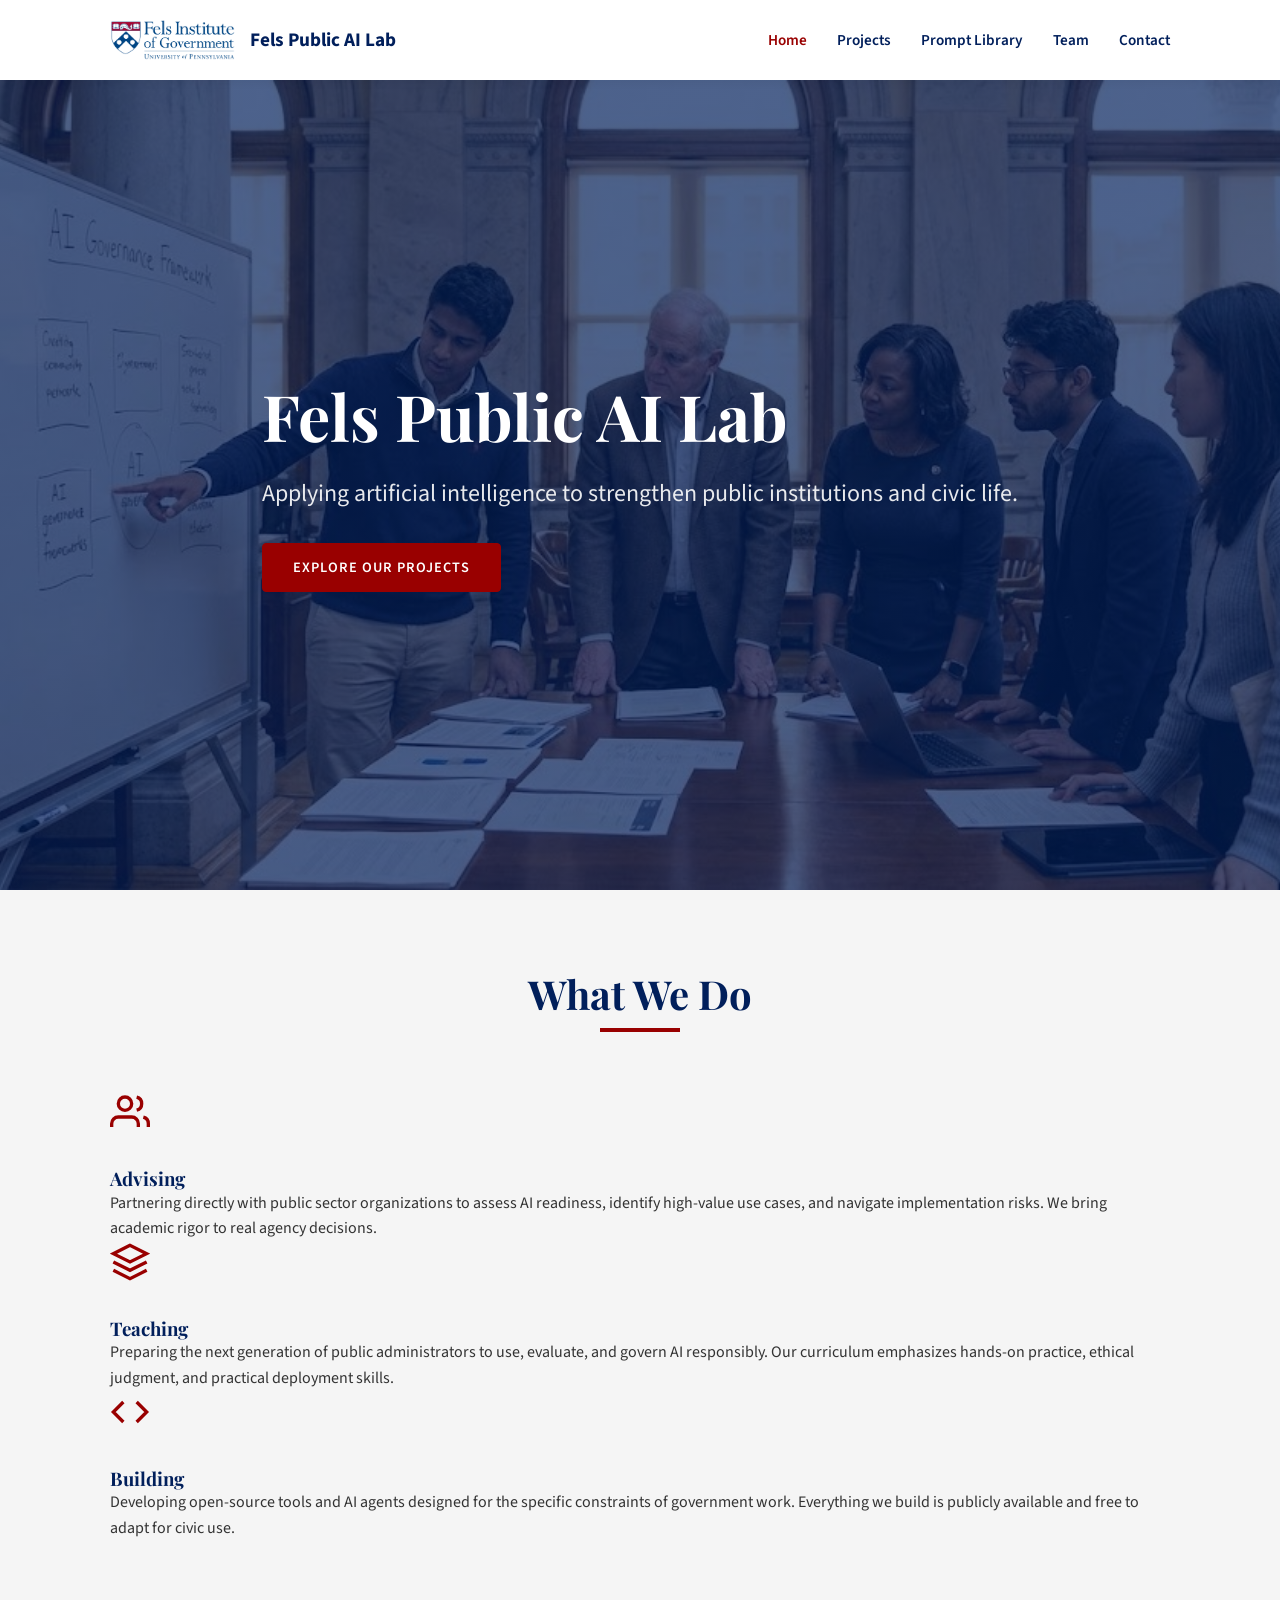
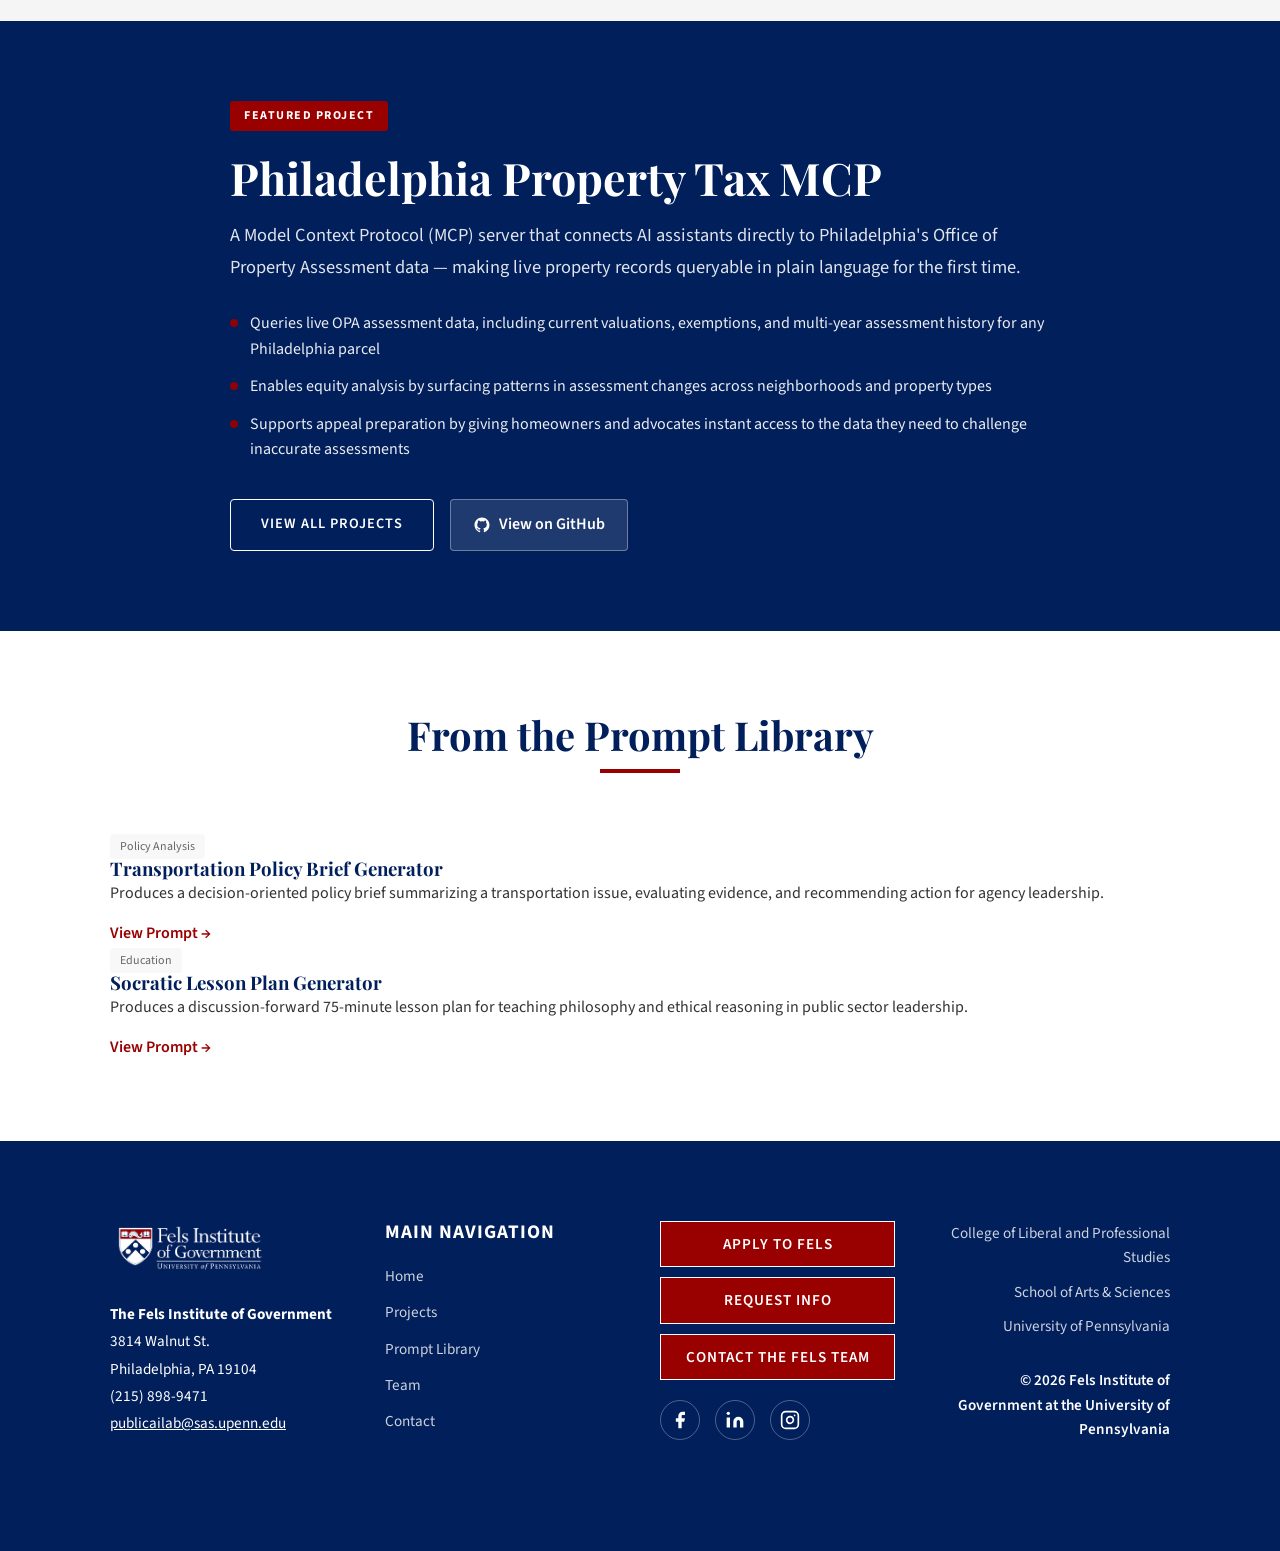
<file: index.html>
<!DOCTYPE html>
<html lang="en">

<head>
    <meta charset="UTF-8">
    <link rel="icon" type="image/x-icon" href="/Upenn.ico">
    <meta name="viewport" content="width=device-width, initial-scale=1.0">
    <title>Fels Public AI Lab | University of Pennsylvania</title>
    <meta name="description"
        content="Applying artificial intelligence to strengthen public institutions and civic life at the Fels Institute of Government.">
    <meta property="og:image" content="https://fels-public-ai-lab.github.io/Photos/og-image.png">
    <meta property="og:image:secure_url" content="https://fels-public-ai-lab.github.io/Photos/og-image.png">
    <meta name="twitter:card" content="summary_large_image">
    <meta name="twitter:image" content="https://fels-public-ai-lab.github.io/Photos/og-image.png">
    <link rel="stylesheet" href="styles.css">
    <style>
        .hero {
            position: relative;
            height: 90vh;
            min-height: 600px;
            display: flex;
            align-items: center;
            color: var(--white);
            background: linear-gradient(rgba(1, 31, 91, 0.7), rgba(1, 31, 91, 0.7)), url('Photos/Hero%20Image.jpg') center/cover no-repeat;
        }

        .hero-content {
            max-width: 800px;
        }

        .hero h1 {
            font-size: 4rem;
            color: var(--white);
            margin-bottom: 20px;
        }

        .hero p {
            font-size: 1.5rem;
            margin-bottom: 30px;
            opacity: 0.9;
        }

        .what-we-do {
            background-color: var(--light-gray);
        }

        .section-header {
            text-align: center;
            margin-bottom: 60px;
        }

        .section-header h2 {
            font-size: 2.5rem;
            margin-bottom: 10px;
        }

        .section-header .divider {
            width: 80px;
            height: 4px;
            background: var(--penn-red);
            margin: 0 auto;
        }

        .featured-project {
            background: var(--penn-blue);
            color: var(--white);
            padding: 80px 0;
        }

        .featured-project h2 {
            color: var(--white);
            font-size: 2.8rem;
            margin-bottom: 16px;
        }

        .featured-project-inner {
            max-width: 820px;
            margin: 0 auto;
        }

        .featured-eyebrow {
            display: inline-block;
            background: var(--penn-red);
            color: white;
            font-size: 0.75rem;
            font-weight: 700;
            text-transform: uppercase;
            letter-spacing: 1.5px;
            padding: 5px 14px;
            border-radius: 3px;
            margin-bottom: 20px;
        }

        .featured-subtitle {
            font-size: 1.15rem;
            opacity: 0.88;
            margin-bottom: 28px;
            line-height: 1.7;
        }

        .featured-bullets {
            list-style: none;
            padding: 0;
            margin: 0 0 36px;
            display: flex;
            flex-direction: column;
            gap: 12px;
        }

        .featured-bullets li {
            display: flex;
            align-items: flex-start;
            gap: 12px;
            font-size: 1rem;
            opacity: 0.92;
            line-height: 1.6;
        }

        .featured-bullets li::before {
            content: '';
            width: 8px;
            height: 8px;
            min-width: 8px;
            border-radius: 50%;
            background: var(--penn-red);
            margin-top: 8px;
        }

        .featured-actions {
            display: flex;
            gap: 16px;
            flex-wrap: wrap;
        }

        .btn-github {
            display: inline-flex;
            align-items: center;
            gap: 8px;
            background: rgba(255,255,255,0.12);
            color: white;
            border: 1px solid rgba(255,255,255,0.35);
            padding: 12px 22px;
            border-radius: 4px;
            font-weight: 600;
            text-decoration: none;
            transition: background 0.2s;
        }

        .btn-github:hover {
            background: rgba(255,255,255,0.22);
        }

        .btn-github svg {
            fill: white;
        }

        @media (max-width: 768px) {
            .hero h1 {
                font-size: 3rem;
            }

            .hero p {
                font-size: 1.2rem;
            }

            .featured-project h2 {
                font-size: 2rem;
            }
        }
    </style>
</head>

<body class="fade-in">

    <header>
        <div class="container">
            <nav>
                <a href="index.html" class="logo">
                    <img src="Photos/Fels_Logo_White_Background.png" alt="Fels Logo">
                    <span>Fels Public AI Lab</span>
                </a>
                <div class="nav-links">
                    <a href="index.html" class="active">Home</a>
                    <a href="projects.html">Projects</a>
                    <a href="prompts.html">Prompt Library</a>
                    <a href="team.html">Team</a>
                    <a href="contact.html">Contact</a>
                </div>
                <div class="menu-toggle">
                    <span></span>
                    <span></span>
                    <span></span>
                </div>
            </nav>
        </div>
    </header>

    <main>
        <section class="hero">
            <div class="container">
                <div class="hero-content">
                    <h1>Fels Public AI Lab</h1>
                    <p>Applying artificial intelligence to strengthen public institutions and civic life.</p>
                    <a href="projects.html" class="btn btn-penn-red">Explore Our Projects</a>
                </div>
            </div>
        </section>

        <section class="what-we-do">
            <div class="container">
                <div class="section-header">
                    <h2>What We Do</h2>
                    <div class="divider"></div>
                </div>
                <div class="grid" style="grid-template-columns: repeat(auto-fit, minmax(300px, 1fr));">
                    <div class="card">
                        <div style="color: var(--penn-red); font-size: 2rem; margin-bottom: 20px;">
                            <svg width="40" height="40" viewBox="0 0 24 24" fill="none" stroke="currentColor"
                                stroke-width="2">
                                <path d="M17 21v-2a4 4 0 0 0-4-4H5a4 4 0 0 0-4 4v2"></path>
                                <circle cx="9" cy="7" r="4"></circle>
                                <path d="M23 21v-2a4 4 0 0 0-3-3.87"></path>
                                <path d="M16 3.13a4 4 0 0 1 0 7.75"></path>
                            </svg>
                        </div>
                        <h3>Advising</h3>
                        <p>Partnering directly with public sector organizations to assess AI readiness, identify high-value use cases, and navigate implementation risks. We bring academic rigor to real agency decisions.</p>
                    </div>
                    <div class="card">
                        <div style="color: var(--penn-red); font-size: 2rem; margin-bottom: 20px;">
                            <svg width="40" height="40" viewBox="0 0 24 24" fill="none" stroke="currentColor"
                                stroke-width="2">
                                <path d="M12 2L2 7l10 5 10-5-10-5z"></path>
                                <path d="M2 17l10 5 10-5"></path>
                                <path d="M2 12l10 5 10-5"></path>
                            </svg>
                        </div>
                        <h3>Teaching</h3>
                        <p>Preparing the next generation of public administrators to use, evaluate, and govern AI responsibly. Our curriculum emphasizes hands-on practice, ethical judgment, and practical deployment skills.</p>
                    </div>
                    <div class="card">
                        <div style="color: var(--penn-red); font-size: 2rem; margin-bottom: 20px;">
                            <svg width="40" height="40" viewBox="0 0 24 24" fill="none" stroke="currentColor"
                                stroke-width="2">
                                <polyline points="16 18 22 12 16 6"></polyline>
                                <polyline points="8 6 2 12 8 18"></polyline>
                            </svg>
                        </div>
                        <h3>Building</h3>
                        <p>Developing open-source tools and AI agents designed for the specific constraints of government work. Everything we build is publicly available and free to adapt for civic use.</p>
                    </div>
                </div>
            </div>
        </section>

        <section class="featured-project">
            <div class="container">
                <div class="featured-project-inner">
                    <span class="featured-eyebrow">Featured Project</span>
                    <h2>Philadelphia Property Tax MCP</h2>
                    <p class="featured-subtitle">A Model Context Protocol (MCP) server that connects AI assistants directly to Philadelphia's Office of Property Assessment data — making live property records queryable in plain language for the first time.</p>
                    <ul class="featured-bullets">
                        <li>Queries live OPA assessment data, including current valuations, exemptions, and multi-year assessment history for any Philadelphia parcel</li>
                        <li>Enables equity analysis by surfacing patterns in assessment changes across neighborhoods and property types</li>
                        <li>Supports appeal preparation by giving homeowners and advocates instant access to the data they need to challenge inaccurate assessments</li>
                    </ul>
                    <div class="featured-actions">
                        <a href="projects.html" class="btn btn-outline">View All Projects</a>
                        <a href="https://github.com/Fels-Public-AI-Lab/MCP/tree/main/philadelphia-property-tax-MCP" target="_blank" class="btn-github" aria-label="View source on GitHub">
                            <svg width="18" height="18" viewBox="0 0 24 24" aria-hidden="true"><path d="M12 2C6.477 2 2 6.484 2 12.017c0 4.425 2.865 8.18 6.839 9.504.5.092.682-.217.682-.483 0-.237-.008-.868-.013-1.703-2.782.605-3.369-1.343-3.369-1.343-.454-1.158-1.11-1.466-1.11-1.466-.908-.62.069-.608.069-.608 1.003.07 1.531 1.032 1.531 1.032.892 1.53 2.341 1.088 2.91.832.092-.647.35-1.088.636-1.338-2.22-.253-4.555-1.113-4.555-4.951 0-1.093.39-1.988 1.029-2.688-.103-.253-.446-1.272.098-2.65 0 0 .84-.27 2.75 1.026A9.564 9.564 0 0 1 12 6.844a9.59 9.59 0 0 1 2.504.337c1.909-1.296 2.747-1.027 2.747-1.027.546 1.379.202 2.398.1 2.651.64.7 1.028 1.595 1.028 2.688 0 3.848-2.339 4.695-4.566 4.943.359.309.678.92.678 1.855 0 1.338-.012 2.419-.012 2.747 0 .268.18.58.688.482A10.02 10.02 0 0 0 22 12.017C22 6.484 17.522 2 12 2z"/></svg>
                            View on GitHub
                        </a>
                    </div>
                </div>
            </div>
        </section>

        <section>
            <div class="container">
                <div class="section-header">
                    <h2>From the Prompt Library</h2>
                    <div class="divider"></div>
                </div>
                <div class="grid" style="grid-template-columns: repeat(auto-fit, minmax(400px, 1fr));">
                    <div class="card">
                        <span class="card-tag">Policy Analysis</span>
                        <h3>Transportation Policy Brief Generator</h3>
                        <p>Produces a decision-oriented policy brief summarizing a transportation issue, evaluating
                            evidence, and recommending action for agency leadership.</p>
                        <a href="prompts.html"
                            style="color: var(--penn-red); font-weight: 600; margin-top: 15px; display: inline-block;">View
                            Prompt &rarr;</a>
                    </div>
                    <div class="card">
                        <span class="card-tag">Education</span>
                        <h3>Socratic Lesson Plan Generator</h3>
                        <p>Produces a discussion-forward 75-minute lesson plan for teaching philosophy and ethical
                            reasoning in public sector leadership.</p>
                        <a href="prompts.html"
                            style="color: var(--penn-red); font-weight: 600; margin-top: 15px; display: inline-block;">View
                            Prompt &rarr;</a>
                    </div>
                </div>
            </div>
        </section>
    </main>

    <footer>
        <div class="container">
            <div class="footer-cols">
                <!-- Col 1: Logo & Address -->
                <div class="footer-col">
                    <div class="footer-logo">
                        <a href="index.html"><img src="Photos/Fels_Logo_Blue_Background.png"
                                alt="Fels Institute of Government"></a>
                    </div>
                    <div class="footer-address">
                        <p><strong>The Fels Institute of Government</strong><br>
                            3814 Walnut St.<br>
                            Philadelphia, PA 19104<br>
                            (215) 898-9471<br>
                            <a href="mailto:publicailab@sas.upenn.edu">publicailab@sas.upenn.edu</a>
                        </p>
                    </div>
                </div>

                <!-- Col 2: Navigation -->
                <div class="footer-nav-col">
                    <h2>Main Navigation</h2>
                    <ul>
                        <li><a href="index.html">Home</a></li>
                        <li><a href="projects.html">Projects</a></li>
                        <li><a href="prompts.html">Prompt Library</a></li>
                        <li><a href="team.html">Team</a></li>
                        <li><a href="contact.html">Contact</a></li>
                    </ul>
                </div>

                <!-- Col 3: Links & Social -->
                <div class="footer-col">
                    <a href="https://www.fels.upenn.edu/admissions" class="white-link-box">Apply to Fels</a>
                    <a href="https://www.fels.upenn.edu/rfi" class="white-link-box">Request Info</a>
                    <a href="https://www.fels.upenn.edu/people-fels" class="white-link-box">Contact the Fels Team</a>
                    <div class="footer-social-row">
                        <a href="https://www.facebook.com/PennFels" target="_blank" aria-label="Facebook">
                            <svg width="20" height="20" viewBox="0 0 24 24" fill="white">
                                <path d="M18 2h-3a5 5 0 0 0-5 5v3H7v4h3v8h4v-8h3l1-4h-4V7a1 1 0 0 1 1-1h3z"></path>
                            </svg>
                        </a>
                        <a href="https://www.linkedin.com/school/fels-institute" target="_blank" aria-label="LinkedIn">
                            <svg width="20" height="20" viewBox="0 0 24 24" fill="white">
                                <path
                                    d="M16 8a6 6 0 0 1 6 6v7h-4v-7a2 2 0 0 0-2-2 2 2 0 0 0-2 2v7h-4v-7a6 6 0 0 1 6-6z">
                                </path>
                                <rect x="2" y="9" width="4" height="12"></rect>
                                <circle cx="4" cy="4" r="2"></circle>
                            </svg>
                        </a>
                        <a href="https://www.instagram.com/pennfels/" target="_blank" aria-label="Instagram">
                            <svg width="20" height="20" viewBox="0 0 24 24" fill="none" stroke="white" stroke-width="2"
                                stroke-linecap="round" stroke-linejoin="round">
                                <rect x="2" y="2" width="20" height="20" rx="5" ry="5"></rect>
                                <path d="M16 11.37A4 4 0 1 1 12.63 8 4 4 0 0 1 16 11.37z"></path>
                                <line x1="17.5" y1="6.5" x2="17.51" y2="6.5"></line>
                            </svg>
                        </a>
                    </div>
                </div>

                <!-- Col 4: University Links -->
                <div class="footer-col bottom-utility">
                    <p><a href="https://www.lps.upenn.edu/">College of Liberal and Professional Studies</a></p>
                    <p><a href="https://www.sas.upenn.edu/">School of Arts & Sciences</a></p>
                    <p><a href="https://www.upenn.edu/">University of Pennsylvania</a></p>
                    <p class="copyright-footer">© <span id="year"></span> Fels Institute of Government at the University
                        of Pennsylvania</p>
                </div>
            </div>
        </div>
    </footer>

    <script src="main.js"></script>
</body>

</html>
</file>
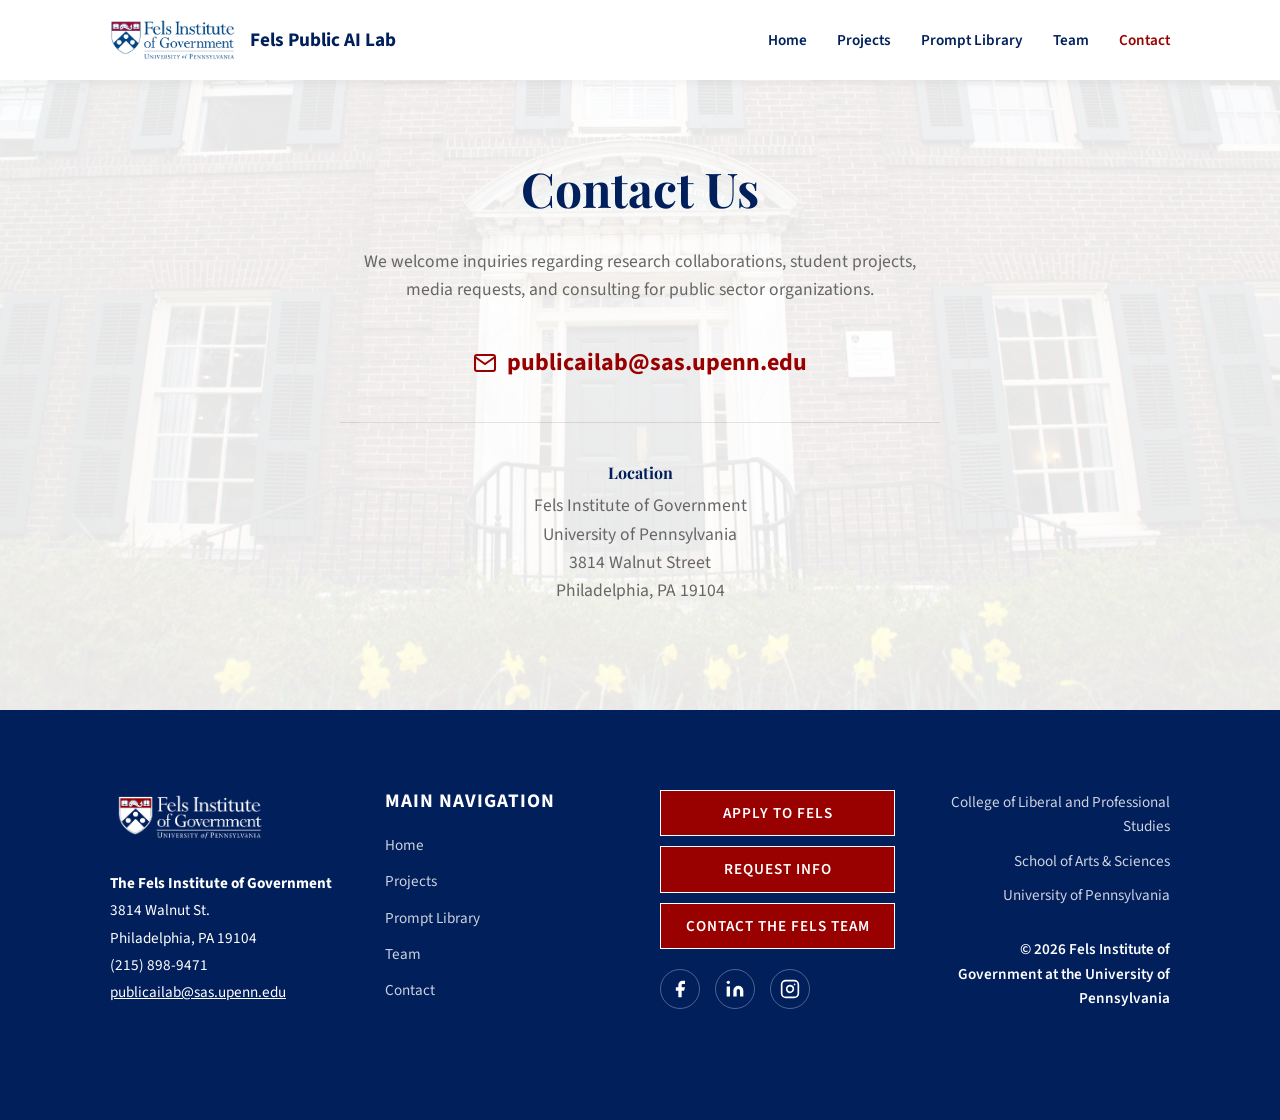
<file: contact.html>
<!DOCTYPE html>
<html lang="en">

<head>
    <meta charset="UTF-8">
    <link rel="icon" type="image/x-icon" href="/Upenn.ico">
    <meta name="viewport" content="width=device-width, initial-scale=1.0">
    <title>Contact | Fels Public AI Lab</title>
    <meta property="og:image" content="https://fels-public-ai-lab.github.io/Photos/og-image.png">
    <meta property="og:image:secure_url" content="https://fels-public-ai-lab.github.io/Photos/og-image.png">
    <meta name="twitter:card" content="summary_large_image">
    <meta name="twitter:image" content="https://fels-public-ai-lab.github.io/Photos/og-image.png">
    <link rel="stylesheet" href="styles.css">
    <style>
        .contact-layout {
            display: grid;
            grid-template-columns: 1fr 1fr;
            gap: 80px;
            align-items: start;
        }

        .contact-info h1 {
            font-size: 3rem;
            margin-bottom: 30px;
        }

        .contact-info p {
            font-size: 1.1rem;
            margin-bottom: 25px;
            color: var(--text-muted);
        }

        .email-display {
            font-size: 1.5rem;
            color: var(--penn-red);
            font-weight: 700;
            display: flex;
            align-items: center;
            gap: 10px;
            margin: 40px 0;
        }

        .form-placeholder {
            background: var(--light-gray);
            border-radius: 8px;
            padding: 40px;
            text-align: center;
            border: 2px dashed #ccc;
        }

        @media (max-width: 768px) {
            .contact-layout {
                grid-template-columns: 1fr;
                gap: 40px;
            }
        }
    </style>
</head>

<body class="fade-in">

    <header>
        <div class="container">
            <nav>
                <a href="index.html" class="logo">
                    <img src="Photos/Fels_Logo_White_Background.png" alt="Fels Logo">
                    <span>Fels Public AI Lab</span>
                </a>
                <div class="nav-links">
                    <a href="index.html">Home</a>
                    <a href="projects.html">Projects</a>
                    <a href="prompts.html">Prompt Library</a>
                    <a href="team.html">Team</a>
                    <a href="contact.html" class="active">Contact</a>
                </div>
                <div class="menu-toggle">
                    <span></span>
                    <span></span>
                    <span></span>
                </div>
            </nav>
        </div>
    </header>

    <main>
        <section
            style="background: linear-gradient(rgba(255,255,255,0.9), rgba(255,255,255,0.9)), url('Photos/Fels_Front.jpg') center/cover no-repeat;">
            <div class="container">
                <div class="contact-info" style="max-width: 600px; margin: 0 auto; text-align: center;">
                    <h1>Contact Us</h1>
                    <p>We welcome inquiries regarding research collaborations, student projects, media requests, and
                        consulting for public sector organizations.</p>

                    <div class="email-display" style="justify-content: center;">
                        <svg width="24" height="24" viewBox="0 0 24 24" fill="none" stroke="currentColor"
                            stroke-width="2">
                            <path d="M4 4h16c1.1 0 2 .9 2 2v12c0 1.1-.9 2-2 2H4c-1.1 0-2-.9-2-2V6c0-1.1.9-2 2-2z">
                            </path>
                            <polyline points="22,6 12,13 2,6"></polyline>
                        </svg>
                        <a href="mailto:publicailab@sas.upenn.edu">publicailab@sas.upenn.edu</a>
                    </div>

                    <div style="margin-top: 40px; border-top: 1px solid rgba(0,0,0,0.1); padding-top: 40px;">
                        <h4 style="margin-bottom: 10px;">Location</h4>
                        <p>Fels Institute of Government<br>
                            University of Pennsylvania<br>
                            3814 Walnut Street<br>
                            Philadelphia, PA 19104</p>
                    </div>
                </div>
            </div>
        </section>
    </main>

    <footer>
        <div class="container">
            <div class="footer-cols">
                <!-- Col 1: Logo & Address -->
                <div class="footer-col">
                    <div class="footer-logo">
                        <a href="index.html"><img src="Photos/Fels_Logo_Blue_Background.png"
                                alt="Fels Institute of Government"></a>
                    </div>
                    <div class="footer-address">
                        <p><strong>The Fels Institute of Government</strong><br>
                            3814 Walnut St.<br>
                            Philadelphia, PA 19104<br>
                            (215) 898-9471<br>
                            <a href="mailto:publicailab@sas.upenn.edu">publicailab@sas.upenn.edu</a>
                        </p>
                    </div>
                </div>

                <!-- Col 2: Navigation -->
                <div class="footer-nav-col">
                    <h2>Main Navigation</h2>
                    <ul>
                        <li><a href="index.html">Home</a></li>
                        <li><a href="projects.html">Projects</a></li>
                        <li><a href="prompts.html">Prompt Library</a></li>
                        <li><a href="team.html">Team</a></li>
                        <li><a href="contact.html">Contact</a></li>
                    </ul>
                </div>

                <!-- Col 3: Links & Social -->
                <div class="footer-col">
                    <a href="https://www.fels.upenn.edu/admissions" class="white-link-box">Apply to Fels</a>
                    <a href="https://www.fels.upenn.edu/rfi" class="white-link-box">Request Info</a>
                    <a href="https://www.fels.upenn.edu/people-fels" class="white-link-box">Contact the Fels Team</a>
                    <div class="footer-social-row">
                        <a href="https://www.facebook.com/PennFels" target="_blank" aria-label="Facebook">
                            <svg width="20" height="20" viewBox="0 0 24 24" fill="white">
                                <path d="M18 2h-3a5 5 0 0 0-5 5v3H7v4h3v8h4v-8h3l1-4h-4V7a1 1 0 0 1 1-1h3z"></path>
                            </svg>
                        </a>
                        <a href="https://www.linkedin.com/school/fels-institute" target="_blank" aria-label="LinkedIn">
                            <svg width="20" height="20" viewBox="0 0 24 24" fill="white">
                                <path
                                    d="M16 8a6 6 0 0 1 6 6v7h-4v-7a2 2 0 0 0-2-2 2 2 0 0 0-2 2v7h-4v-7a6 6 0 0 1 6-6z">
                                </path>
                                <rect x="2" y="9" width="4" height="12"></rect>
                                <circle cx="4" cy="4" r="2"></circle>
                            </svg>
                        </a>
                        <a href="https://www.instagram.com/pennfels/" target="_blank" aria-label="Instagram">
                            <svg width="20" height="20" viewBox="0 0 24 24" fill="none" stroke="white" stroke-width="2"
                                stroke-linecap="round" stroke-linejoin="round">
                                <rect x="2" y="2" width="20" height="20" rx="5" ry="5"></rect>
                                <path d="M16 11.37A4 4 0 1 1 12.63 8 4 4 0 0 1 16 11.37z"></path>
                                <line x1="17.5" y1="6.5" x2="17.51" y2="6.5"></line>
                            </svg>
                        </a>
                    </div>
                </div>

                <!-- Col 4: University Links -->
                <div class="footer-col bottom-utility">
                    <p><a href="https://www.lps.upenn.edu/">College of Liberal and Professional Studies</a></p>
                    <p><a href="https://www.sas.upenn.edu/">School of Arts & Sciences</a></p>
                    <p><a href="https://www.upenn.edu/">University of Pennsylvania</a></p>
                    <p class="copyright-footer">© <span id="year"></span> Fels Institute of Government at the University
                        of Pennsylvania</p>
                </div>
            </div>
        </div>
    </footer>

    <script src="main.js"></script>
</body>

</html>
</file>
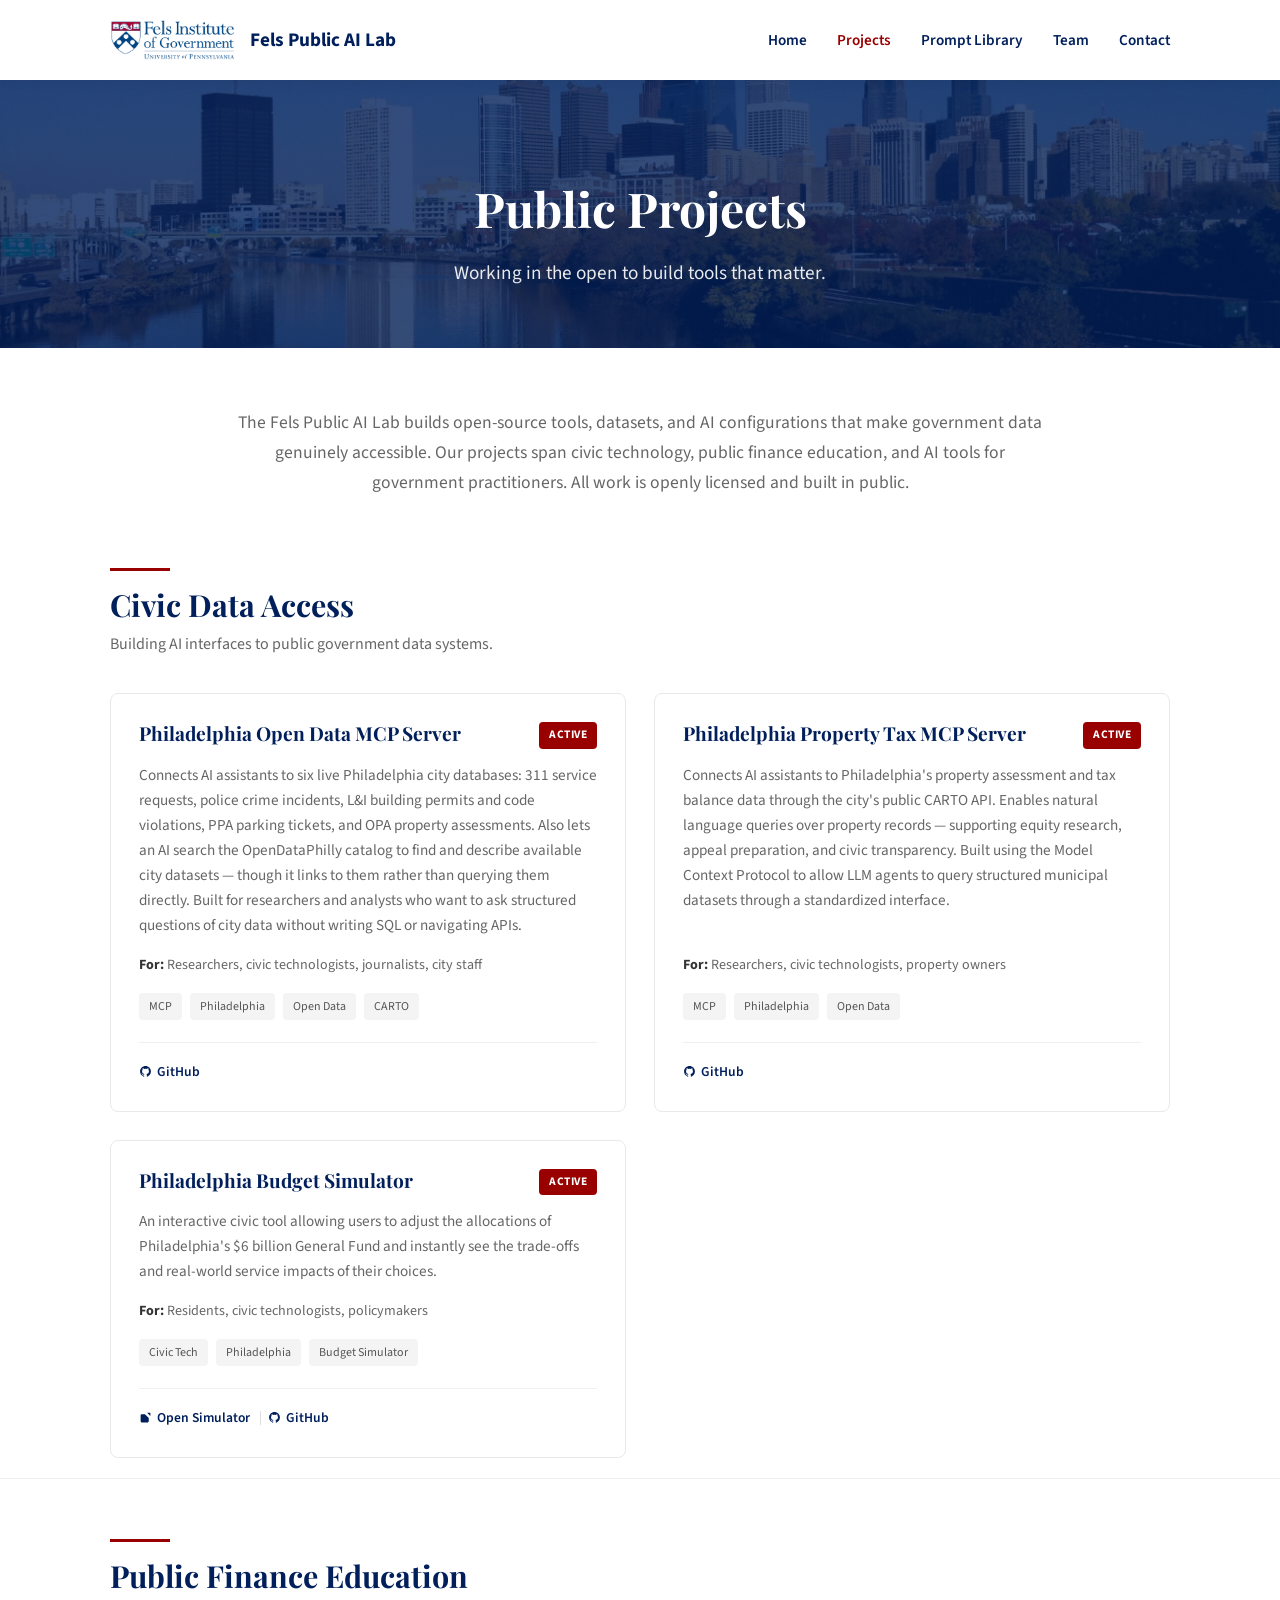
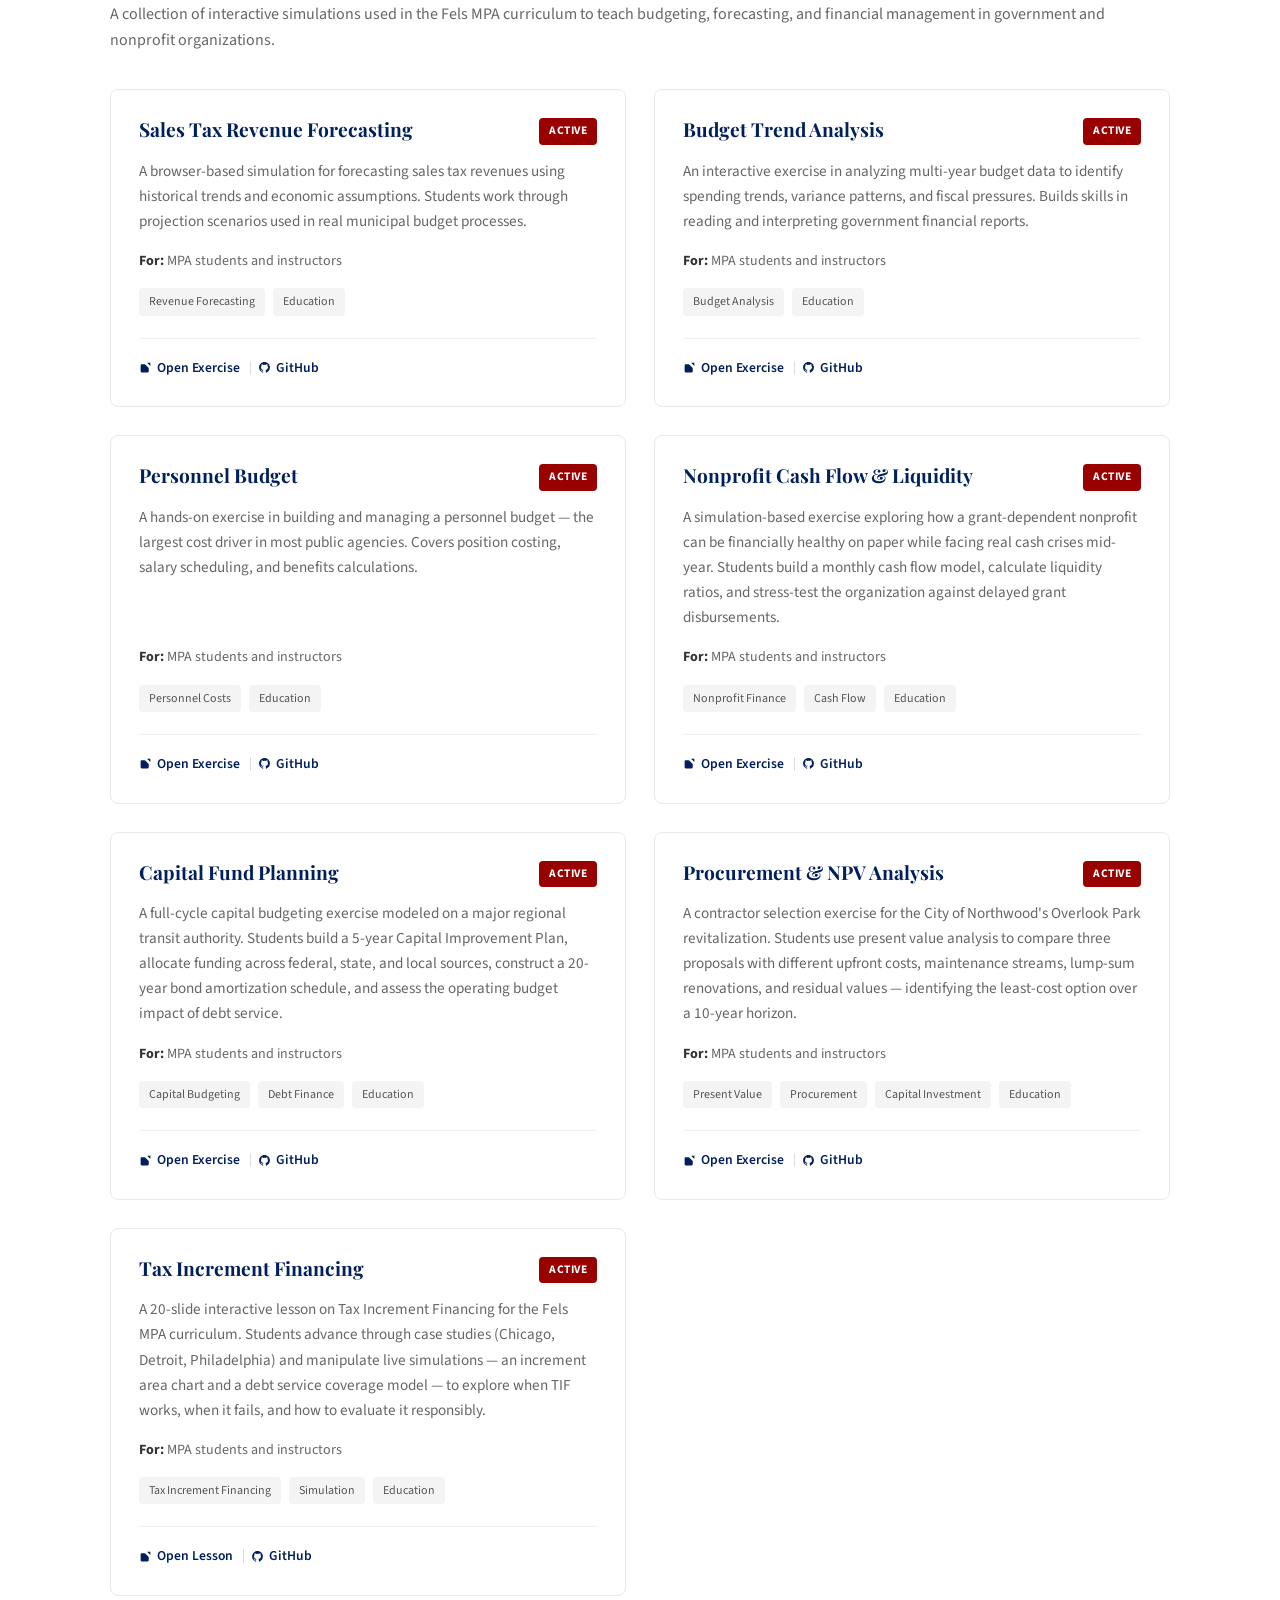
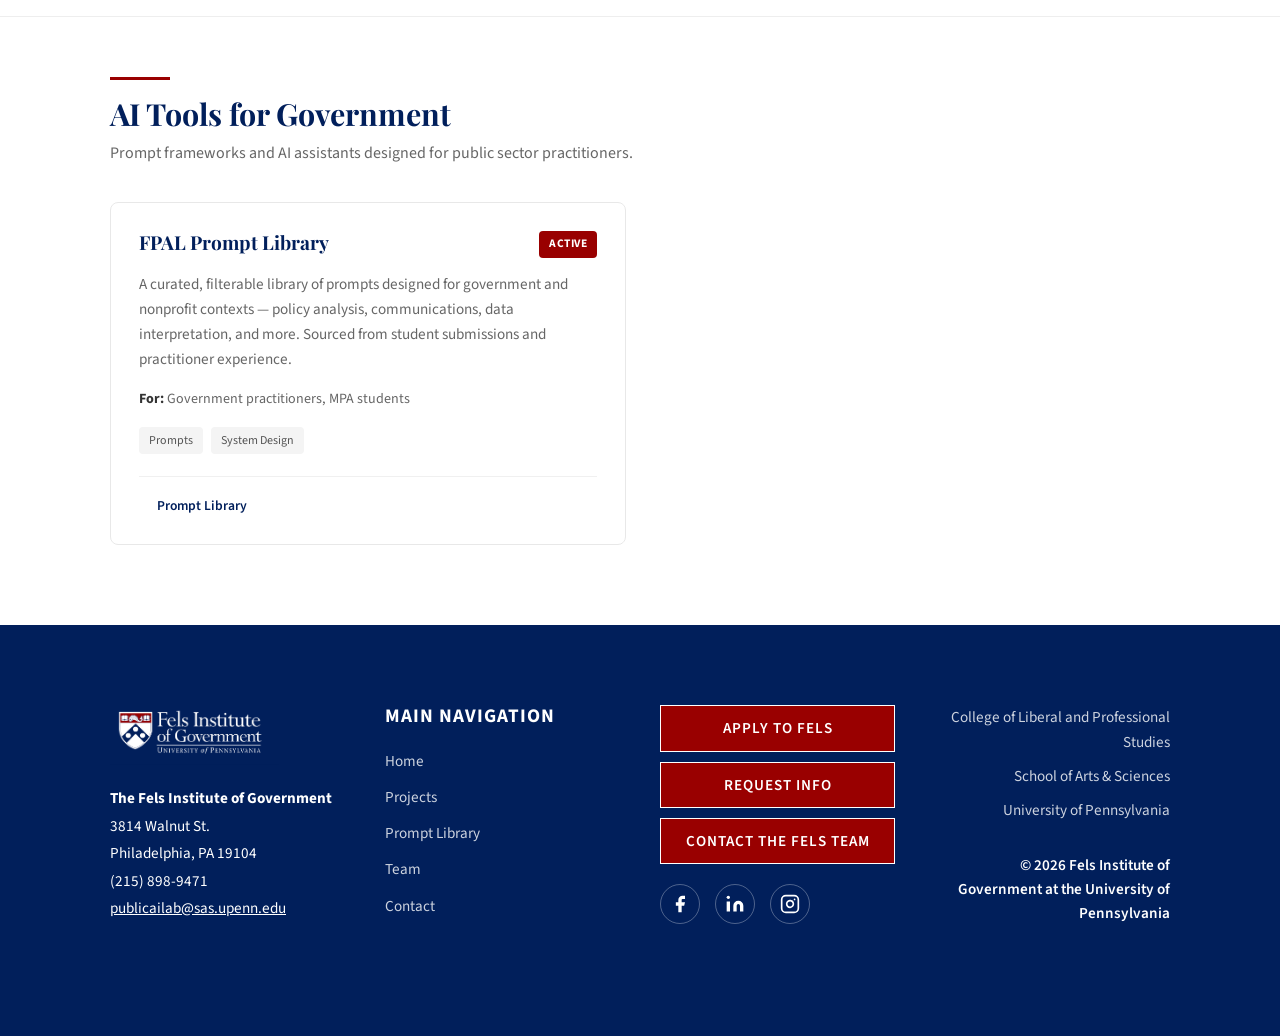
<file: projects.html>
<!DOCTYPE html>
<html lang="en">

<head>
    <meta charset="UTF-8">
    <link rel="icon" type="image/x-icon" href="/Upenn.ico">
    <meta name="viewport" content="width=device-width, initial-scale=1.0">
    <title>Projects | Fels Public AI Lab</title>
    <meta property="og:image" content="https://fels-public-ai-lab.github.io/Photos/og-image.png">
    <meta property="og:image:secure_url" content="https://fels-public-ai-lab.github.io/Photos/og-image.png">
    <meta name="twitter:card" content="summary_large_image">
    <meta name="twitter:image" content="https://fels-public-ai-lab.github.io/Photos/og-image.png">
    <link rel="stylesheet" href="styles.css">
    <style>
        /* Page Header */
        .page-header {
            background: linear-gradient(rgba(1, 31, 91, 0.8), rgba(1, 31, 91, 0.8)), url('Photos/Philadelphia_Skyline.jpg') center/cover no-repeat;
            color: var(--white);
            padding: 100px 0 60px;
            text-align: center;
        }

        .page-header h1 {
            color: var(--white);
            font-size: 3rem;
            margin-bottom: 20px;
        }

        .page-header p {
            max-width: 700px;
            margin: 0 auto;
            font-size: 1.2rem;
            opacity: 0.9;
        }

        /* Intro paragraph */
        .projects-intro {
            padding: 60px 0 10px;
            text-align: center;
        }

        .projects-intro p {
            max-width: 820px;
            margin: 0 auto;
            color: var(--text-muted);
            font-size: 1.1rem;
            line-height: 1.7;
        }

        /* Research area sections */
        .research-area {
            padding: 60px 0 20px;
        }

        .research-area+.research-area {
            border-top: 1px solid #eee;
        }

        .research-area-header {
            margin-bottom: 12px;
        }

        .research-area-header h2 {
            font-size: 1.9rem;
            color: var(--penn-blue);
            margin-bottom: 8px;
        }

        .research-area-header p {
            color: var(--text-muted);
            font-size: 1rem;
            margin-bottom: 36px;
        }

        .divider-accent {
            width: 60px;
            height: 3px;
            background: var(--penn-red);
            margin-bottom: 16px;
        }

        /* Project card grid */
        .project-grid {
            display: grid;
            grid-template-columns: repeat(2, 1fr);
            gap: 28px;
        }

        @media (max-width: 768px) {
            .project-grid {
                grid-template-columns: 1fr;
            }
        }

        /* Project card */
        .project-card {
            background: var(--white);
            border: 1px solid #e8e8e8;
            border-radius: 8px;
            padding: 28px;
            display: flex;
            flex-direction: column;
            transition: transform 0.3s, box-shadow 0.3s;
        }

        .project-card:hover {
            transform: translateY(-4px);
            box-shadow: 0 10px 30px rgba(0, 0, 0, 0.08);
        }

        .project-card-top {
            display: flex;
            align-items: flex-start;
            justify-content: space-between;
            gap: 12px;
            margin-bottom: 14px;
        }

        .project-title {
            font-size: 1.2rem;
            color: var(--penn-blue);
            margin: 0;
            transition: color var(--transition-speed);
        }

        .project-card:hover .project-title {
            color: var(--penn-red);
        }

        /* Status badges */
        .status-badge {
            display: inline-block;
            font-size: 0.72rem;
            font-weight: 700;
            text-transform: uppercase;
            letter-spacing: 0.5px;
            padding: 4px 10px;
            border-radius: 4px;
            white-space: nowrap;
            flex-shrink: 0;
        }

        .status-active {
            background: var(--penn-red);
            color: var(--white);
        }

        .status-in-development {
            background: #b45c00;
            color: var(--white);
        }

        .status-coming-soon {
            background: #e8e8e8;
            color: #444;
        }

        /* Card body */
        .project-desc {
            color: var(--text-muted);
            font-size: 0.95rem;
            line-height: 1.65;
            margin-bottom: 16px;
            flex-grow: 1;
        }

        .project-audience {
            font-size: 0.88rem;
            color: var(--text-muted);
            margin-bottom: 16px;
        }

        .project-audience strong {
            color: var(--text-dark);
        }

        /* Tag chips */
        .project-tags {
            display: flex;
            flex-wrap: wrap;
            gap: 8px;
            margin-bottom: 22px;
        }

        .project-tag {
            font-size: 0.75rem;
            background: #f4f4f4;
            color: #555;
            padding: 4px 10px;
            border-radius: 4px;
        }

        /* Action links */
        .project-links {
            display: flex;
            flex-wrap: wrap;
            gap: 10px;
            padding-top: 18px;
            border-top: 1px solid #f0f0f0;
            margin-top: auto;
        }

        .project-link {
            font-size: 0.85rem;
            font-weight: 600;
            color: var(--penn-blue);
            display: inline-flex;
            align-items: center;
            gap: 5px;
            transition: color var(--transition-speed);
        }

        .project-link:hover {
            color: var(--penn-red);
        }

        .project-link svg {
            width: 13px;
            height: 13px;
            fill: currentColor;
            flex-shrink: 0;
        }

        .project-link+.project-link::before {
            content: "";
            display: inline-block;
            width: 1px;
            height: 14px;
            background: #ddd;
            margin-right: 2px;
        }

        /* Two-tier link layout */
        .project-links-primary {
            margin-bottom: 12px;
        }

        .project-link-cta {
            display: inline-flex;
            align-items: center;
            gap: 6px;
            background: var(--penn-blue);
            color: var(--white);
            font-size: 0.85rem;
            font-weight: 600;
            padding: 8px 16px;
            border-radius: 4px;
            transition: background var(--transition-speed);
        }

        .project-link-cta:hover {
            background: var(--penn-red);
            color: var(--white);
        }

        .project-link-cta svg {
            width: 13px;
            height: 13px;
            fill: currentColor;
            flex-shrink: 0;
        }

        .project-links-secondary {
            display: flex;
            flex-wrap: wrap;
            gap: 8px 14px;
        }

        .project-link-secondary {
            font-size: 0.8rem;
            color: var(--text-muted);
            display: inline-flex;
            align-items: center;
            gap: 4px;
            transition: color var(--transition-speed);
        }

        .project-link-secondary:hover {
            color: var(--penn-red);
        }

        .project-link-secondary svg {
            width: 11px;
            height: 11px;
            fill: currentColor;
            flex-shrink: 0;
        }
    </style>
</head>

<body class="fade-in">

    <header>
        <div class="container">
            <nav>
                <a href="index.html" class="logo">
                    <img src="Photos/Fels_Logo_White_Background.png" alt="Fels Logo">
                    <span>Fels Public AI Lab</span>
                </a>
                <div class="nav-links">
                    <a href="index.html">Home</a>
                    <a href="projects.html" class="active">Projects</a>
                    <a href="prompts.html">Prompt Library</a>
                    <a href="team.html">Team</a>
                    <a href="contact.html">Contact</a>
                </div>
                <div class="menu-toggle">
                    <span></span>
                    <span></span>
                    <span></span>
                </div>
            </nav>
        </div>
    </header>

    <main>
        <section class="page-header">
            <div class="container">
                <h1>Public Projects</h1>
                <p>Working in the open to build tools that matter.</p>
            </div>
        </section>

        <div class="container projects-intro">
            <p>The Fels Public AI Lab builds open-source tools, datasets, and AI configurations that make government
                data genuinely accessible. Our projects span civic technology, public finance education, and AI tools
                for government practitioners. All work is openly licensed and built in public.</p>
        </div>

        <!-- Section 1: Civic Data Access -->
        <section class="research-area">
            <div class="container">
                <div class="research-area-header">
                    <div class="divider-accent"></div>
                    <h2>Civic Data Access</h2>
                    <p>Building AI interfaces to public government data systems.</p>
                </div>
                <div class="project-grid">

                    <div class="project-card">
                        <div class="project-card-top">
                            <h3 class="project-title">Philadelphia Open Data MCP Server</h3>
                            <span class="status-badge status-active">Active</span>
                        </div>
                        <p class="project-desc">Connects AI assistants to six live Philadelphia city databases:
                            311 service requests, police crime incidents, L&amp;I building permits and code
                            violations, PPA parking tickets, and OPA property assessments. Also lets an AI
                            search the OpenDataPhilly catalog to find and describe available city datasets —
                            though it links to them rather than querying them directly. Built for researchers
                            and analysts who want to ask structured questions of city data without writing
                            SQL or navigating APIs.</p>
                        <p class="project-audience"><strong>For:</strong> Researchers, civic technologists,
                            journalists, city staff</p>
                        <div class="project-tags">
                            <span class="project-tag">MCP</span>
                            <span class="project-tag">Philadelphia</span>
                            <span class="project-tag">Open Data</span>
                            <span class="project-tag">CARTO</span>
                        </div>
                        <div class="project-links">
                            <a href="https://github.com/Fels-Public-AI-Lab/MCP/tree/main/philadelphia-open-data"
                                target="_blank" class="project-link">
                                <svg viewBox="0 0 24 24" xmlns="http://www.w3.org/2000/svg">
                                    <path
                                        d="M12 2C6.477 2 2 6.477 2 12c0 4.42 2.865 8.166 6.839 9.489.5.092.682-.217.682-.482 0-.237-.008-.866-.013-1.7-2.782.603-3.369-1.342-3.369-1.342-.454-1.155-1.11-1.462-1.11-1.462-.908-.62.069-.608.069-.608 1.003.07 1.531 1.03 1.531 1.03.892 1.529 2.341 1.087 2.91.832.092-.647.35-1.088.636-1.338-2.22-.253-4.555-1.11-4.555-4.943 0-1.091.39-1.984 1.029-2.683-.103-.253-.446-1.27.098-2.647 0 0 .84-.269 2.75 1.025A9.578 9.578 0 0 1 12 6.836c.85.004 1.705.114 2.504.336 1.909-1.294 2.747-1.025 2.747-1.025.546 1.377.203 2.394.1 2.647.64.699 1.028 1.592 1.028 2.683 0 3.842-2.339 4.687-4.566 4.935.359.309.678.919.678 1.852 0 1.336-.012 2.415-.012 2.741 0 .267.18.578.688.48C19.138 20.163 22 16.418 22 12c0-5.523-4.477-10-10-10z" />
                                </svg>
                                GitHub
                            </a>
                        </div>
                    </div>

                    <div class="project-card">
                        <div class="project-card-top">
                            <h3 class="project-title">Philadelphia Property Tax MCP Server</h3>
                            <span class="status-badge status-active">Active</span>
                        </div>
                        <p class="project-desc">Connects AI assistants to Philadelphia's property assessment and tax
                            balance data through the city's public CARTO API. Enables natural language queries over
                            property records — supporting equity research, appeal preparation, and civic
                            transparency. Built using the Model Context Protocol to allow LLM agents to query structured
                            municipal datasets through a standardized interface.</p>
                        <p class="project-audience"><strong>For:</strong> Researchers, civic technologists, property
                            owners</p>
                        <div class="project-tags">
                            <span class="project-tag">MCP</span>
                            <span class="project-tag">Philadelphia</span>
                            <span class="project-tag">Open Data</span>
                        </div>
                        <div class="project-links">
                            <a href="https://github.com/Fels-Public-AI-Lab/MCP/tree/main/philadelphia-property-tax-MCP"
                                target="_blank" class="project-link">
                                <svg viewBox="0 0 24 24" xmlns="http://www.w3.org/2000/svg">
                                    <path
                                        d="M12 2C6.477 2 2 6.477 2 12c0 4.42 2.865 8.166 6.839 9.489.5.092.682-.217.682-.482 0-.237-.008-.866-.013-1.7-2.782.603-3.369-1.342-3.369-1.342-.454-1.155-1.11-1.462-1.11-1.462-.908-.62.069-.608.069-.608 1.003.07 1.531 1.03 1.531 1.03.892 1.529 2.341 1.087 2.91.832.092-.647.35-1.088.636-1.338-2.22-.253-4.555-1.11-4.555-4.943 0-1.091.39-1.984 1.029-2.683-.103-.253-.446-1.27.098-2.647 0 0 .84-.269 2.75 1.025A9.578 9.578 0 0 1 12 6.836c.85.004 1.705.114 2.504.336 1.909-1.294 2.747-1.025 2.747-1.025.546 1.377.203 2.394.1 2.647.64.699 1.028 1.592 1.028 2.683 0 3.842-2.339 4.687-4.566 4.935.359.309.678.919.678 1.852 0 1.336-.012 2.415-.012 2.741 0 .267.18.578.688.48C19.138 20.163 22 16.418 22 12c0-5.523-4.477-10-10-10z" />
                                </svg>
                                GitHub
                            </a>
                        </div>
                    </div>

                    <div class="project-card">
                        <div class="project-card-top">
                            <h3 class="project-title">Philadelphia Budget Simulator</h3>
                            <span class="status-badge status-active">Active</span>
                        </div>
                        <p class="project-desc">An interactive civic tool allowing users to adjust the allocations of Philadelphia's $6 billion General Fund and instantly see the trade-offs and real-world service impacts of their choices.</p>
                        <p class="project-audience"><strong>For:</strong> Residents, civic technologists, policymakers</p>
                        <div class="project-tags">
                            <span class="project-tag">Civic Tech</span>
                            <span class="project-tag">Philadelphia</span>
                            <span class="project-tag">Budget Simulator</span>
                        </div>
                        <div class="project-links">
                            <a href="tools/philadelphia-budget-simulator.html" class="project-link">
                                <svg viewBox="0 0 24 24" xmlns="http://www.w3.org/2000/svg">
                                    <path d="M18 13v6a2 2 0 0 1-2 2H5a2 2 0 0 1-2-2V8a2 2 0 0 1 2-2h6M15 3h6v6M10 14 21 3" />
                                </svg>
                                Open Simulator
                            </a>
                            <a href="https://github.com/Fels-Public-AI-Lab/fels-public-ai-lab.github.io/blob/main/tools/philadelphia-budget-simulator.html" target="_blank"
                                class="project-link">
                                <svg viewBox="0 0 24 24" xmlns="http://www.w3.org/2000/svg">
                                    <path
                                        d="M12 2C6.477 2 2 6.477 2 12c0 4.42 2.865 8.166 6.839 9.489.5.092.682-.217.682-.482 0-.237-.008-.866-.013-1.7-2.782.603-3.369-1.342-3.369-1.342-.454-1.155-1.11-1.462-1.11-1.462-.908-.62.069-.608.069-.608 1.003.07 1.531 1.03 1.531 1.03.892 1.529 2.341 1.087 2.91.832.092-.647.35-1.088.636-1.338-2.22-.253-4.555-1.11-4.555-4.943 0-1.091.39-1.984 1.029-2.683-.103-.253-.446-1.27.098-2.647 0 0 .84-.269 2.75 1.025A9.578 9.578 0 0 1 12 6.836c.85.004 1.705.114 2.504.336 1.909-1.294 2.747-1.025 2.747-1.025.546 1.377.203 2.394.1 2.647.64.699 1.028 1.592 1.028 2.683 0 3.842-2.339 4.687-4.566 4.935.359.309.678.919.678 1.852 0 1.336-.012 2.415-.012 2.741 0 .267.18.578.688.48C19.138 20.163 22 16.418 22 12c0-5.523-4.477-10-10-10z" />
                                </svg>
                                GitHub
                            </a>
                        </div>
                    </div>

                </div>
            </div>
        </section>

        <!-- Section 2: Public Finance Education -->
        <section class="research-area">
            <div class="container">
                <div class="research-area-header">
                    <div class="divider-accent"></div>
                    <h2>Public Finance Education</h2>
                    <p>A collection of interactive simulations used in the Fels MPA curriculum to teach budgeting,
                        forecasting, and financial management in government and nonprofit organizations.</p>
                </div>
                <div class="project-grid">

                    <div class="project-card">
                        <div class="project-card-top">
                            <h3 class="project-title">Sales Tax Revenue Forecasting</h3>
                            <span class="status-badge status-active">Active</span>
                        </div>
                        <p class="project-desc">A browser-based simulation for forecasting sales tax revenues using
                            historical trends and economic assumptions. Students work through projection scenarios
                            used in real municipal budget processes.</p>
                        <p class="project-audience"><strong>For:</strong> MPA students and instructors</p>
                        <div class="project-tags">
                            <span class="project-tag">Revenue Forecasting</span>
                            <span class="project-tag">Education</span>
                        </div>
                        <div class="project-links">
                            <a href="https://fels-public-ai-lab.github.io/public-finance-exercises/sales-tax-revenue-forecasting/"
                                target="_blank" class="project-link">
                                <svg viewBox="0 0 24 24" xmlns="http://www.w3.org/2000/svg">
                                    <path
                                        d="M18 13v6a2 2 0 0 1-2 2H5a2 2 0 0 1-2-2V8a2 2 0 0 1 2-2h6M15 3h6v6M10 14 21 3" />
                                </svg>
                                Open Exercise
                            </a>
                            <a href="https://github.com/Fels-Public-AI-Lab/public-finance-exercises" target="_blank"
                                class="project-link">
                                <svg viewBox="0 0 24 24" xmlns="http://www.w3.org/2000/svg">
                                    <path
                                        d="M12 2C6.477 2 2 6.477 2 12c0 4.42 2.865 8.166 6.839 9.489.5.092.682-.217.682-.482 0-.237-.008-.866-.013-1.7-2.782.603-3.369-1.342-3.369-1.342-.454-1.155-1.11-1.462-1.11-1.462-.908-.62.069-.608.069-.608 1.003.07 1.531 1.03 1.531 1.03.892 1.529 2.341 1.087 2.91.832.092-.647.35-1.088.636-1.338-2.22-.253-4.555-1.11-4.555-4.943 0-1.091.39-1.984 1.029-2.683-.103-.253-.446-1.27.098-2.647 0 0 .84-.269 2.75 1.025A9.578 9.578 0 0 1 12 6.836c.85.004 1.705.114 2.504.336 1.909-1.294 2.747-1.025 2.747-1.025.546 1.377.203 2.394.1 2.647.64.699 1.028 1.592 1.028 2.683 0 3.842-2.339 4.687-4.566 4.935.359.309.678.919.678 1.852 0 1.336-.012 2.415-.012 2.741 0 .267.18.578.688.48C19.138 20.163 22 16.418 22 12c0-5.523-4.477-10-10-10z" />
                                </svg>
                                GitHub
                            </a>
                        </div>
                    </div>

                    <div class="project-card">
                        <div class="project-card-top">
                            <h3 class="project-title">Budget Trend Analysis</h3>
                            <span class="status-badge status-active">Active</span>
                        </div>
                        <p class="project-desc">An interactive exercise in analyzing multi-year budget data to
                            identify spending trends, variance patterns, and fiscal pressures. Builds skills in
                            reading and interpreting government financial reports.</p>
                        <p class="project-audience"><strong>For:</strong> MPA students and instructors</p>
                        <div class="project-tags">
                            <span class="project-tag">Budget Analysis</span>
                            <span class="project-tag">Education</span>
                        </div>
                        <div class="project-links">
                            <a href="https://fels-public-ai-lab.github.io/public-finance-exercises/budget-trend-analysis/"
                                target="_blank" class="project-link">
                                <svg viewBox="0 0 24 24" xmlns="http://www.w3.org/2000/svg">
                                    <path
                                        d="M18 13v6a2 2 0 0 1-2 2H5a2 2 0 0 1-2-2V8a2 2 0 0 1 2-2h6M15 3h6v6M10 14 21 3" />
                                </svg>
                                Open Exercise
                            </a>
                            <a href="https://github.com/Fels-Public-AI-Lab/public-finance-exercises" target="_blank"
                                class="project-link">
                                <svg viewBox="0 0 24 24" xmlns="http://www.w3.org/2000/svg">
                                    <path
                                        d="M12 2C6.477 2 2 6.477 2 12c0 4.42 2.865 8.166 6.839 9.489.5.092.682-.217.682-.482 0-.237-.008-.866-.013-1.7-2.782.603-3.369-1.342-3.369-1.342-.454-1.155-1.11-1.462-1.11-1.462-.908-.62.069-.608.069-.608 1.003.07 1.531 1.03 1.531 1.03.892 1.529 2.341 1.087 2.91.832.092-.647.35-1.088.636-1.338-2.22-.253-4.555-1.11-4.555-4.943 0-1.091.39-1.984 1.029-2.683-.103-.253-.446-1.27.098-2.647 0 0 .84-.269 2.75 1.025A9.578 9.578 0 0 1 12 6.836c.85.004 1.705.114 2.504.336 1.909-1.294 2.747-1.025 2.747-1.025.546 1.377.203 2.394.1 2.647.64.699 1.028 1.592 1.028 2.683 0 3.842-2.339 4.687-4.566 4.935.359.309.678.919.678 1.852 0 1.336-.012 2.415-.012 2.741 0 .267.18.578.688.48C19.138 20.163 22 16.418 22 12c0-5.523-4.477-10-10-10z" />
                                </svg>
                                GitHub
                            </a>
                        </div>
                    </div>

                    <div class="project-card">
                        <div class="project-card-top">
                            <h3 class="project-title">Personnel Budget</h3>
                            <span class="status-badge status-active">Active</span>
                        </div>
                        <p class="project-desc">A hands-on exercise in building and managing a personnel budget —
                            the largest cost driver in most public agencies. Covers position costing, salary
                            scheduling, and benefits calculations.</p>
                        <p class="project-audience"><strong>For:</strong> MPA students and instructors</p>
                        <div class="project-tags">
                            <span class="project-tag">Personnel Costs</span>
                            <span class="project-tag">Education</span>
                        </div>
                        <div class="project-links">
                            <a href="https://fels-public-ai-lab.github.io/public-finance-exercises/personnel-budget/"
                                target="_blank" class="project-link">
                                <svg viewBox="0 0 24 24" xmlns="http://www.w3.org/2000/svg">
                                    <path
                                        d="M18 13v6a2 2 0 0 1-2 2H5a2 2 0 0 1-2-2V8a2 2 0 0 1 2-2h6M15 3h6v6M10 14 21 3" />
                                </svg>
                                Open Exercise
                            </a>
                            <a href="https://github.com/Fels-Public-AI-Lab/public-finance-exercises" target="_blank"
                                class="project-link">
                                <svg viewBox="0 0 24 24" xmlns="http://www.w3.org/2000/svg">
                                    <path
                                        d="M12 2C6.477 2 2 6.477 2 12c0 4.42 2.865 8.166 6.839 9.489.5.092.682-.217.682-.482 0-.237-.008-.866-.013-1.7-2.782.603-3.369-1.342-3.369-1.342-.454-1.155-1.11-1.462-1.11-1.462-.908-.62.069-.608.069-.608 1.003.07 1.531 1.03 1.531 1.03.892 1.529 2.341 1.087 2.91.832.092-.647.35-1.088.636-1.338-2.22-.253-4.555-1.11-4.555-4.943 0-1.091.39-1.984 1.029-2.683-.103-.253-.446-1.27.098-2.647 0 0 .84-.269 2.75 1.025A9.578 9.578 0 0 1 12 6.836c.85.004 1.705.114 2.504.336 1.909-1.294 2.747-1.025 2.747-1.025.546 1.377.203 2.394.1 2.647.64.699 1.028 1.592 1.028 2.683 0 3.842-2.339 4.687-4.566 4.935.359.309.678.919.678 1.852 0 1.336-.012 2.415-.012 2.741 0 .267.18.578.688.48C19.138 20.163 22 16.418 22 12c0-5.523-4.477-10-10-10z" />
                                </svg>
                                GitHub
                            </a>
                        </div>
                    </div>

                    <div class="project-card">
                        <div class="project-card-top">
                            <h3 class="project-title">Nonprofit Cash Flow &amp; Liquidity</h3>
                            <span class="status-badge status-active">Active</span>
                        </div>
                        <p class="project-desc">A simulation-based exercise exploring how a grant-dependent nonprofit
                            can be financially healthy on paper while facing real cash crises mid-year. Students
                            build a monthly cash flow model, calculate liquidity ratios, and stress-test the
                            organization against delayed grant disbursements.</p>
                        <p class="project-audience"><strong>For:</strong> MPA students and instructors</p>
                        <div class="project-tags">
                            <span class="project-tag">Nonprofit Finance</span>
                            <span class="project-tag">Cash Flow</span>
                            <span class="project-tag">Education</span>
                        </div>
                        <div class="project-links">
                            <a href="https://fels-public-ai-lab.github.io/public-finance-exercises/nonprofit-cash-flow/"
                                target="_blank" class="project-link">
                                <svg viewBox="0 0 24 24" xmlns="http://www.w3.org/2000/svg">
                                    <path
                                        d="M18 13v6a2 2 0 0 1-2 2H5a2 2 0 0 1-2-2V8a2 2 0 0 1 2-2h6M15 3h6v6M10 14 21 3" />
                                </svg>
                                Open Exercise
                            </a>
                            <a href="https://github.com/Fels-Public-AI-Lab/public-finance-exercises" target="_blank"
                                class="project-link">
                                <svg viewBox="0 0 24 24" xmlns="http://www.w3.org/2000/svg">
                                    <path
                                        d="M12 2C6.477 2 2 6.477 2 12c0 4.42 2.865 8.166 6.839 9.489.5.092.682-.217.682-.482 0-.237-.008-.866-.013-1.7-2.782.603-3.369-1.342-3.369-1.342-.454-1.155-1.11-1.462-1.11-1.462-.908-.62.069-.608.069-.608 1.003.07 1.531 1.03 1.531 1.03.892 1.529 2.341 1.087 2.91.832.092-.647.35-1.088.636-1.338-2.22-.253-4.555-1.11-4.555-4.943 0-1.091.39-1.984 1.029-2.683-.103-.253-.446-1.27.098-2.647 0 0 .84-.269 2.75 1.025A9.578 9.578 0 0 1 12 6.836c.85.004 1.705.114 2.504.336 1.909-1.294 2.747-1.025 2.747-1.025.546 1.377.203 2.394.1 2.647.64.699 1.028 1.592 1.028 2.683 0 3.842-2.339 4.687-4.566 4.935.359.309.678.919.678 1.852 0 1.336-.012 2.415-.012 2.741 0 .267.18.578.688.48C19.138 20.163 22 16.418 22 12c0-5.523-4.477-10-10-10z" />
                                </svg>
                                GitHub
                            </a>
                        </div>
                    </div>

                    <div class="project-card">
                        <div class="project-card-top">
                            <h3 class="project-title">Capital Fund Planning</h3>
                            <span class="status-badge status-active">Active</span>
                        </div>
                        <p class="project-desc">A full-cycle capital budgeting exercise modeled on a major regional
                            transit authority. Students build a 5-year Capital Improvement Plan, allocate funding across
                            federal, state, and local sources, construct a 20-year bond amortization schedule, and
                            assess the operating budget impact of debt service.</p>
                        <p class="project-audience"><strong>For:</strong> MPA students and instructors</p>
                        <div class="project-tags">
                            <span class="project-tag">Capital Budgeting</span>
                            <span class="project-tag">Debt Finance</span>
                            <span class="project-tag">Education</span>
                        </div>
                        <div class="project-links">
                            <a href="https://fels-public-ai-lab.github.io/public-finance-exercises/capital-fund-planning/"
                                target="_blank" class="project-link">
                                <svg viewBox="0 0 24 24" xmlns="http://www.w3.org/2000/svg">
                                    <path
                                        d="M18 13v6a2 2 0 0 1-2 2H5a2 2 0 0 1-2-2V8a2 2 0 0 1 2-2h6M15 3h6v6M10 14 21 3" />
                                </svg>
                                Open Exercise
                            </a>
                            <a href="https://github.com/Fels-Public-AI-Lab/public-finance-exercises" target="_blank"
                                class="project-link">
                                <svg viewBox="0 0 24 24" xmlns="http://www.w3.org/2000/svg">
                                    <path
                                        d="M12 2C6.477 2 2 6.477 2 12c0 4.42 2.865 8.166 6.839 9.489.5.092.682-.217.682-.482 0-.237-.008-.866-.013-1.7-2.782.603-3.369-1.342-3.369-1.342-.454-1.155-1.11-1.462-1.11-1.462-.908-.62.069-.608.069-.608 1.003.07 1.531 1.03 1.531 1.03.892 1.529 2.341 1.087 2.91.832.092-.647.35-1.088.636-1.338-2.22-.253-4.555-1.11-4.555-4.943 0-1.091.39-1.984 1.029-2.683-.103-.253-.446-1.27.098-2.647 0 0 .84-.269 2.75 1.025A9.578 9.578 0 0 1 12 6.836c.85.004 1.705.114 2.504.336 1.909-1.294 2.747-1.025 2.747-1.025.546 1.377.203 2.394.1 2.647.64.699 1.028 1.592 1.028 2.683 0 3.842-2.339 4.687-4.566 4.935.359.309.678.919.678 1.852 0 1.336-.012 2.415-.012 2.741 0 .267.18.578.688.48C19.138 20.163 22 16.418 22 12c0-5.523-4.477-10-10-10z" />
                                </svg>
                                GitHub
                            </a>
                        </div>
                    </div>

                    <div class="project-card">
                        <div class="project-card-top">
                            <h3 class="project-title">Procurement &amp; NPV Analysis</h3>
                            <span class="status-badge status-active">Active</span>
                        </div>
                        <p class="project-desc">A contractor selection exercise for the City of Northwood's Overlook
                            Park revitalization. Students use present value analysis to compare three proposals with
                            different upfront costs, maintenance streams, lump-sum renovations, and residual values —
                            identifying the least-cost option over a 10-year horizon.</p>
                        <p class="project-audience"><strong>For:</strong> MPA students and instructors</p>
                        <div class="project-tags">
                            <span class="project-tag">Present Value</span>
                            <span class="project-tag">Procurement</span>
                            <span class="project-tag">Capital Investment</span>
                            <span class="project-tag">Education</span>
                        </div>
                        <div class="project-links">
                            <a href="https://fels-public-ai-lab.github.io/public-finance-exercises/procurement-npv-analysis/"
                                target="_blank" class="project-link">
                                <svg viewBox="0 0 24 24" xmlns="http://www.w3.org/2000/svg">
                                    <path
                                        d="M18 13v6a2 2 0 0 1-2 2H5a2 2 0 0 1-2-2V8a2 2 0 0 1 2-2h6M15 3h6v6M10 14 21 3" />
                                </svg>
                                Open Exercise
                            </a>
                            <a href="https://github.com/Fels-Public-AI-Lab/public-finance-exercises" target="_blank"
                                class="project-link">
                                <svg viewBox="0 0 24 24" xmlns="http://www.w3.org/2000/svg">
                                    <path
                                        d="M12 2C6.477 2 2 6.477 2 12c0 4.42 2.865 8.166 6.839 9.489.5.092.682-.217.682-.482 0-.237-.008-.866-.013-1.7-2.782.603-3.369-1.342-3.369-1.342-.454-1.155-1.11-1.462-1.11-1.462-.908-.62.069-.608.069-.608 1.003.07 1.531 1.03 1.531 1.03.892 1.529 2.341 1.087 2.91.832.092-.647.35-1.088.636-1.338-2.22-.253-4.555-1.11-4.555-4.943 0-1.091.39-1.984 1.029-2.683-.103-.253-.446-1.27.098-2.647 0 0 .84-.269 2.75 1.025A9.578 9.578 0 0 1 12 6.836c.85.004 1.705.114 2.504.336 1.909-1.294 2.747-1.025 2.747-1.025.546 1.377.203 2.394.1 2.647.64.699 1.028 1.592 1.028 2.683 0 3.842-2.339 4.687-4.566 4.935.359.309.678.919.678 1.852 0 1.336-.012 2.415-.012 2.741 0 .267.18.578.688.48C19.138 20.163 22 16.418 22 12c0-5.523-4.477-10-10-10z" />
                                </svg>
                                GitHub
                            </a>
                        </div>
                    </div>


                    <div class="project-card">
                        <div class="project-card-top">
                            <h3 class="project-title">Tax Increment Financing</h3>
                            <span class="status-badge status-active">Active</span>
                        </div>
                        <p class="project-desc">A 20-slide interactive lesson on Tax Increment Financing for the Fels
                            MPA curriculum. Students advance through case studies (Chicago, Detroit, Philadelphia) and
                            manipulate live simulations — an increment area chart and a debt service coverage model —
                            to explore when TIF works, when it fails, and how to evaluate it responsibly.</p>
                        <p class="project-audience"><strong>For:</strong> MPA students and instructors</p>
                        <div class="project-tags">
                            <span class="project-tag">Tax Increment Financing</span>
                            <span class="project-tag">Simulation</span>
                            <span class="project-tag">Education</span>
                        </div>
                        <div class="project-links">
                            <a href="https://fels-public-ai-lab.github.io/public-finance-exercises/TIF-lesson/"
                                target="_blank" class="project-link">
                                <svg viewBox="0 0 24 24" xmlns="http://www.w3.org/2000/svg">
                                    <path
                                        d="M18 13v6a2 2 0 0 1-2 2H5a2 2 0 0 1-2-2V8a2 2 0 0 1 2-2h6M15 3h6v6M10 14 21 3" />
                                </svg>
                                Open Lesson
                            </a>
                            <a href="https://github.com/Fels-Public-AI-Lab/public-finance-exercises" target="_blank"
                                class="project-link">
                                <svg viewBox="0 0 24 24" xmlns="http://www.w3.org/2000/svg">
                                    <path
                                        d="M12 2C6.477 2 2 6.477 2 12c0 4.42 2.865 8.166 6.839 9.489.5.092.682-.217.682-.482 0-.237-.008-.866-.013-1.7-2.782.603-3.369-1.342-3.369-1.342-.454-1.155-1.11-1.462-1.11-1.462-.908-.62.069-.608.069-.608 1.003.07 1.531 1.03 1.531 1.03.892 1.529 2.341 1.087 2.91.832.092-.647.35-1.088.636-1.338-2.22-.253-4.555-1.11-4.555-4.943 0-1.091.39-1.984 1.029-2.683-.103-.253-.446-1.27.098-2.647 0 0 .84-.269 2.75 1.025A9.578 9.578 0 0 1 12 6.836c.85.004 1.705.114 2.504.336 1.909-1.294 2.747-1.025 2.747-1.025.546 1.377.203 2.394.1 2.647.64.699 1.028 1.592 1.028 2.683 0 3.842-2.339 4.687-4.566 4.935.359.309.678.919.678 1.852 0 1.336-.012 2.415-.012 2.741 0 .267.18.578.688.48C19.138 20.163 22 16.418 22 12c0-5.523-4.477-10-10-10z" />
                                </svg>
                                GitHub
                            </a>
                        </div>
                    </div>

                </div>
            </div>
        </section>

        <!-- Section 3: AI Tools for Government -->
        <section class="research-area" style="padding-bottom: 80px;">
            <div class="container">
                <div class="research-area-header">
                    <div class="divider-accent"></div>
                    <h2>AI Tools for Government</h2>
                    <p>Prompt frameworks and AI assistants designed for public sector practitioners.</p>
                </div>
                <div class="project-grid">

                    <div class="project-card">
                        <div class="project-card-top">
                            <h3 class="project-title">FPAL Prompt Library</h3>
                            <span class="status-badge status-active">Active</span>
                        </div>
                        <p class="project-desc">A curated, filterable library of prompts designed for government and
                            nonprofit contexts — policy analysis, communications, data interpretation, and more.
                            Sourced from student submissions and practitioner experience.</p>
                        <p class="project-audience"><strong>For:</strong> Government practitioners, MPA students</p>
                        <div class="project-tags">
                            <span class="project-tag">Prompts</span>
                            <span class="project-tag">System Design</span>
                        </div>
                        <div class="project-links">
                            <a href="prompts.html" class="project-link">
                                <svg viewBox="0 0 24 24" xmlns="http://www.w3.org/2000/svg">
                                    <path d="M4 6h16M4 12h16M4 18h10" />
                                </svg>
                                Prompt Library
                            </a>
                        </div>
                    </div>

                </div>
            </div>
        </section>
    </main>

    <footer>
        <div class="container">
            <div class="footer-cols">
                <!-- Col 1: Logo & Address -->
                <div class="footer-col">
                    <div class="footer-logo">
                        <a href="index.html"><img src="Photos/Fels_Logo_Blue_Background.png"
                                alt="Fels Institute of Government"></a>
                    </div>
                    <div class="footer-address">
                        <p><strong>The Fels Institute of Government</strong><br>
                            3814 Walnut St.<br>
                            Philadelphia, PA 19104<br>
                            (215) 898-9471<br>
                            <a href="mailto:publicailab@sas.upenn.edu">publicailab@sas.upenn.edu</a>
                        </p>
                    </div>
                </div>

                <!-- Col 2: Navigation -->
                <div class="footer-nav-col">
                    <h2>Main Navigation</h2>
                    <ul>
                        <li><a href="index.html">Home</a></li>
                        <li><a href="projects.html">Projects</a></li>
                        <li><a href="prompts.html">Prompt Library</a></li>
                        <li><a href="team.html">Team</a></li>
                        <li><a href="contact.html">Contact</a></li>
                    </ul>
                </div>

                <!-- Col 3: Links & Social -->
                <div class="footer-col">
                    <a href="https://www.fels.upenn.edu/admissions" class="white-link-box">Apply to Fels</a>
                    <a href="https://www.fels.upenn.edu/rfi" class="white-link-box">Request Info</a>
                    <a href="https://www.fels.upenn.edu/people-fels" class="white-link-box">Contact the Fels Team</a>
                    <div class="footer-social-row">
                        <a href="https://www.facebook.com/PennFels" target="_blank" aria-label="Facebook">
                            <svg width="20" height="20" viewBox="0 0 24 24" fill="white">
                                <path d="M18 2h-3a5 5 0 0 0-5 5v3H7v4h3v8h4v-8h3l1-4h-4V7a1 1 0 0 1 1-1h3z"></path>
                            </svg>
                        </a>
                        <a href="https://www.linkedin.com/school/fels-institute" target="_blank" aria-label="LinkedIn">
                            <svg width="20" height="20" viewBox="0 0 24 24" fill="white">
                                <path
                                    d="M16 8a6 6 0 0 1 6 6v7h-4v-7a2 2 0 0 0-2-2 2 2 0 0 0-2 2v7h-4v-7a6 6 0 0 1 6-6z">
                                </path>
                                <rect x="2" y="9" width="4" height="12"></rect>
                                <circle cx="4" cy="4" r="2"></circle>
                            </svg>
                        </a>
                        <a href="https://www.instagram.com/pennfels/" target="_blank" aria-label="Instagram">
                            <svg width="20" height="20" viewBox="0 0 24 24" fill="none" stroke="white" stroke-width="2"
                                stroke-linecap="round" stroke-linejoin="round">
                                <rect x="2" y="2" width="20" height="20" rx="5" ry="5"></rect>
                                <path d="M16 11.37A4 4 0 1 1 12.63 8 4 4 0 0 1 16 11.37z"></path>
                                <line x1="17.5" y1="6.5" x2="17.51" y2="6.5"></line>
                            </svg>
                        </a>
                    </div>
                </div>

                <!-- Col 4: University Links -->
                <div class="footer-col bottom-utility">
                    <p><a href="https://www.lps.upenn.edu/">College of Liberal and Professional Studies</a></p>
                    <p><a href="https://www.sas.upenn.edu/">School of Arts & Sciences</a></p>
                    <p><a href="https://www.upenn.edu/">University of Pennsylvania</a></p>
                    <p class="copyright-footer">© <span id="year"></span> Fels Institute of Government at the University
                        of Pennsylvania</p>
                </div>
            </div>
        </div>
    </footer>

    <script src="main.js"></script>
</body>

</html>
</file>
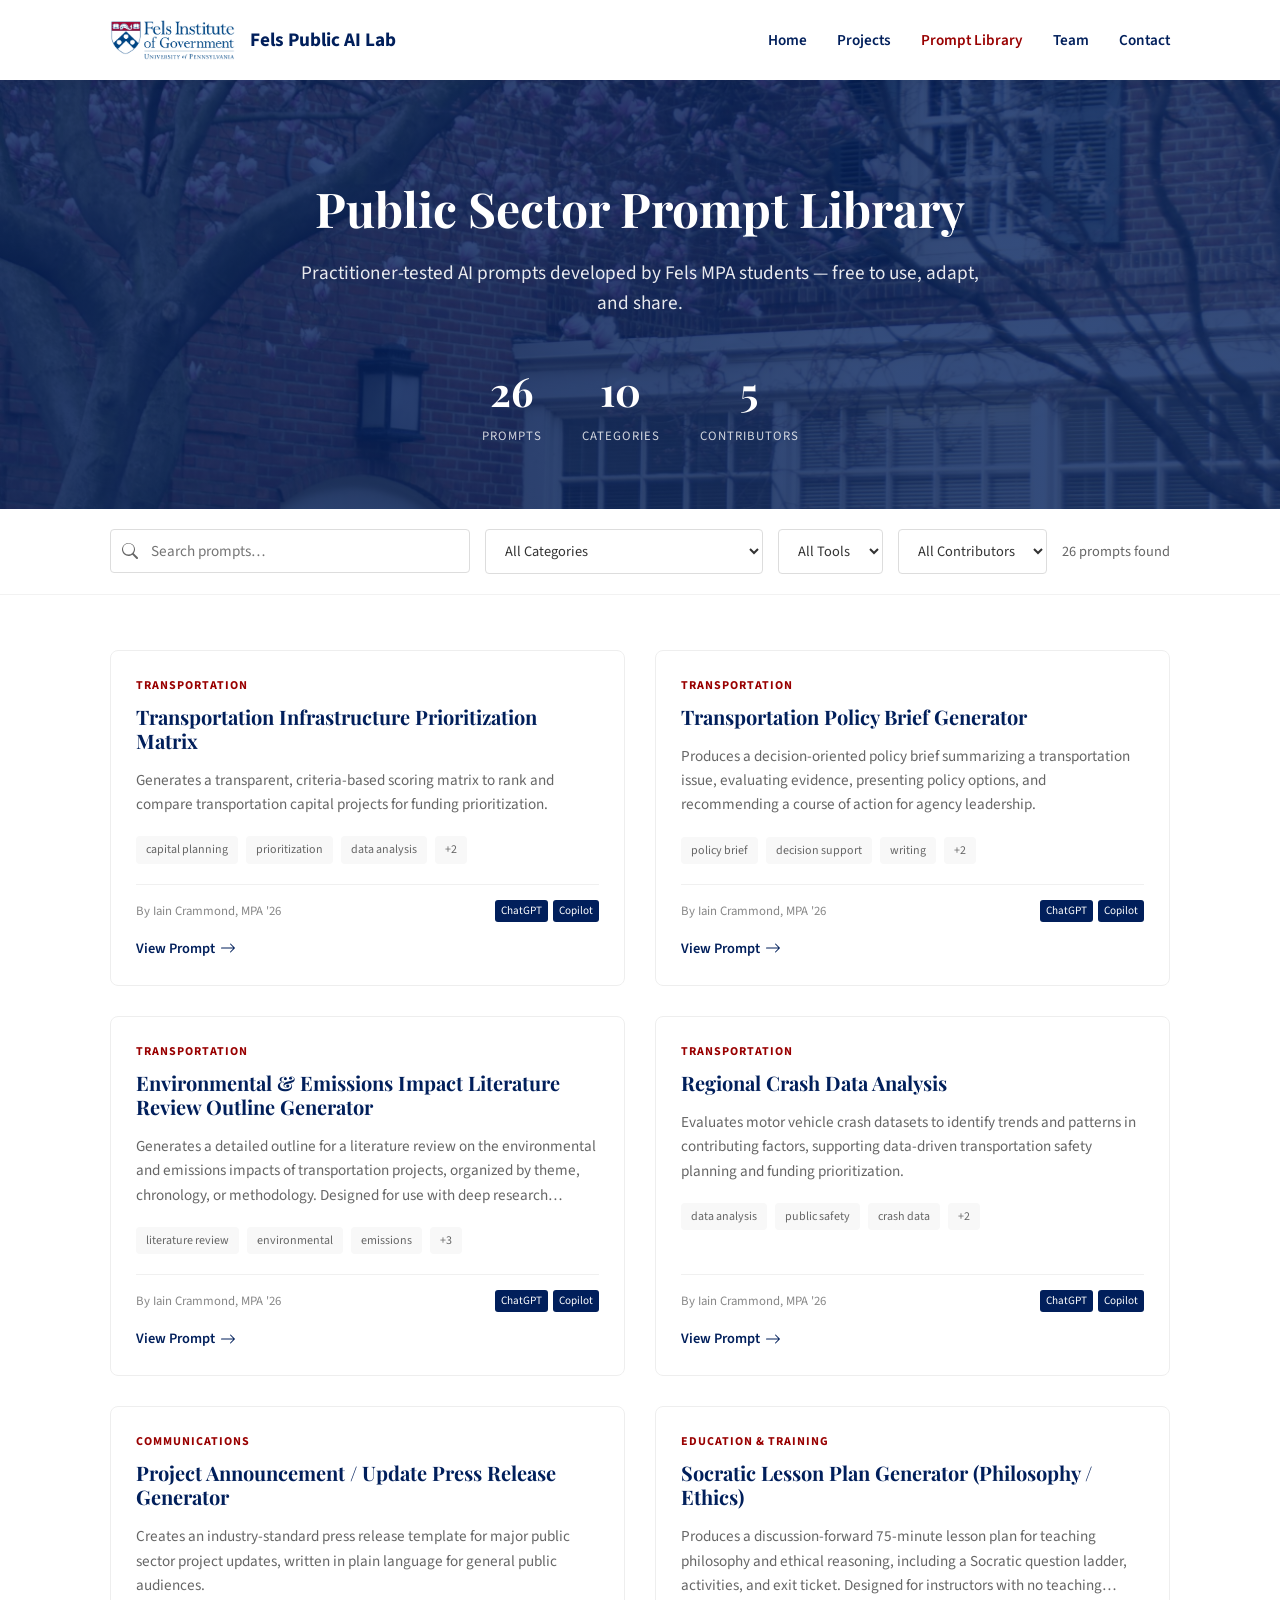
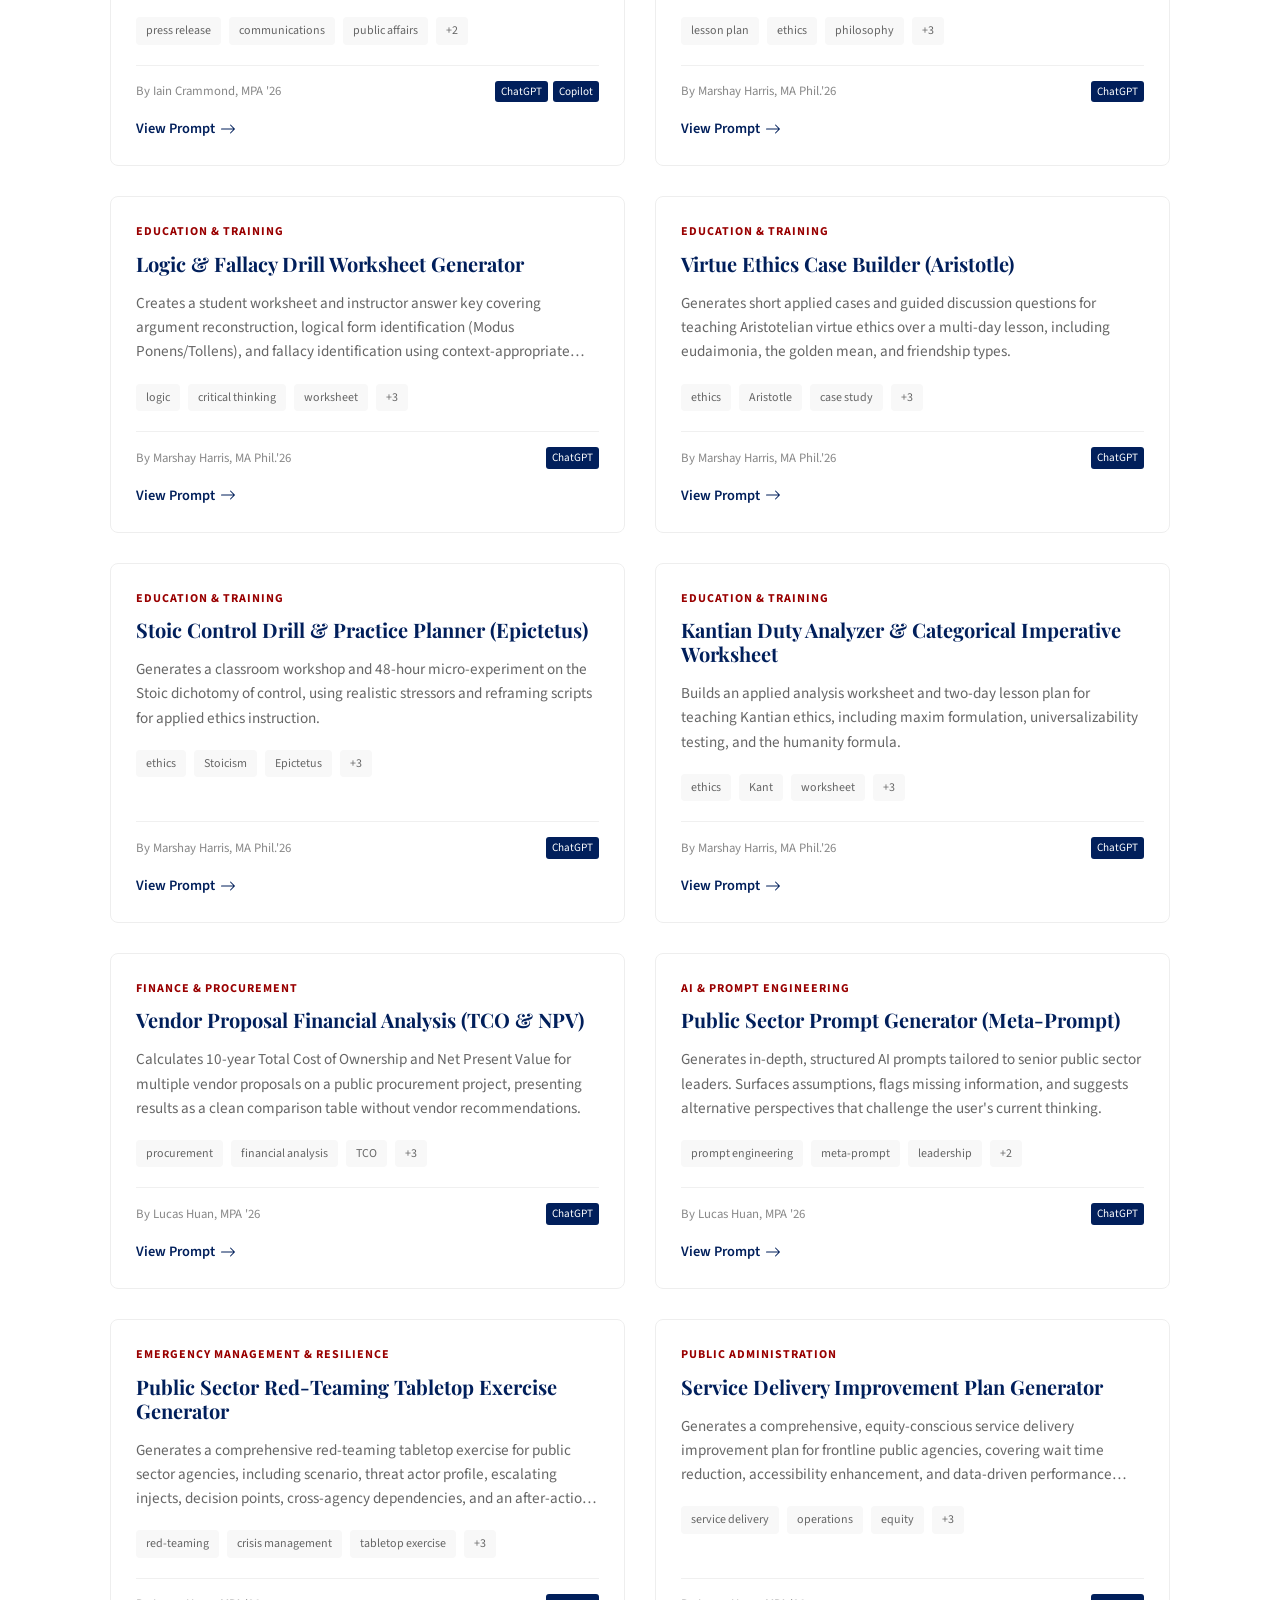
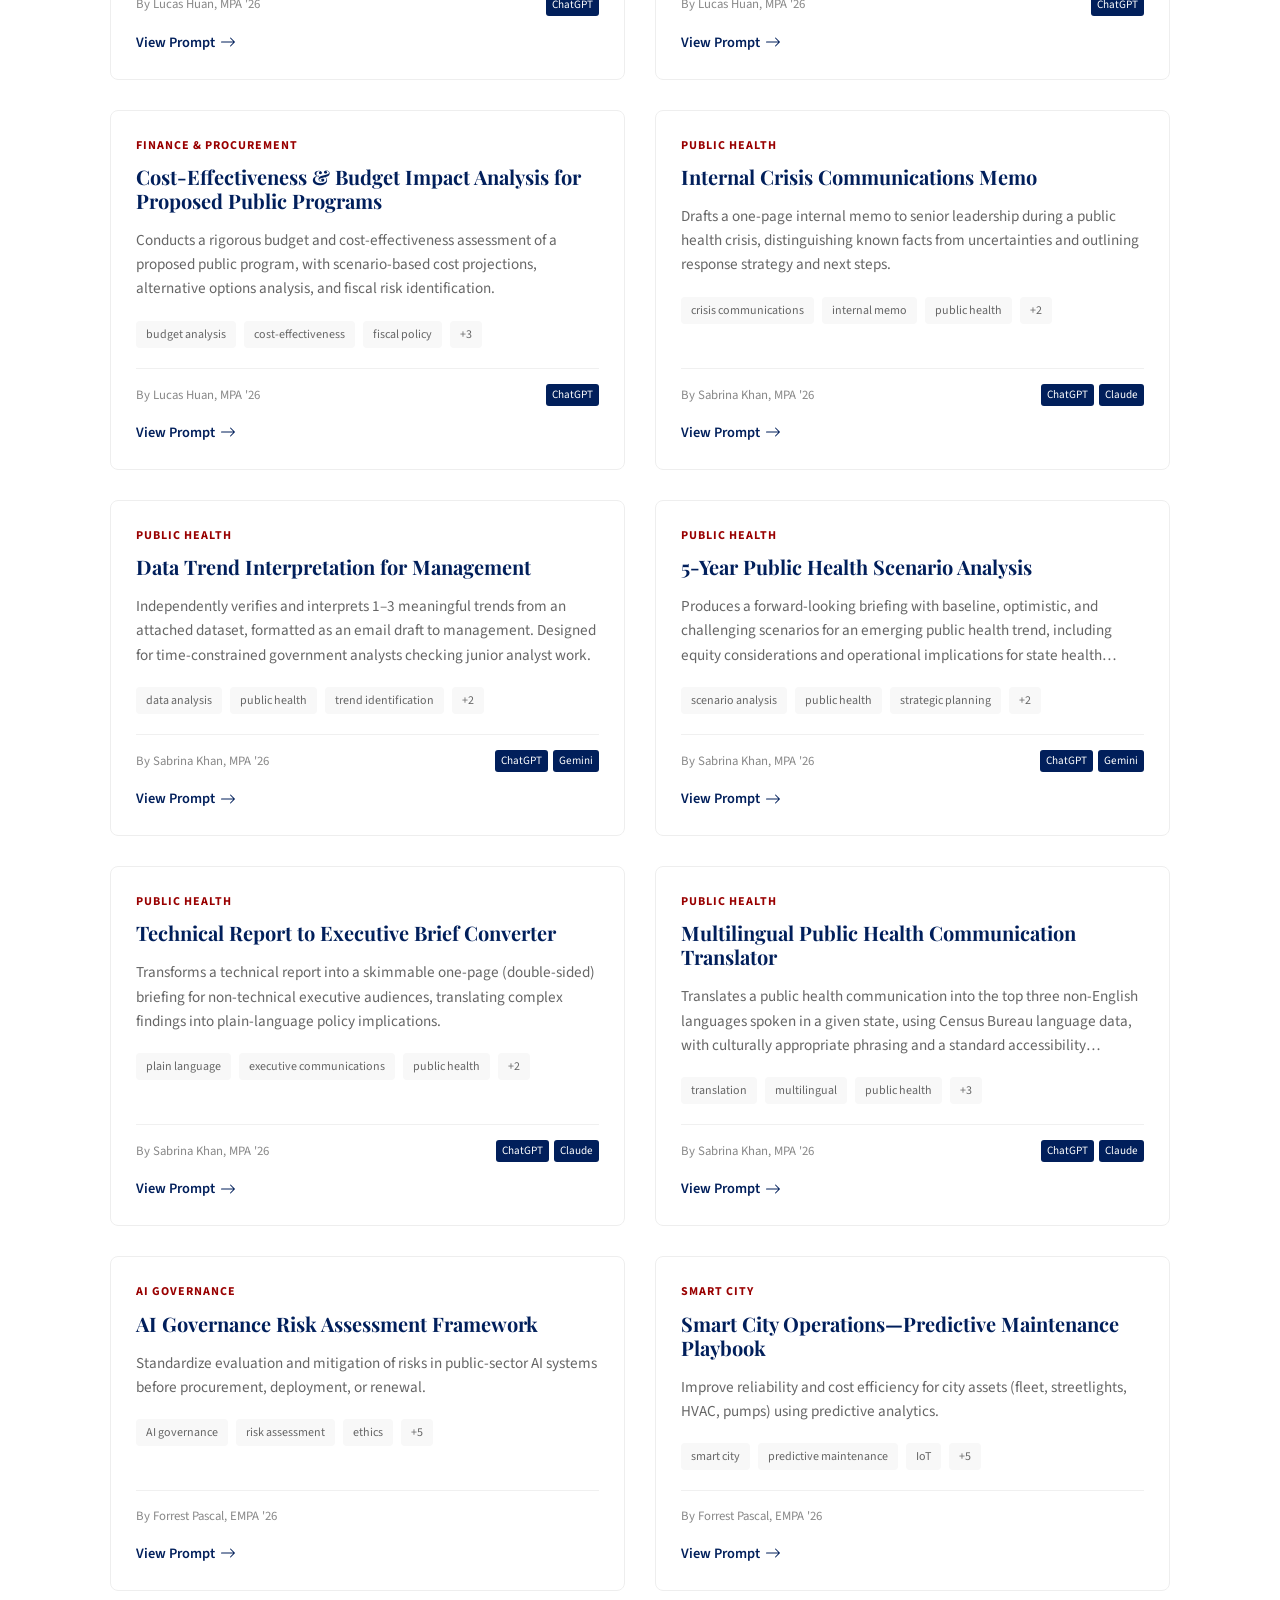
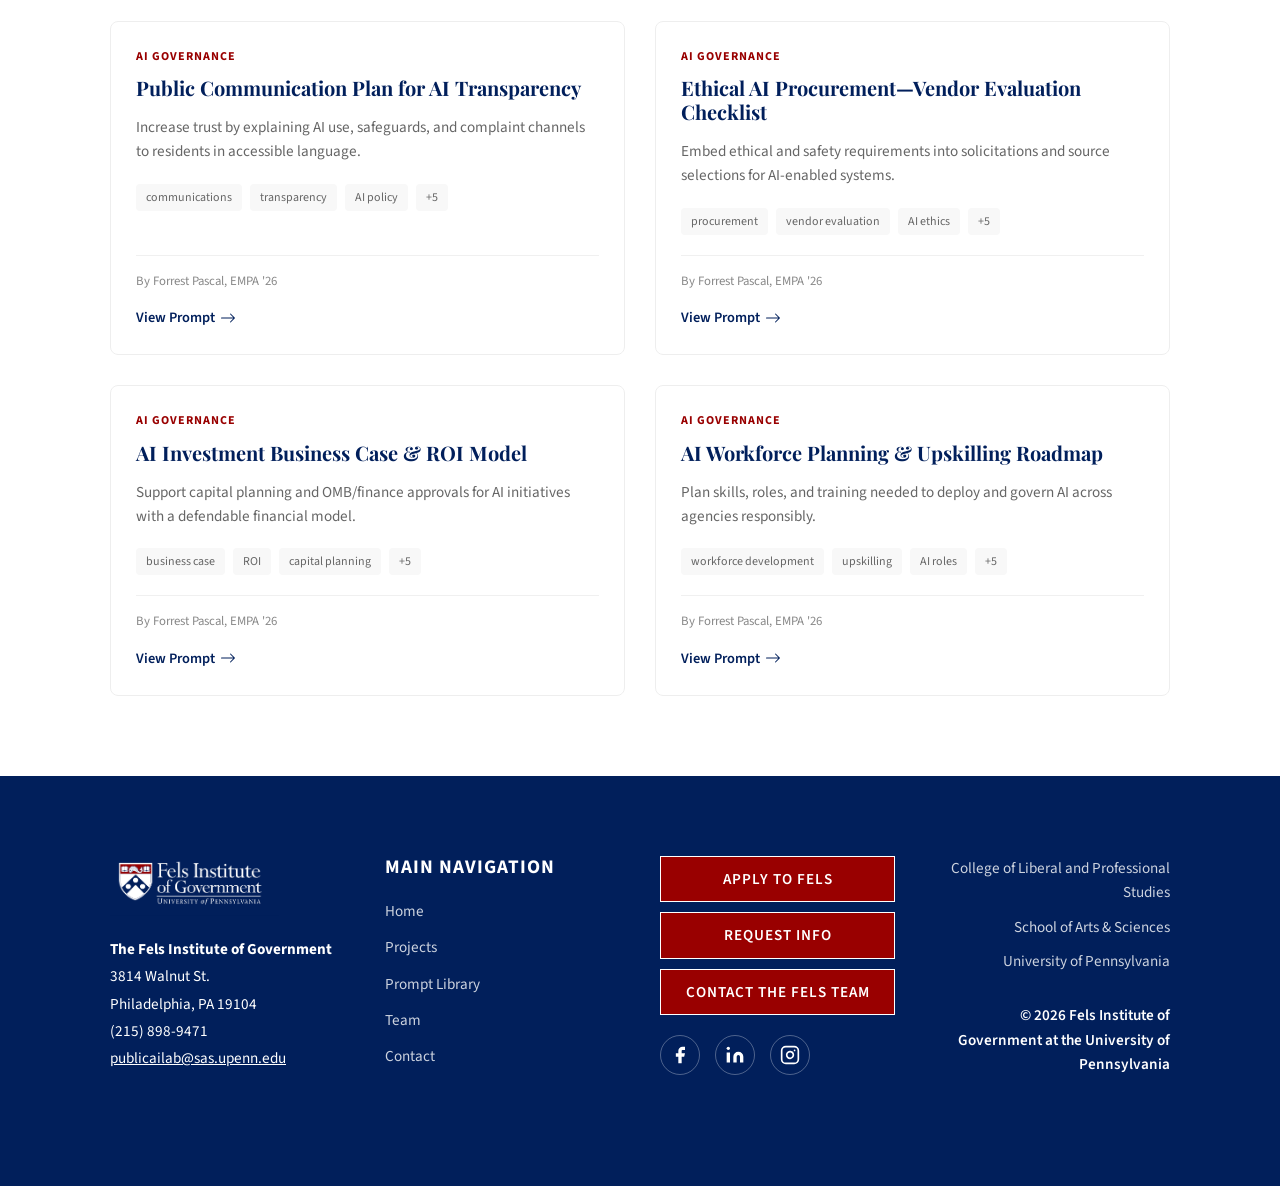
<file: prompts.html>
<!DOCTYPE html>
<html lang="en">

<head>
    <meta charset="UTF-8">
    <link rel="icon" type="image/x-icon" href="/Upenn.ico">
    <meta name="viewport" content="width=device-width, initial-scale=1.0">
    <title>Prompt Library | Fels Public AI Lab</title>
    <meta property="og:image" content="https://fels-public-ai-lab.github.io/Photos/og-image.png">
    <meta property="og:image:secure_url" content="https://fels-public-ai-lab.github.io/Photos/og-image.png">
    <meta name="twitter:card" content="summary_large_image">
    <meta name="twitter:image" content="https://fels-public-ai-lab.github.io/Photos/og-image.png">
    <link rel="stylesheet" href="styles.css">
    <style>
        .page-header {
            background: linear-gradient(rgba(1, 31, 91, 0.8), rgba(1, 31, 91, 0.8)), url('Photos/Fels_Patio_Spring.jpg') center/cover no-repeat;
            color: var(--white);
            padding: 100px 0 60px;
            text-align: center;
        }

        .page-header h1 {
            color: var(--white);
            font-size: 3rem;
            margin-bottom: 20px;
        }

        .page-header p {
            max-width: 700px;
            margin: 0 auto;
            font-size: 1.2rem;
            opacity: 0.9;
        }

        .filter-container {
            margin: 40px 0;
            display: flex;
            justify-content: center;
            gap: 15px;
            flex-wrap: wrap;
        }

        .filter-btn {
            padding: 8px 20px;
            border: 1px solid var(--penn-blue);
            background: transparent;
            color: var(--penn-blue);
            border-radius: 4px;
            cursor: pointer;
            font-weight: 600;
            transition: all 0.3s;
        }

        .filter-btn.active,
        .filter-btn:hover {
            background: var(--penn-blue);
            color: var(--white);
        }

        /* Loading state */
        #prompt-grid:empty::after {
            content: "Loading prompts...";
            display: block;
            text-align: center;
            width: 100%;
            padding: 40px;
            color: var(--text-muted);
        }
    </style>
</head>

<body class="fade-in">

    <header>
        <div class="container">
            <nav>
                <a href="index.html" class="logo">
                    <img src="Photos/Fels_Logo_White_Background.png" alt="Fels Logo">
                    <span>Fels Public AI Lab</span>
                </a>
                <div class="nav-links">
                    <a href="index.html">Home</a>
                    <a href="projects.html">Projects</a>
                    <a href="prompts.html" class="active">Prompt Library</a>
                    <a href="team.html">Team</a>
                    <a href="contact.html">Contact</a>
                </div>
                <div class="menu-toggle">
                    <span></span>
                    <span></span>
                    <span></span>
                </div>
            </nav>
        </div>
    </header>

    <main>
        <section class="page-header prompts-hero">
            <div class="container">
                <h1>Public Sector Prompt Library</h1>
                <p>Practitioner-tested AI prompts developed by Fels MPA students — free to use, adapt, and share.</p>
                <div class="hero-stats">
                    <div class="hero-stat">
                        <span class="hero-stat-number" id="stat-prompts">—</span>
                        <span class="hero-stat-label">Prompts</span>
                    </div>
                    <div class="hero-stat">
                        <span class="hero-stat-number" id="stat-categories">—</span>
                        <span class="hero-stat-label">Categories</span>
                    </div>
                    <div class="hero-stat">
                        <span class="hero-stat-number" id="stat-contributors">—</span>
                        <span class="hero-stat-label">Contributors</span>
                    </div>
                </div>
            </div>
        </section>

        <!-- Filter bar -->
        <div class="filter-bar" role="search" aria-label="Filter prompts">
            <div class="filter-inner">
                <div class="search-wrap">
                    <svg viewBox="0 0 16 16" aria-hidden="true">
                        <path
                            d="M11.742 10.344a6.5 6.5 0 1 0-1.397 1.398h-.001c.03.04.062.078.098.115l3.85 3.85a1 1 0 0 0 1.415-1.414l-3.85-3.85a1.007 1.007 0 0 0-.115-.099zm-5.242 1.156a5.5 5.5 0 1 1 0-11 5.5 5.5 0 0 1 0 11z" />
                    </svg>
                    <input type="search" id="search-input" placeholder="Search prompts…" aria-label="Search prompts">
                </div>

                <select id="filter-category" class="filter-select" aria-label="Filter by category">
                    <option value="">All Categories</option>
                </select>

                <select id="filter-tool" class="filter-select" aria-label="Filter by AI tool">
                    <option value="">All Tools</option>
                </select>

                <select id="filter-contributor" class="filter-select" aria-label="Filter by contributor">
                    <option value="">All Contributors</option>
                </select>

                <span class="filter-count" aria-live="polite" id="filter-count"></span>
            </div>
        </div>

        <!-- Active filter tags -->
        <div class="active-filters" id="active-filters" aria-label="Active filters"></div>

        <!-- Prompt grid -->
        <section class="prompts-section">
            <div class="container">
                <div class="prompts-grid" id="prompts-grid" role="list">
                    <div class="empty-state">
                        <p>Loading prompts…</p>
                    </div>
                </div>
            </div>
        </section>

        <!-- Modal -->
        <div class="modal-overlay" id="modal-overlay" role="dialog" aria-modal="true"
            aria-labelledby="modal-title-text">
            <div class="modal" id="modal">
                <div class="modal-header">
                    <div class="modal-category" id="modal-category"></div>
                    <h2 class="modal-title" id="modal-title-text" style="font-family: inherit; font-size: 1.5rem;"></h2>
                    <button class="modal-close" id="modal-close" aria-label="Close prompt detail">✕</button>
                </div>
                <div class="modal-body">
                    <div class="modal-meta" id="modal-meta"></div>

                    <div class="modal-section-label">Description</div>
                    <p class="modal-desc" id="modal-desc" style="margin-bottom: 20px;"></p>

                    <div class="modal-tags" id="modal-tags" style="margin-bottom: 25px;"></div>

                    <div class="modal-section-label">Full Prompt</div>
                    <pre class="prompt-text-box" id="modal-prompt-text"></pre>
                    <button class="copy-btn" id="copy-btn" aria-label="Copy prompt to clipboard">
                        <svg viewBox="0 0 16 16" aria-hidden="true">
                            <path
                                d="M4 1.5H3a2 2 0 0 0-2 2V14a2 2 0 0 0 2 2h10a2 2 0 0 0 2-2V3.5a2 2 0 0 0-2-2h-1v1h1a1 1 0 0 1 1 1V14a1 1 0 0 1-1 1H3a1 1 0 0 1-1-1V3.5a1 1 0 0 1 1-1h1v-1z" />
                            <path
                                d="M9.5 1a.5.5 0 0 1 .5.5v1a.5.5 0 0 1-.5.5h-3a.5.5 0 0 1-.5-.5v-1a.5.5 0 0 1 .5-.5h3zm-3-1A1.5 1.5 0 0 0 5 1.5v1A1.5 1.5 0 0 0 6.5 4h3A1.5 1.5 0 0 0 11 2.5v-1A1.5 1.5 0 0 0 9.5 0h-3z" />
                        </svg>
                        Copy Prompt
                    </button>

                    <div id="modal-analysis-wrap" style="display:none; margin-top: 30px;">
                        <div class="modal-section-label">Critical Analysis</div>
                        <div class="modal-analysis" id="modal-analysis"></div>
                    </div>
                </div>
            </div>
        </div>
    </main>

    <footer>
        <div class="container">
            <div class="footer-cols">
                <!-- Col 1: Logo & Address -->
                <div class="footer-col">
                    <div class="footer-logo">
                        <a href="index.html"><img src="Photos/Fels_Logo_Blue_Background.png"
                                alt="Fels Institute of Government"></a>
                    </div>
                    <div class="footer-address">
                        <p><strong>The Fels Institute of Government</strong><br>
                            3814 Walnut St.<br>
                            Philadelphia, PA 19104<br>
                            (215) 898-9471<br>
                            <a href="mailto:publicailab@sas.upenn.edu">publicailab@sas.upenn.edu</a>
                        </p>
                    </div>
                </div>

                <!-- Col 2: Navigation -->
                <div class="footer-nav-col">
                    <h2>Main Navigation</h2>
                    <ul>
                        <li><a href="index.html">Home</a></li>
                        <li><a href="projects.html">Projects</a></li>
                        <li><a href="prompts.html">Prompt Library</a></li>
                        <li><a href="team.html">Team</a></li>
                        <li><a href="contact.html">Contact</a></li>
                    </ul>
                </div>

                <!-- Col 3: Links & Social -->
                <div class="footer-col">
                    <a href="https://www.fels.upenn.edu/admissions" class="white-link-box">Apply to Fels</a>
                    <a href="https://www.fels.upenn.edu/rfi" class="white-link-box">Request Info</a>
                    <a href="https://www.fels.upenn.edu/people-fels" class="white-link-box">Contact the Fels Team</a>
                    <div class="footer-social-row">
                        <a href="https://www.facebook.com/PennFels" target="_blank" aria-label="Facebook">
                            <svg width="20" height="20" viewBox="0 0 24 24" fill="white">
                                <path d="M18 2h-3a5 5 0 0 0-5 5v3H7v4h3v8h4v-8h3l1-4h-4V7a1 1 0 0 1 1-1h3z"></path>
                            </svg>
                        </a>
                        <a href="https://www.linkedin.com/school/fels-institute" target="_blank" aria-label="LinkedIn">
                            <svg width="20" height="20" viewBox="0 0 24 24" fill="white">
                                <path
                                    d="M16 8a6 6 0 0 1 6 6v7h-4v-7a2 2 0 0 0-2-2 2 2 0 0 0-2 2v7h-4v-7a6 6 0 0 1 6-6z">
                                </path>
                                <rect x="2" y="9" width="4" height="12"></rect>
                                <circle cx="4" cy="4" r="2"></circle>
                            </svg>
                        </a>
                        <a href="https://www.instagram.com/pennfels/" target="_blank" aria-label="Instagram">
                            <svg width="20" height="20" viewBox="0 0 24 24" fill="none" stroke="white" stroke-width="2"
                                stroke-linecap="round" stroke-linejoin="round">
                                <rect x="2" y="2" width="20" height="20" rx="5" ry="5"></rect>
                                <path d="M16 11.37A4 4 0 1 1 12.63 8 4 4 0 0 1 16 11.37z"></path>
                                <line x1="17.5" y1="6.5" x2="17.51" y2="6.5"></line>
                            </svg>
                        </a>
                    </div>
                </div>

                <!-- Col 4: University Links -->
                <div class="footer-col bottom-utility">
                    <p><a href="https://www.lps.upenn.edu/">College of Liberal and Professional Studies</a></p>
                    <p><a href="https://www.sas.upenn.edu/">School of Arts & Sciences</a></p>
                    <p><a href="https://www.upenn.edu/">University of Pennsylvania</a></p>
                    <p class="copyright-footer">© <span id="year"></span> Fels Institute of Government at the University
                        of Pennsylvania</p>
                </div>
            </div>
        </div>
    </footer>

    <script src="main.js"></script>
    <script>
        // --- Prompt Library Logic ---
        let allPrompts = [];
        let filters = {
            search: '',
            category: '',
            tool: '',
            contributor: ''
        };

        // DOM Elements
        const promptsGrid = document.getElementById('prompts-grid');
        const filterCount = document.getElementById('filter-count');
        const activeFiltersContainer = document.getElementById('active-filters');
        const searchInput = document.getElementById('search-input');
        const categorySelect = document.getElementById('filter-category');
        const toolSelect = document.getElementById('filter-tool');
        const contributorSelect = document.getElementById('filter-contributor');

        // Modal Elements
        const modalOverlay = document.getElementById('modal-overlay');
        const modalClose = document.getElementById('modal-close');
        const copyBtn = document.getElementById('copy-btn');

        async function loadPrompts() {
            try {
                const response = await fetch('data/prompts.json');
                const data = await response.json();
                allPrompts = data.prompts;

                initFilters();
                updateStats();
                render();
            } catch (error) {
                console.error('Error loading prompts:', error);
                promptsGrid.innerHTML = '<div class="empty-state"><p>Error loading prompts. Please try again later.</p></div>';
            }
        }

        function initFilters() {
            const categories = [...new Set(allPrompts.map(p => p.category))].sort();
            const tools = [...new Set(allPrompts.flatMap(p => p.tools_tested || []))].sort();
            const contributors = [...new Set(allPrompts.map(p => `${p.submitted_by_first} ${p.submitted_by_last}`))].sort();

            categories.forEach(cat => {
                const opt = document.createElement('option');
                opt.value = cat;
                opt.textContent = cat;
                categorySelect.appendChild(opt);
            });

            tools.forEach(tool => {
                const opt = document.createElement('option');
                opt.value = tool;
                opt.textContent = tool;
                toolSelect.appendChild(opt);
            });

            contributors.forEach(con => {
                const opt = document.createElement('option');
                opt.value = con;
                opt.textContent = con;
                contributorSelect.appendChild(opt);
            });
        }

        function updateStats() {
            document.getElementById('stat-prompts').textContent = allPrompts.length;
            document.getElementById('stat-categories').textContent = [...new Set(allPrompts.map(p => p.category))].length;
            document.getElementById('stat-contributors').textContent = [...new Set(allPrompts.map(p => `${p.submitted_by_first} ${p.submitted_by_last}`))].length;
        }

        function getFiltered() {
            return allPrompts.filter(prompt => {
                const name = `${prompt.submitted_by_first} ${prompt.submitted_by_last}`;
                const matchesSearch = !filters.search ||
                    prompt.title.toLowerCase().includes(filters.search.toLowerCase()) ||
                    prompt.description.toLowerCase().includes(filters.search.toLowerCase()) ||
                    prompt.tags.some(t => t.toLowerCase().includes(filters.search.toLowerCase()));

                const matchesCategory = !filters.category || prompt.category === filters.category;
                const matchesTool = !filters.tool || (prompt.tools_tested && prompt.tools_tested.includes(filters.tool));
                const matchesContributor = !filters.contributor || name === filters.contributor;

                return matchesSearch && matchesCategory && matchesTool && matchesContributor;
            });
        }

        function render() {
            const filtered = getFiltered();
            promptsGrid.innerHTML = '';

            if (filtered.length === 0) {
                promptsGrid.innerHTML = '<div class="empty-state"><p>No prompts match your current filters.</p></div>';
            } else {
                filtered.forEach(prompt => {
                    const card = document.createElement('div');
                    card.className = 'prompt-card';
                    card.innerHTML = `
                        <div class="card-category">${prompt.category}</div>
                        <h3 class="card-title">${prompt.title}</h3>
                        <p class="card-desc">${prompt.description}</p>
                        <div class="card-tags">
                            ${prompt.tags.slice(0, 3).map(tag => `<span class="card-tag">${tag}</span>`).join('')}
                            ${prompt.tags.length > 3 ? `<span class="card-tag">+${prompt.tags.length - 3}</span>` : ''}
                        </div>
                        <div class="card-footer">
                            <span class="card-author">By ${prompt.submitted_by_first} ${prompt.submitted_by_last}${prompt.class ? `, ${prompt.class}` : ''}</span>
                            <div class="card-tools">
                                ${(prompt.tools_tested || []).slice(0, 2).map(t => `<span class="tool-badge">${t}</span>`).join('')}
                            </div>
                        </div>
                        <div class="card-cta">
                            View Prompt
                            <svg viewBox="0 0 16 16"><path d="M1 8a.5.5 0 0 1 .5-.5h11.793l-3.147-3.146a.5.5 0 0 1 .708-.708l4 4a.5.5 0 0 1 0 .708l-4 4a.5.5 0 0 1-.708-.708L13.293 8.5H1.5A.5.5 0 0 1 1 8z"/></svg>
                        </div>
                    `;
                    card.onclick = () => openModal(prompt);
                    promptsGrid.appendChild(card);
                });
            }

            filterCount.textContent = `${filtered.length} prompt${filtered.length === 1 ? '' : 's'} found`;
            renderActiveFilters();
        }

        function renderActiveFilters() {
            activeFiltersContainer.innerHTML = '';
            Object.entries(filters).forEach(([key, value]) => {
                if (value && key !== 'search') {
                    const tag = document.createElement('div');
                    tag.className = 'active-filter-tag';
                    tag.innerHTML = `
                        ${value}
                        <button onclick="clearFilter('${key}')" aria-label="Remove filter">&times;</button>
                    `;
                    activeFiltersContainer.appendChild(tag);
                }
            });
        }

        function clearFilter(key) {
            filters[key] = '';
            const el = document.getElementById(`filter-${key}`);
            if (el) el.value = '';
            render();
        }

        function openModal(prompt) {
            document.getElementById('modal-category').textContent = prompt.category;
            document.getElementById('modal-title-text').textContent = prompt.title;
            document.getElementById('modal-desc').textContent = prompt.description;
            document.getElementById('modal-prompt-text').textContent = prompt.prompt_text;

            const meta = document.getElementById('modal-meta');
            meta.innerHTML = `
                <div><strong>Contributor:</strong><br>${prompt.submitted_by_first} ${prompt.submitted_by_last}${prompt.class ? `, ${prompt.class}` : ''}</div>
                <div><strong>Course:</strong><br>${prompt.course || 'N/A'}</div>
                <div><strong>Tools Tested:</strong><br>${(prompt.tools_tested || []).join(', ')}</div>
                <div><strong>Output Format:</strong><br>${prompt.output_format || 'N/A'}</div>
            `;

            const tagsContainer = document.getElementById('modal-tags');
            tagsContainer.innerHTML = prompt.tags.map(t => `<span class="card-tag">${t}</span>`).join(' ');

            const analysisWrap = document.getElementById('modal-analysis-wrap');
            if (prompt.critical_analysis) {
                analysisWrap.style.display = 'block';
                document.getElementById('modal-analysis').textContent = prompt.critical_analysis;
            } else {
                analysisWrap.style.display = 'none';
            }

            document.getElementById('modal').scrollTop = 0;
            modalOverlay.classList.add('is-open');
            document.body.style.overflow = 'hidden';

            copyBtn.onclick = () => {
                navigator.clipboard.writeText(prompt.prompt_text);
                const originalText = copyBtn.innerHTML;
                copyBtn.innerHTML = 'Copied!';
                setTimeout(() => copyBtn.innerHTML = originalText, 2000);
            };
        }

        function closeModal() {
            modalOverlay.classList.remove('is-open');
            document.body.style.overflow = '';
        }

        // Event Listeners
        searchInput.oninput = (e) => { filters.search = e.target.value; render(); };
        categorySelect.onchange = (e) => { filters.category = e.target.value; render(); };
        toolSelect.onchange = (e) => { filters.tool = e.target.value; render(); };
        contributorSelect.onchange = (e) => { filters.contributor = e.target.value; render(); };
        modalClose.onclick = closeModal;
        modalOverlay.onclick = (e) => { if (e.target === modalOverlay) closeModal(); };

        // Initialize
        loadPrompts();
    </script>
</body>

</html>
</file>
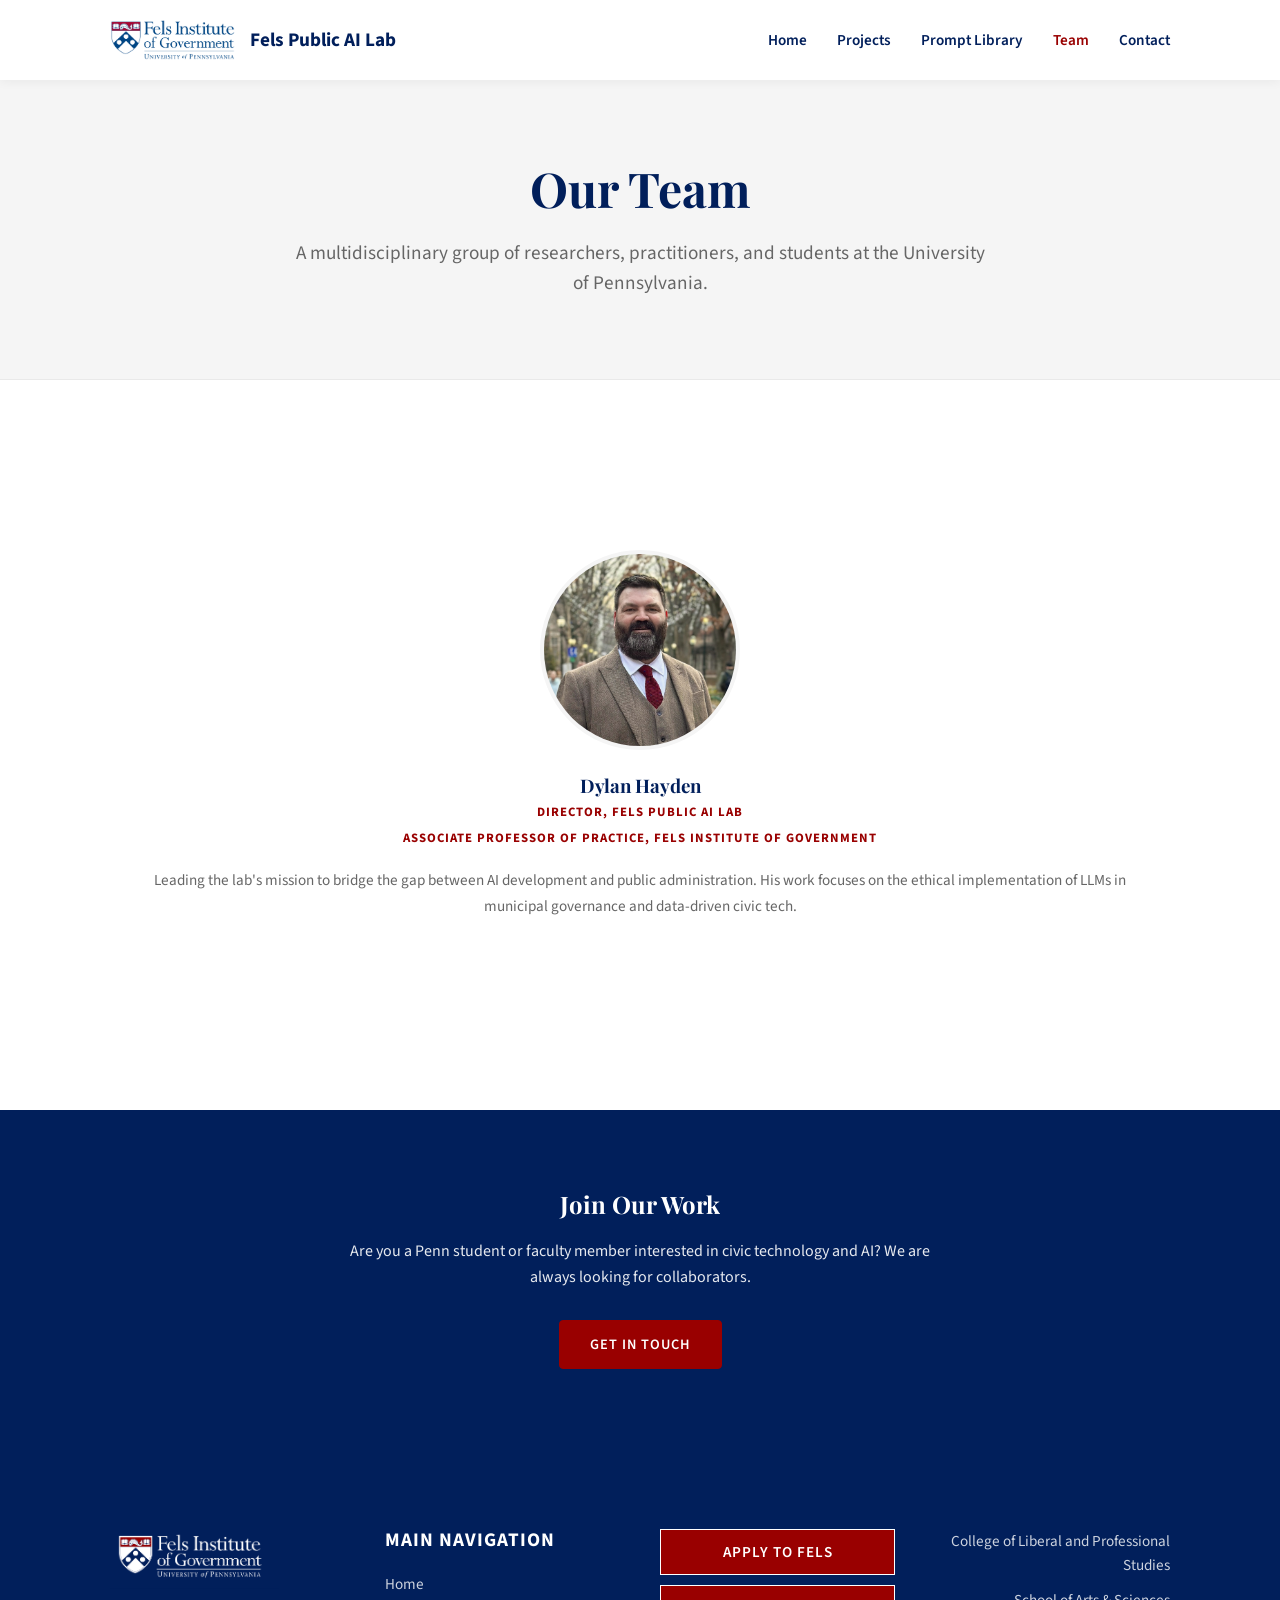
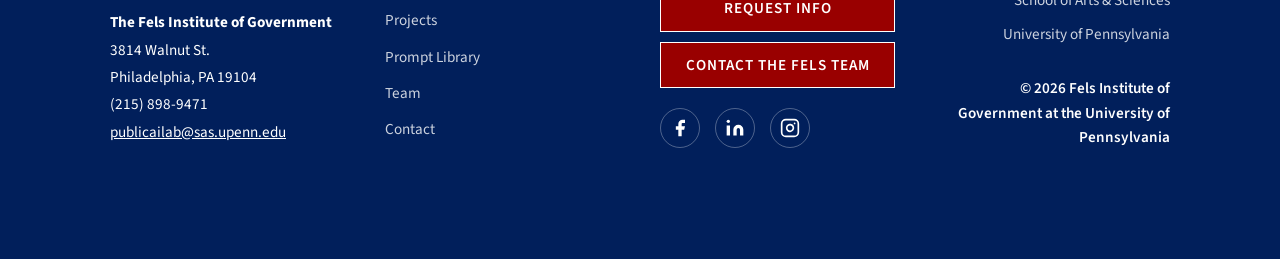
<file: team.html>
<!DOCTYPE html>
<html lang="en">

<head>
    <meta charset="UTF-8">
    <link rel="icon" type="image/x-icon" href="/Upenn.ico">
    <meta name="viewport" content="width=device-width, initial-scale=1.0">
    <title>Team | Fels Public AI Lab</title>
    <meta property="og:image" content="https://fels-public-ai-lab.github.io/Photos/og-image.png">
    <meta property="og:image:secure_url" content="https://fels-public-ai-lab.github.io/Photos/og-image.png">
    <meta name="twitter:card" content="summary_large_image">
    <meta name="twitter:image" content="https://fels-public-ai-lab.github.io/Photos/og-image.png">
    <link rel="stylesheet" href="styles.css">
    <style>
        .page-header {
            background-color: var(--light-gray);
            padding: 80px 0;
            text-align: center;
            border-bottom: 1px solid rgba(0, 0, 0, 0.05);
        }

        .team-grid {
            display: grid;
            grid-template-columns: repeat(auto-fit, minmax(300px, 1fr));
            gap: 40px;
            margin-top: 60px;
        }

        .team-card {
            text-align: center;
            padding: 30px;
        }

        .team-photo {
            width: 200px;
            height: 200px;
            border-radius: 50%;
            object-fit: cover;
            margin: 0 auto 25px;
            border: 4px solid var(--light-gray);
            transition: border-color 0.3s;
        }

        .team-card:hover .team-photo {
            border-color: var(--penn-red);
        }

        .team-card h3 {
            margin-bottom: 5px;
            color: var(--penn-blue);
        }

        .team-title {
            color: var(--penn-red);
            font-weight: 700;
            text-transform: uppercase;
            font-size: 0.8rem;
            letter-spacing: 1px;
            margin-bottom: 20px;
            display: block;
        }

        .team-bio {
            color: var(--text-muted);
            font-size: 0.95rem;
            line-height: 1.7;
        }

        .join-us {
            background: var(--penn-blue);
            color: var(--white);
            text-align: center;
            padding: 80px 0;
            margin-top: 80px;
        }

        .join-us h2 {
            color: var(--white);
            margin-bottom: 20px;
        }
    </style>
</head>

<body class="fade-in">

    <header>
        <div class="container">
            <nav>
                <a href="index.html" class="logo">
                    <img src="Photos/Fels_Logo_White_Background.png" alt="Fels Logo">
                    <span>Fels Public AI Lab</span>
                </a>
                <div class="nav-links">
                    <a href="index.html">Home</a>
                    <a href="projects.html">Projects</a>
                    <a href="prompts.html">Prompt Library</a>
                    <a href="team.html" class="active">Team</a>
                    <a href="contact.html">Contact</a>
                </div>
                <div class="menu-toggle">
                    <span></span>
                    <span></span>
                    <span></span>
                </div>
            </nav>
        </div>
    </header>

    <main>
        <section class="page-header">
            <div class="container">
                <h1 style="font-size: 3rem; color: var(--penn-blue);">Our Team</h1>
                <p style="max-width: 700px; margin: 20px auto 0; font-size: 1.2rem; color: var(--text-muted);">A
                    multidisciplinary group of researchers, practitioners, and students at the University of
                    Pennsylvania.</p>
            </div>
        </section>

        <section>
            <div class="container">
                <div class="team-grid">
                    <!-- Dylan Hayden -->
                    <div class="team-card card">
                        <img src="Photos/Dylan_Hayden.JPG" alt="Dylan Hayden" class="team-photo">
                        <h3>Dylan Hayden</h3>
                        <span class="team-title">Director, Fels Public AI Lab</span>
                        <span class="team-title" style="margin-top: -15px;">Associate Professor of Practice, Fels
                            Institute of Government</span>
                        <p class="team-bio">Leading the lab's mission to bridge the gap between AI development and
                            public administration. His work focuses on the ethical implementation of LLMs in municipal
                            governance and data-driven civic tech.</p>
                    </div>

                </div>
            </div>
        </section>

        <section class="join-us">
            <div class="container">
                <h2>Join Our Work</h2>
                <p style="margin-bottom: 30px; opacity: 0.9; max-width: 600px; margin-left: auto; margin-right: auto;">
                    Are you a Penn student or faculty member interested in civic technology and AI? We are always
                    looking for collaborators.</p>
                <a href="contact.html" class="btn btn-penn-red">Get in Touch</a>
            </div>
        </section>
    </main>

    <footer>
        <div class="container">
            <div class="footer-cols">
                <!-- Col 1: Logo & Address -->
                <div class="footer-col">
                    <div class="footer-logo">
                        <a href="index.html"><img src="Photos/Fels_Logo_Blue_Background.png"
                                alt="Fels Institute of Government"></a>
                    </div>
                    <div class="footer-address">
                        <p><strong>The Fels Institute of Government</strong><br>
                            3814 Walnut St.<br>
                            Philadelphia, PA 19104<br>
                            (215) 898-9471<br>
                            <a href="mailto:publicailab@sas.upenn.edu">publicailab@sas.upenn.edu</a>
                        </p>
                    </div>
                </div>

                <!-- Col 2: Navigation -->
                <div class="footer-nav-col">
                    <h2>Main Navigation</h2>
                    <ul>
                        <li><a href="index.html">Home</a></li>
                        <li><a href="projects.html">Projects</a></li>
                        <li><a href="prompts.html">Prompt Library</a></li>
                        <li><a href="team.html">Team</a></li>
                        <li><a href="contact.html">Contact</a></li>
                    </ul>
                </div>

                <!-- Col 3: Links & Social -->
                <div class="footer-col">
                    <a href="https://www.fels.upenn.edu/admissions" class="white-link-box">Apply to Fels</a>
                    <a href="https://www.fels.upenn.edu/rfi" class="white-link-box">Request Info</a>
                    <a href="https://www.fels.upenn.edu/people-fels" class="white-link-box">Contact the Fels Team</a>
                    <div class="footer-social-row">
                        <a href="https://www.facebook.com/PennFels" target="_blank" aria-label="Facebook">
                            <svg width="20" height="20" viewBox="0 0 24 24" fill="white">
                                <path d="M18 2h-3a5 5 0 0 0-5 5v3H7v4h3v8h4v-8h3l1-4h-4V7a1 1 0 0 1 1-1h3z"></path>
                            </svg>
                        </a>
                        <a href="https://www.linkedin.com/school/fels-institute" target="_blank" aria-label="LinkedIn">
                            <svg width="20" height="20" viewBox="0 0 24 24" fill="white">
                                <path
                                    d="M16 8a6 6 0 0 1 6 6v7h-4v-7a2 2 0 0 0-2-2 2 2 0 0 0-2 2v7h-4v-7a6 6 0 0 1 6-6z">
                                </path>
                                <rect x="2" y="9" width="4" height="12"></rect>
                                <circle cx="4" cy="4" r="2"></circle>
                            </svg>
                        </a>
                        <a href="https://www.instagram.com/pennfels/" target="_blank" aria-label="Instagram">
                            <svg width="20" height="20" viewBox="0 0 24 24" fill="none" stroke="white" stroke-width="2"
                                stroke-linecap="round" stroke-linejoin="round">
                                <rect x="2" y="2" width="20" height="20" rx="5" ry="5"></rect>
                                <path d="M16 11.37A4 4 0 1 1 12.63 8 4 4 0 0 1 16 11.37z"></path>
                                <line x1="17.5" y1="6.5" x2="17.51" y2="6.5"></line>
                            </svg>
                        </a>
                    </div>
                </div>

                <!-- Col 4: University Links -->
                <div class="footer-col bottom-utility">
                    <p><a href="https://www.lps.upenn.edu/">College of Liberal and Professional Studies</a></p>
                    <p><a href="https://www.sas.upenn.edu/">School of Arts & Sciences</a></p>
                    <p><a href="https://www.upenn.edu/">University of Pennsylvania</a></p>
                    <p class="copyright-footer">© <span id="year"></span> Fels Institute of Government at the University
                        of Pennsylvania</p>
                </div>
            </div>
        </div>
    </footer>

    <script src="main.js"></script>
</body>

</html>
</file>
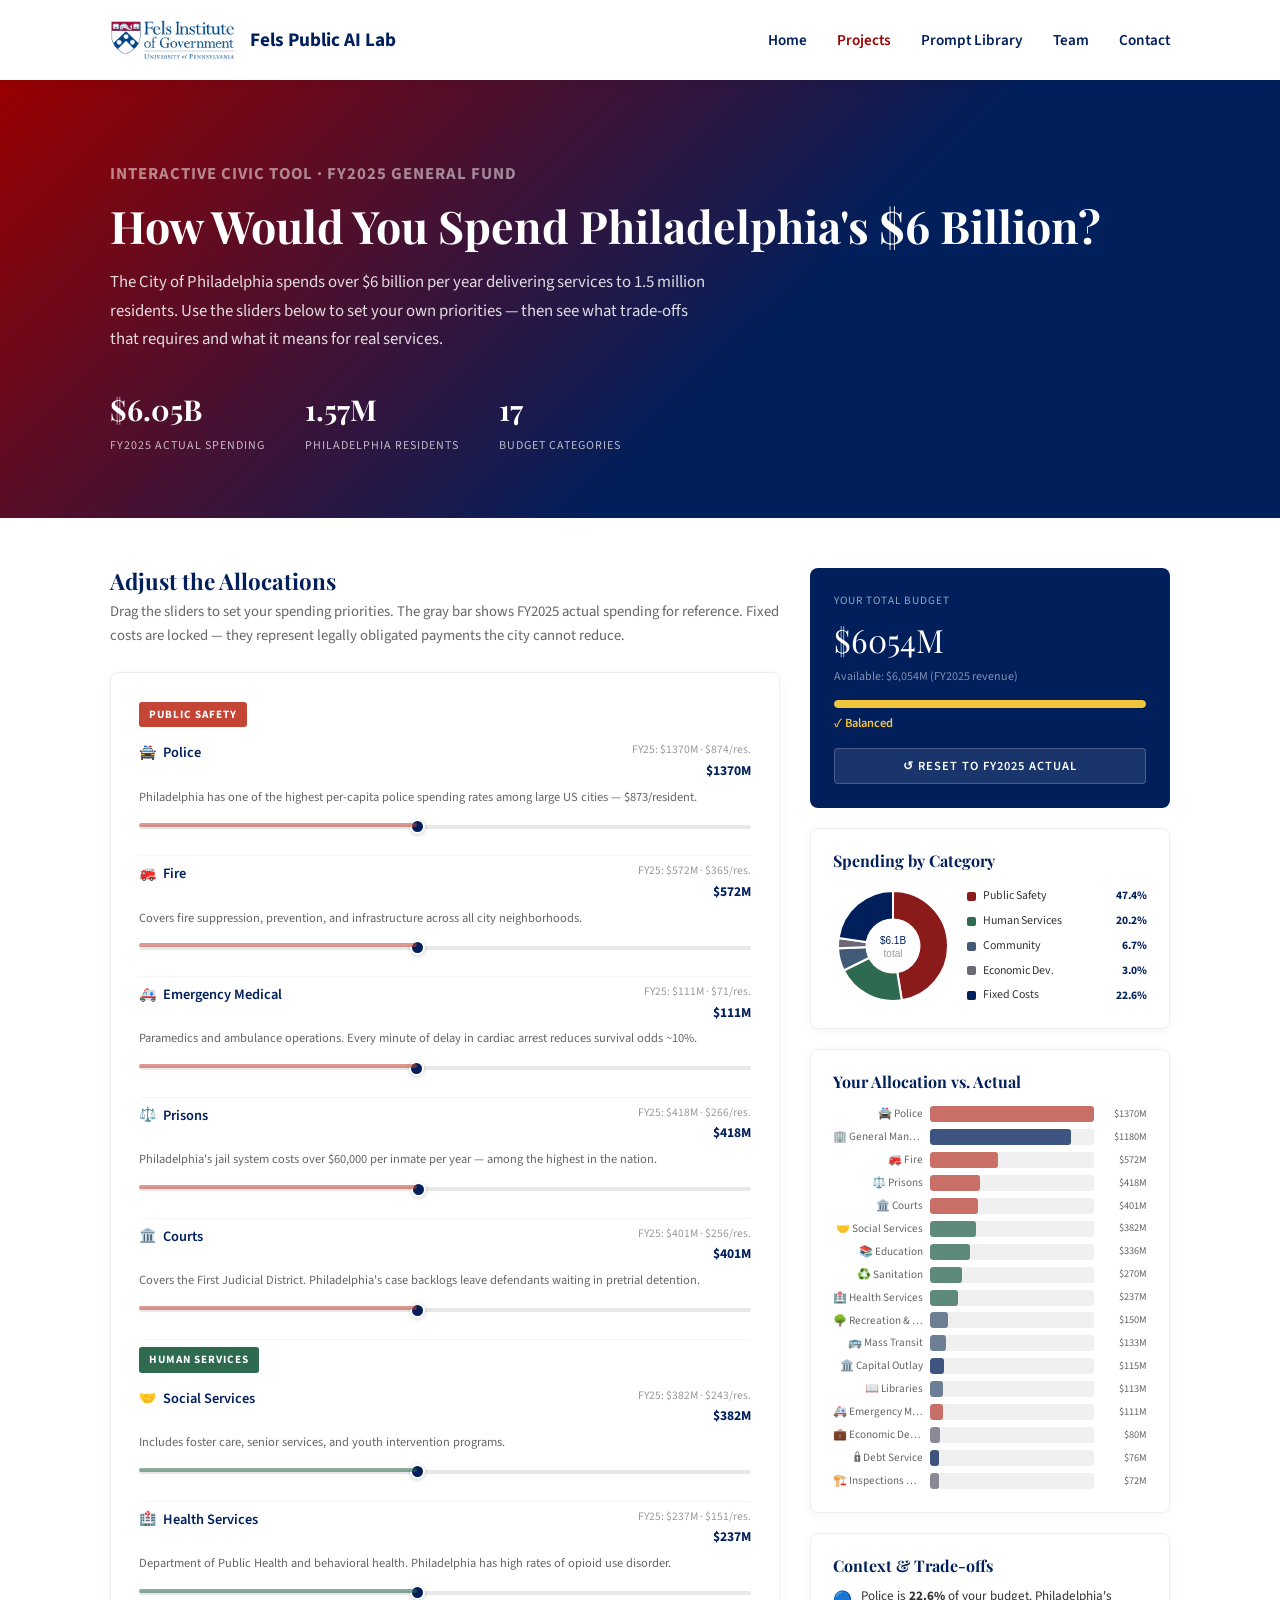
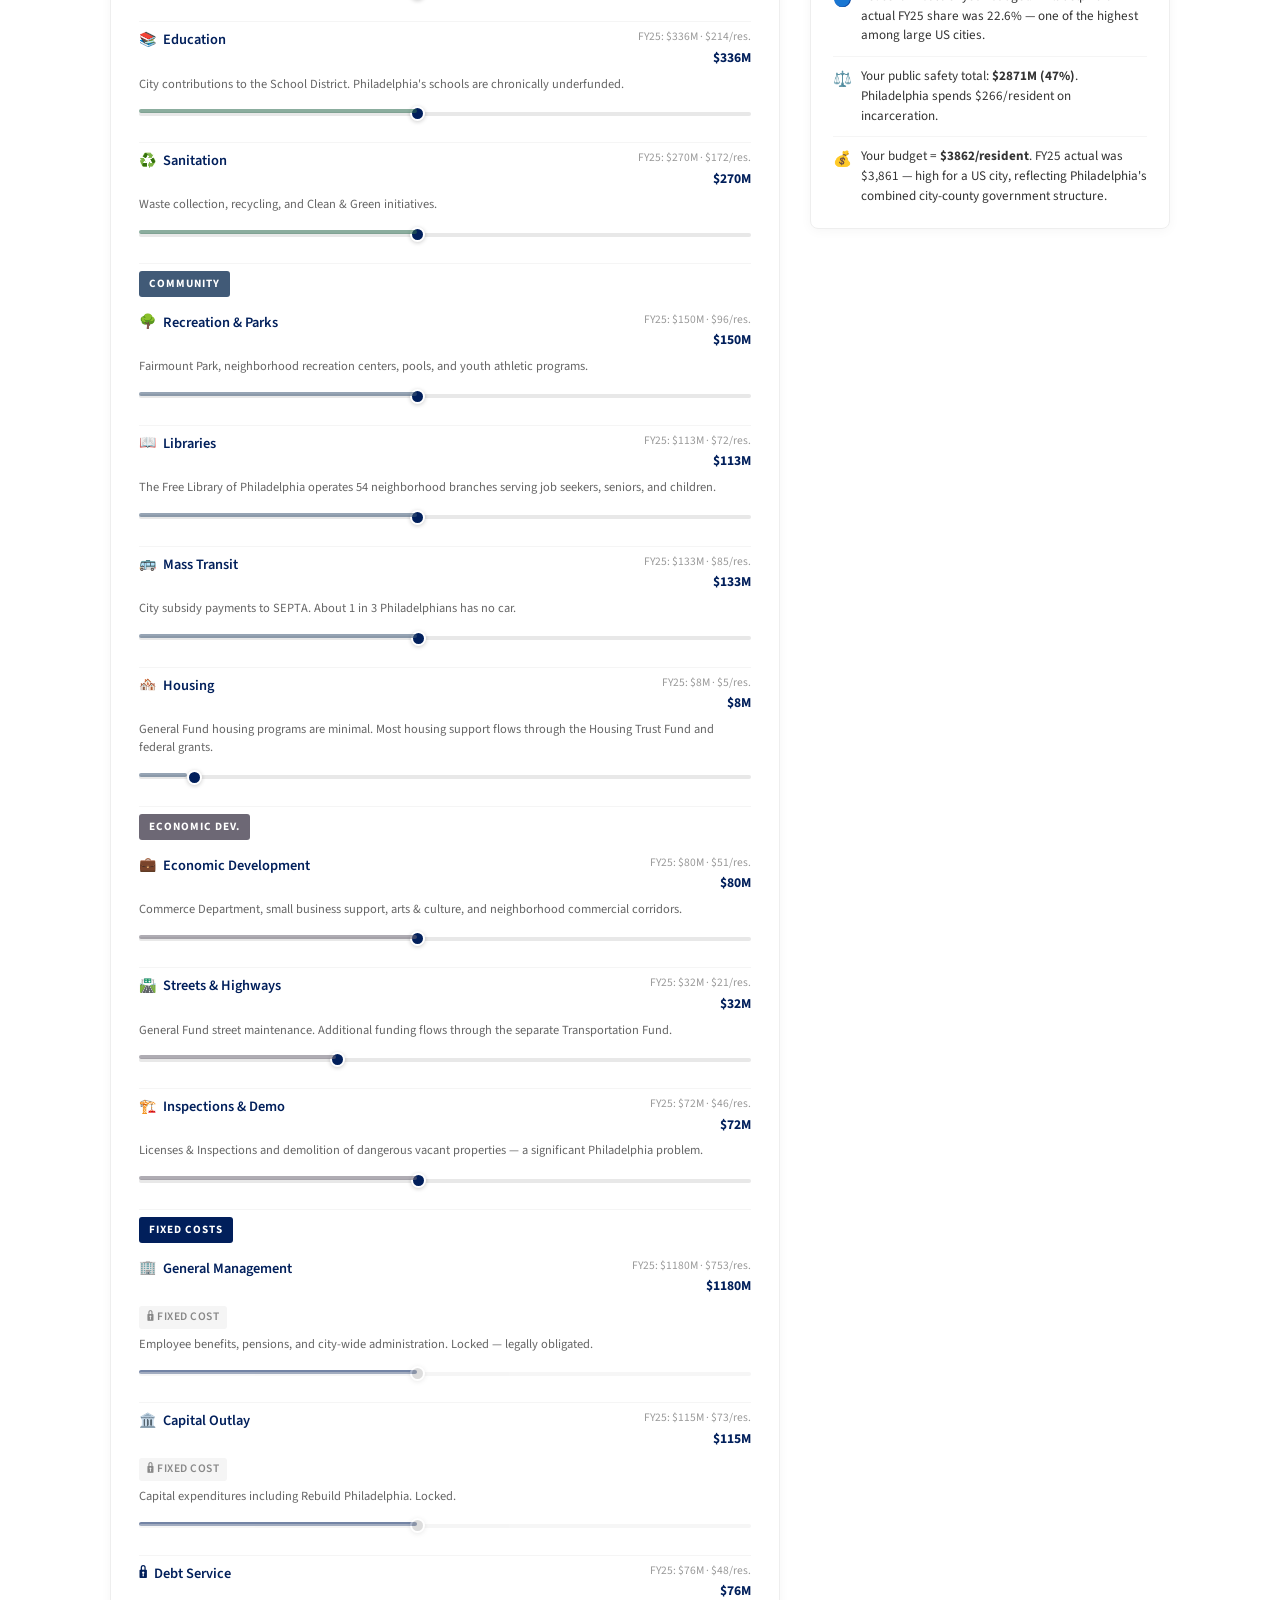
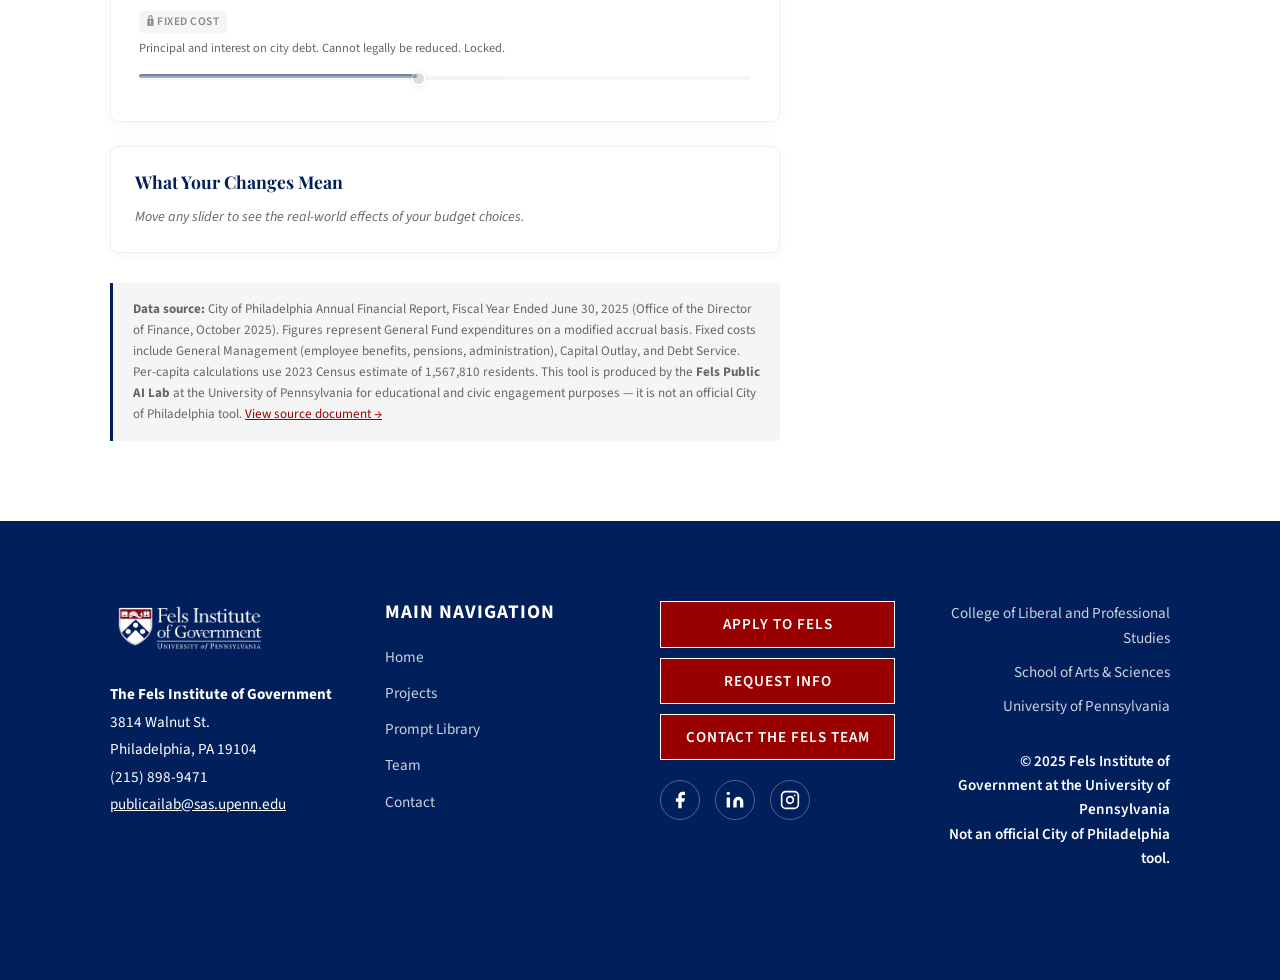
<file: tools/philadelphia-budget-simulator.html>
<!DOCTYPE html>
<html lang="en">

<head>
  <meta charset="UTF-8">
    <link rel="icon" type="image/x-icon" href="../Upenn.ico">
  <meta name="viewport" content="width=device-width, initial-scale=1.0">
  <title>Philadelphia Budget Simulator | Fels Public AI Lab</title>
  <link rel="stylesheet" href="../styles.css">
  <style>
    /* ── Page-specific styles only ─────────────────────────────────── */

    /* Hero */
    .sim-hero {
      background: linear-gradient(135deg, var(--penn-red) 0%, var(--penn-blue) 60%);
      color: var(--white);
      padding: 80px 0 60px;
    }

    .sim-hero h1 {
      color: var(--white);
      font-size: clamp(1.8rem, 4vw, 2.8rem);
      margin-bottom: 16px;
    }

    .sim-hero p {
      font-size: 1.05rem;
      opacity: 0.85;
      max-width: 600px;
      margin-bottom: 32px;
      line-height: 1.7;
    }

    .sim-hero-stats {
      display: flex;
      gap: 40px;
      flex-wrap: wrap;
    }

    .sim-hero-stat .num {
      display: block;
      font-family: 'Playfair Display', serif;
      font-size: 1.8rem;
      font-weight: 700;
      color: var(--white);
    }

    .sim-hero-stat .lbl {
      font-size: 0.75rem;
      text-transform: uppercase;
      letter-spacing: 1px;
      opacity: 0.7;
    }

    /* Layout */
    .sim-body {
      padding: 50px 0 80px;
    }

    .sim-grid {
      display: grid;
      grid-template-columns: 1fr 360px;
      gap: 30px;
      align-items: start;
    }

    /* Section label */
    .sim-section-eyebrow {
      font-size: 0.75rem;
      font-weight: 700;
      text-transform: uppercase;
      letter-spacing: 1px;
      color: var(--penn-red);
      margin-bottom: 6px;
    }

    .sim-section-title {
      font-family: 'Playfair Display', serif;
      font-size: 1.4rem;
      color: var(--penn-blue);
      margin-bottom: 6px;
    }

    .sim-section-desc {
      font-size: 0.92rem;
      color: var(--text-muted);
      line-height: 1.6;
      margin-bottom: 24px;
    }

    /* Sliders panel */
    .sliders-panel {
      background: var(--white);
      border: 1px solid #eee;
      border-radius: 8px;
      padding: 28px;
      box-shadow: 0 2px 12px rgba(0, 0, 0, 0.04);
    }

    .cat-header {
      font-size: 0.7rem;
      font-weight: 700;
      text-transform: uppercase;
      letter-spacing: 1px;
      color: var(--white);
      padding: 4px 10px;
      border-radius: 3px;
      display: inline-block;
      margin-top: 20px;
      margin-bottom: 14px;
    }

    .cat-header:first-child {
      margin-top: 0;
    }

    .dept-group {
      margin-bottom: 6px;
      padding-bottom: 14px;
      border-bottom: 1px solid #f5f5f5;
    }

    .dept-group:last-child {
      border-bottom: none;
      padding-bottom: 0;
      margin-bottom: 0;
    }

    .dept-row {
      display: flex;
      justify-content: space-between;
      align-items: flex-start;
      margin-bottom: 6px;
      gap: 12px;
    }

    .dept-name {
      font-size: 0.9rem;
      font-weight: 600;
      color: var(--penn-blue);
      display: flex;
      align-items: center;
      gap: 7px;
    }

    .dept-icon {
      font-size: 14px;
    }

    .dept-values {
      text-align: right;
      flex-shrink: 0;
    }

    .dept-actual {
      font-size: 0.72rem;
      color: #999;
      display: block;
    }

    .dept-user {
      font-size: 0.85rem;
      font-weight: 700;
      color: var(--penn-blue);
      display: block;
    }

    .dept-user.over {
      color: var(--penn-red);
    }

    .dept-user.under {
      color: #2d6a4f;
    }

    .dept-note {
      font-size: 0.78rem;
      color: var(--text-muted);
      line-height: 1.45;
      margin-bottom: 6px;
    }

    /* Slider */
    .slider-wrap {
      position: relative;
      margin-bottom: 4px;
    }

    input[type=range] {
      -webkit-appearance: none;
      appearance: none;
      width: 100%;
      height: 4px;
      border-radius: 2px;
      background: #e8e8e8;
      outline: none;
      cursor: pointer;
    }

    input[type=range]::-webkit-slider-thumb {
      -webkit-appearance: none;
      appearance: none;
      width: 15px;
      height: 15px;
      border-radius: 50%;
      background: var(--penn-blue);
      cursor: pointer;
      border: 2px solid white;
      box-shadow: 0 1px 4px rgba(0, 0, 0, 0.2);
      transition: background 0.15s, transform 0.15s;
    }

    input[type=range]:hover::-webkit-slider-thumb {
      background: var(--penn-red);
      transform: scale(1.15);
    }

    input[type=range]:disabled {
      opacity: 0.4;
      cursor: not-allowed;
    }

    input[type=range]:disabled::-webkit-slider-thumb {
      background: #aaa;
      transform: none;
      cursor: not-allowed;
    }

    .slider-track-fill {
      position: absolute;
      top: 50%;
      left: 0;
      height: 4px;
      border-radius: 2px;
      transform: translateY(-50%);
      pointer-events: none;
      transition: width 0.1s;
    }

    .lock-badge {
      display: inline-flex;
      align-items: center;
      gap: 5px;
      font-size: 0.72rem;
      font-weight: 600;
      color: #888;
      background: #f5f5f5;
      border-radius: 3px;
      padding: 2px 8px;
      margin-bottom: 6px;
      text-transform: uppercase;
      letter-spacing: 0.5px;
    }

    /* Impact panel */
    .impact-panel {
      background: var(--white);
      border: 1px solid #eee;
      border-radius: 8px;
      padding: 24px;
      margin-top: 24px;
      box-shadow: 0 2px 12px rgba(0, 0, 0, 0.04);
    }

    .impact-panel h3 {
      font-size: 1.1rem;
      margin-bottom: 14px;
    }

    .impact-empty {
      font-size: 0.88rem;
      color: var(--text-muted);
      font-style: italic;
      line-height: 1.6;
    }

    .impact-item {
      display: flex;
      gap: 10px;
      padding: 10px 14px;
      border-radius: 6px;
      margin-bottom: 8px;
      font-size: 0.85rem;
      line-height: 1.55;
      border-left: 3px solid transparent;
    }

    .impact-item:last-child {
      margin-bottom: 0;
    }

    .impact-item.cut {
      background: #fff5f5;
      border-color: var(--penn-red);
      color: #5a1a1a;
    }

    .impact-item.boost {
      background: #f0faf5;
      border-color: #2d6a4f;
      color: #1a3d2a;
    }

    .impact-icon {
      font-size: 1rem;
      flex-shrink: 0;
      margin-top: 1px;
    }

    .impact-dept-label {
      font-size: 0.68rem;
      font-weight: 700;
      text-transform: uppercase;
      letter-spacing: 0.5px;
      opacity: 0.65;
      margin-bottom: 3px;
    }

    /* ── SIDEBAR ───────────────────────────────────────────────────── */
    .sidebar {
      position: sticky;
      top: 100px;
      display: flex;
      flex-direction: column;
      gap: 20px;
    }

    /* Budget meter card */
    .meter-card {
      background: var(--penn-blue);
      color: var(--white);
      border-radius: 8px;
      padding: 24px;
    }

    .meter-eyebrow {
      font-size: 0.7rem;
      text-transform: uppercase;
      letter-spacing: 1px;
      opacity: 0.6;
      margin-bottom: 4px;
    }

    .meter-total {
      font-family: 'Playfair Display', serif;
      font-size: 2rem;
      color: var(--white);
      margin-bottom: 2px;
    }

    .meter-total.over {
      color: #ff8080;
    }

    .meter-total.under {
      color: #7fffc4;
    }

    .meter-subtitle {
      font-size: 0.75rem;
      opacity: 0.5;
      margin-bottom: 14px;
    }

    .meter-bar-wrap {
      background: rgba(255, 255, 255, 0.12);
      border-radius: 4px;
      height: 8px;
      overflow: hidden;
      margin-bottom: 6px;
    }

    .meter-bar-fill {
      height: 100%;
      border-radius: 4px;
      background: #F2C53D;
      transition: width 0.3s ease, background 0.3s;
    }

    .meter-bar-fill.over {
      background: #ff8080;
    }

    .meter-diff {
      font-size: 0.78rem;
      font-weight: 600;
      margin-bottom: 14px;
    }

    .meter-diff.balanced {
      color: #F2C53D;
    }

    .meter-diff.over {
      color: #ff8080;
    }

    .meter-diff.under {
      color: #7fffc4;
    }

    .meter-reset {
      width: 100%;
      background: rgba(255, 255, 255, 0.1);
      border: 1px solid rgba(255, 255, 255, 0.2);
      color: var(--white);
      font-family: 'Source Sans 3', sans-serif;
      font-size: 0.78rem;
      font-weight: 600;
      text-transform: uppercase;
      letter-spacing: 1px;
      padding: 8px;
      border-radius: 4px;
      cursor: pointer;
      transition: background 0.2s;
    }

    .meter-reset:hover {
      background: rgba(255, 255, 255, 0.18);
    }

    /* Pie chart card */
    .chart-card {
      background: var(--white);
      border: 1px solid #eee;
      border-radius: 8px;
      padding: 22px;
      box-shadow: 0 2px 12px rgba(0, 0, 0, 0.04);
    }

    .chart-card h3 {
      font-size: 1rem;
      margin-bottom: 16px;
    }

    .pie-wrap {
      display: flex;
      align-items: center;
      gap: 14px;
    }

    .pie-legend {
      flex: 1;
      display: flex;
      flex-direction: column;
      gap: 6px;
    }

    .pie-legend-item {
      display: flex;
      align-items: center;
      gap: 7px;
      font-size: 0.74rem;
      color: var(--text-dark);
    }

    .pie-swatch {
      width: 9px;
      height: 9px;
      border-radius: 2px;
      flex-shrink: 0;
    }

    .pie-pct {
      font-weight: 700;
      color: var(--penn-blue);
      margin-left: auto;
      font-size: 0.72rem;
    }

    /* Bar chart card */
    .bar-card {
      background: var(--white);
      border: 1px solid #eee;
      border-radius: 8px;
      padding: 22px;
      box-shadow: 0 2px 12px rgba(0, 0, 0, 0.04);
    }

    .bar-card h3 {
      font-size: 1rem;
      margin-bottom: 14px;
    }

    .bar-chart {
      display: flex;
      flex-direction: column;
      gap: 5px;
    }

    .bar-row {
      display: grid;
      grid-template-columns: 90px 1fr 46px;
      align-items: center;
      gap: 7px;
    }

    .bar-dept-name {
      font-size: 0.7rem;
      color: var(--text-muted);
      text-align: right;
      white-space: nowrap;
      overflow: hidden;
      text-overflow: ellipsis;
    }

    .bar-track {
      background: #f0f0f0;
      border-radius: 3px;
      height: 16px;
      position: relative;
      overflow: hidden;
    }

    .bar-actual {
      position: absolute;
      left: 0;
      top: 0;
      height: 100%;
      background: rgba(1, 31, 91, 0.12);
      border-radius: 3px;
      transition: width 0.3s;
    }

    .bar-user-fill {
      position: absolute;
      left: 0;
      top: 0;
      height: 100%;
      border-radius: 3px;
      opacity: 0.7;
      transition: width 0.3s ease, background 0.3s;
    }

    .bar-val {
      font-size: 0.65rem;
      color: var(--text-muted);
      text-align: right;
      white-space: nowrap;
    }

    /* Insights card */
    .insights-card {
      background: var(--white);
      border: 1px solid #eee;
      border-radius: 8px;
      padding: 22px;
      box-shadow: 0 2px 12px rgba(0, 0, 0, 0.04);
    }

    .insights-card h3 {
      font-size: 1rem;
      margin-bottom: 12px;
    }

    .insight-item {
      display: flex;
      gap: 9px;
      font-size: 0.82rem;
      color: var(--text-dark);
      line-height: 1.5;
      padding-bottom: 10px;
      margin-bottom: 10px;
      border-bottom: 1px solid #f5f5f5;
    }

    .insight-item:last-child {
      border-bottom: none;
      margin-bottom: 0;
      padding-bottom: 0;
    }

    .insight-icon {
      flex-shrink: 0;
      font-size: 0.95rem;
      margin-top: 1px;
    }

    /* Data note */
    .data-note {
      background: var(--light-gray);
      border-left: 3px solid var(--penn-blue);
      padding: 16px 20px;
      border-radius: 0 4px 4px 0;
      margin-top: 30px;
      font-size: 0.82rem;
      color: var(--text-muted);
      line-height: 1.6;
    }

    .data-note a {
      color: var(--penn-red);
      text-decoration: underline;
    }

    @media (max-width: 900px) {
      .sim-grid {
        grid-template-columns: 1fr;
      }

      .sidebar {
        position: static;
      }
    }
  </style>
</head>

<body>

  <!-- ── NAV (matches site pattern) ───────────────────────────────────── -->
  <header>
    <div class="container">
      <nav>
        <a href="../index.html" class="logo">
          <img src="../Photos/Fels_Logo_White_Background.png" alt="Fels Logo">
          <span>Fels Public AI Lab</span>
        </a>
        <div class="nav-links" id="nav-links">
          <a href="../index.html">Home</a>
          <a href="../projects.html" class="active">Projects</a>
          <a href="../prompts.html">Prompt Library</a>
          <a href="../team.html">Team</a>
          <a href="../contact.html">Contact</a>
        </div>
        <div class="menu-toggle" id="menu-toggle">
          <span></span>
          <span></span>
          <span></span>
        </div>
      </nav>
    </div>
  </header>

  <!-- ── HERO ─────────────────────────────────────────────────────────── -->
  <section class="sim-hero">
    <div class="container">
      <p class="sim-section-eyebrow" style="color:rgba(255,255,255,0.6); margin-bottom:10px;">Interactive Civic Tool ·
        FY2025 General Fund</p>
      <h1>How Would You Spend Philadelphia's $6 Billion?</h1>
      <p>The City of Philadelphia spends over $6 billion per year delivering services to 1.5 million residents. Use the
        sliders below to set your own priorities — then see what trade-offs that requires and what it means for real
        services.</p>
      <div class="sim-hero-stats">
        <div class="sim-hero-stat"><span class="num">$6.05B</span><span class="lbl">FY2025 Actual Spending</span></div>
        <div class="sim-hero-stat"><span class="num">1.57M</span><span class="lbl">Philadelphia Residents</span></div>
        <div class="sim-hero-stat"><span class="num">17</span><span class="lbl">Budget Categories</span></div>
      </div>
    </div>
  </section>

  <!-- ── MAIN CONTENT ──────────────────────────────────────────────────── -->
  <section class="sim-body">
    <div class="container">
      <div class="sim-grid">

        <!-- LEFT: SLIDERS + IMPACT -->
        <div>
        
          <h2 class="sim-section-title">Adjust the Allocations</h2>
          <p class="sim-section-desc">Drag the sliders to set your spending priorities. The gray bar shows FY2025 actual
            spending for reference. Fixed costs are locked — they represent legally obligated payments the city cannot
            reduce.</p>

          <div class="sliders-panel" id="sliders-panel">
            <!-- Built by JS -->
          </div>

          <div class="impact-panel">
            <h3>What Your Changes Mean</h3>
            <div id="impact-list">
              <p class="impact-empty">Move any slider to see the real-world effects of your budget choices.</p>
            </div>
          </div>

          <div class="data-note">
            <strong>Data source:</strong> City of Philadelphia Annual Financial Report, Fiscal Year Ended June 30, 2025
            (Office of the Director of Finance, October 2025). Figures represent General Fund expenditures on a modified
            accrual basis. Fixed costs include General Management (employee benefits, pensions, administration), Capital
            Outlay, and Debt Service. Per-capita calculations use 2023 Census estimate of 1,567,810 residents. This tool
            is produced by the <strong>Fels Public AI Lab</strong> at the University of Pennsylvania for educational and
            civic engagement purposes — it is not an official City of Philadelphia tool. <a
              href="https://www.phila.gov/media/20251029115456/finance-annual-financial-report-fy-2025.pdf"
              target="_blank">View source document →</a>
          </div>
        </div>

        <!-- RIGHT: SIDEBAR -->
        <div class="sidebar">

          <!-- BUDGET METER -->
          <div class="meter-card">
            <div class="meter-eyebrow">Your Total Budget</div>
            <div class="meter-total" id="user-total">$6,054M</div>
            <div class="meter-subtitle">Available: $6,054M (FY2025 revenue)</div>
            <div class="meter-bar-wrap">
              <div class="meter-bar-fill" id="budget-bar" style="width:100%"></div>
            </div>
            <div class="meter-diff balanced" id="budget-diff">✓ Balanced</div>
            <button class="meter-reset" onclick="resetAll()">↺ Reset to FY2025 Actual</button>
          </div>

          <!-- PIE CHART -->
          <div class="chart-card">
            <h3>Spending by Category</h3>
            <div class="pie-wrap">
              <canvas id="pie-canvas" width="120" height="120"></canvas>
              <div class="pie-legend" id="pie-legend"></div>
            </div>
          </div>

          <!-- BAR CHART -->
          <div class="bar-card">
            <h3>Your Allocation vs. Actual</h3>
            <div class="bar-chart" id="bar-chart"></div>
          </div>

          <!-- INSIGHTS -->
          <div class="insights-card">
            <h3>Context & Trade-offs</h3>
            <div id="insights-list"></div>
          </div>

        </div>
      </div>
    </div>
  </section>

  <!-- ── FOOTER (matches site pattern) ────────────────────────────────── -->
  <footer>
    <div class="container">
      <div class="footer-cols">
        <!-- Col 1: Logo & Address -->
        <div class="footer-col">
          <div class="footer-logo">
            <a href="../index.html"><img src="../Photos/Fels_Logo_Blue_Background.png"
                alt="Fels Institute of Government"></a>
          </div>
          <div class="footer-address">
            <p><strong>The Fels Institute of Government</strong><br>
              3814 Walnut St.<br>
              Philadelphia, PA 19104<br>
              (215) 898-9471<br>
              <a href="mailto:publicailab@sas.upenn.edu">publicailab@sas.upenn.edu</a>
            </p>
          </div>
        </div>

        <!-- Col 2: Navigation -->
        <div class="footer-nav-col">
          <h2>Main Navigation</h2>
          <ul>
            <li><a href="../index.html">Home</a></li>
            <li><a href="../projects.html">Projects</a></li>
            <li><a href="../prompts.html">Prompt Library</a></li>
            <li><a href="../team.html">Team</a></li>
            <li><a href="../contact.html">Contact</a></li>
          </ul>
        </div>

        <!-- Col 3: Links & Social -->
        <div class="footer-col">
          <a href="https://www.fels.upenn.edu/admissions" class="white-link-box">Apply to Fels</a>
          <a href="https://www.fels.upenn.edu/rfi" class="white-link-box">Request Info</a>
          <a href="https://www.fels.upenn.edu/people-fels" class="white-link-box">Contact the Fels Team</a>
          <div class="footer-social-row">
            <a href="https://www.facebook.com/PennFels" target="_blank" aria-label="Facebook">
              <svg width="20" height="20" viewBox="0 0 24 24" fill="white">
                <path d="M18 2h-3a5 5 0 0 0-5 5v3H7v4h3v8h4v-8h3l1-4h-4V7a1 1 0 0 1 1-1h3z"></path>
              </svg>
            </a>
            <a href="https://www.linkedin.com/school/fels-institute" target="_blank" aria-label="LinkedIn">
              <svg width="20" height="20" viewBox="0 0 24 24" fill="white">
                <path
                  d="M16 8a6 6 0 0 1 6 6v7h-4v-7a2 2 0 0 0-2-2 2 2 0 0 0-2 2v7h-4v-7a6 6 0 0 1 6-6z">
                </path>
                <rect x="2" y="9" width="4" height="12"></rect>
                <circle cx="4" cy="4" r="2"></circle>
              </svg>
            </a>
            <a href="https://www.instagram.com/pennfels/" target="_blank" aria-label="Instagram">
              <svg width="20" height="20" viewBox="0 0 24 24" fill="none" stroke="white" stroke-width="2"
                stroke-linecap="round" stroke-linejoin="round">
                <rect x="2" y="2" width="20" height="20" rx="5" ry="5"></rect>
                <path d="M16 11.37A4 4 0 1 1 12.63 8 4 4 0 0 1 16 11.37z"></path>
                <line x1="17.5" y1="6.5" x2="17.51" y2="6.5"></line>
              </svg>
            </a>
          </div>
        </div>

        <!-- Col 4: University Links -->
        <div class="footer-col bottom-utility">
          <p><a href="https://www.lps.upenn.edu/">College of Liberal and Professional Studies</a></p>
          <p><a href="https://www.sas.upenn.edu/">School of Arts & Sciences</a></p>
          <p><a href="https://www.upenn.edu/">University of Pennsylvania</a></p>
          <p class="copyright-footer">© <span id="year">2025</span> Fels Institute of Government at the University
            of Pennsylvania<br>Not an official City of Philadelphia tool.</p>
        </div>
      </div>
    </div>
  </footer>

  <script>
    // ── DATA ──────────────────────────────────────────────────────────────
    const REVENUE = 6054.4;
    const POP = 1567810;

    const CAT_META = {
      safety: { label: 'Public Safety', color: '#8B1A1A' },
      human: { label: 'Human Services', color: '#2d6a4f' },
      community: { label: 'Community', color: '#415a77' },
      economic: { label: 'Economic Dev.', color: '#6d6875' },
      fixed: { label: 'Fixed Costs', color: '#011F5B' },
    };

    const CAT_COLORS_SLIDER = {
      safety: '#c44536', human: '#2d6a4f', community: '#415a77', economic: '#6d6875', fixed: '#011F5B'
    };

    const departments = [
      {
        id: 'police', name: 'Police', actual: 1369.5, cat: 'safety', icon: '🚔', locked: false,
        note: 'Philadelphia has one of the highest per-capita police spending rates among large US cities — $873/resident.',
        impacts: { cut_lg: 'Fewer officers on patrol, longer response times, possible station closures. Philadelphia already struggles with officer retention.', cut_sm: 'Could mean overtime reductions, fewer community policing programs, or delayed equipment upgrades.', boost_sm: 'Could support more community liaison officers and mental health co-responder programs.', boost_lg: 'Could fund body camera programs, expanded detective units, and faster dispatch technology.' }
      },
      {
        id: 'fire', name: 'Fire', actual: 571.5, cat: 'safety', icon: '🚒', locked: false,
        note: 'Covers fire suppression, prevention, and infrastructure across all city neighborhoods.',
        impacts: { cut_lg: 'Could mean closing firehouses or reducing staffing per truck, increasing response times in dense rowhouse neighborhoods.', cut_sm: 'Could reduce training budgets, equipment maintenance, or fire prevention inspection programs.', boost_sm: 'Could fund replacement of aging apparatus and additional firefighter positions.', boost_lg: 'Could modernize the fleet and expand fire prevention outreach citywide.' }
      },
      {
        id: 'ems', name: 'Emergency Medical', actual: 111.2, cat: 'safety', icon: '🚑', locked: false,
        note: 'Paramedics and ambulance operations. Every minute of delay in cardiac arrest reduces survival odds ~10%.',
        impacts: { cut_lg: 'Longer ambulance response times, particularly in underserved neighborhoods.', cut_sm: 'Fewer ambulances on rotation or slower replacement of medical equipment.', boost_sm: 'Could fund additional paramedic positions or mobile crisis units for mental health emergencies.', boost_lg: 'Could significantly expand mental health co-response programs and reduce strain on hospital ERs.' }
      },
      {
        id: 'prisons', name: 'Prisons', actual: 417.8, cat: 'safety', icon: '⚖️', locked: false,
        note: 'Philadelphia\'s jail system costs over $60,000 per inmate per year — among the highest in the nation.',
        impacts: { cut_lg: 'Would require major population reductions through early release or alternatives to incarceration.', cut_sm: 'Modest reductions could come from diversion programs, which research shows reduce recidivism while cutting costs.', boost_sm: 'Could fund rehabilitation programs, mental health services, and reentry support.', boost_lg: 'Could fund major facility improvements and comprehensive reentry programming.' }
      },
      {
        id: 'courts', name: 'Courts', actual: 401.3, cat: 'safety', icon: '🏛️', locked: false,
        note: 'Covers the First Judicial District. Philadelphia\'s case backlogs leave defendants waiting in pretrial detention.',
        impacts: { cut_lg: 'Would worsen already severe case backlogs, leaving defendants — many presumed innocent — waiting longer in pretrial detention.', cut_sm: 'Fewer courtrooms operating or reduced support staff, slowing case processing.', boost_sm: 'Could fund additional public defenders or case management technology to reduce backlogs.', boost_lg: 'Could dramatically accelerate case resolution, reducing pretrial detention and associated costs.' }
      },
      {
        id: 'social', name: 'Social Services', actual: 381.7, cat: 'human', icon: '🤝', locked: false,
        note: 'Includes foster care, senior services, and youth intervention programs.',
        impacts: { cut_lg: 'Would reduce foster care capacity, cut senior services, and eliminate youth intervention — affecting Philadelphia\'s most vulnerable residents.', cut_sm: 'Could mean waiting lists and reduced caseworker capacity.', boost_sm: 'Could expand family support services that keep children out of the foster system — more effective and less costly long-term.', boost_lg: 'Could fund comprehensive family stabilization services and reduce child welfare caseloads.' }
      },
      {
        id: 'health', name: 'Health Services', actual: 236.7, cat: 'human', icon: '🏥', locked: false,
        note: 'Department of Public Health and behavioral health. Philadelphia has high rates of opioid use disorder.',
        impacts: { cut_lg: 'Could close health centers, cut disease surveillance, or reduce behavioral health services.', cut_sm: 'Could reduce outreach programs or preventive care clinics in underserved neighborhoods.', boost_sm: 'Could expand community health centers and harm reduction programs, reducing downstream hospital costs.', boost_lg: 'Could fund a major expansion of community mental health and addiction treatment.' }
      },
      {
        id: 'education', name: 'Education', actual: 336.0, cat: 'human', icon: '📚', locked: false,
        note: 'City contributions to the School District. Philadelphia\'s schools are chronically underfunded.',
        impacts: { cut_lg: 'Cuts would fall on an already strained system, potentially reducing teachers, counselors, or extracurriculars.', cut_sm: 'Could reduce city contributions to after-school programs or early childhood education.', boost_sm: 'Could fund pre-K expansion or additional school counselors — investments with strong long-term returns.', boost_lg: 'Could enable a major expansion of early childhood education and support services in high-need schools.' }
      },
      {
        id: 'sanitation', name: 'Sanitation', actual: 270.0, cat: 'human', icon: '♻️', locked: false,
        note: 'Waste collection, recycling, and Clean & Green initiatives.',
        impacts: { cut_lg: 'Less frequent trash collection or fewer clean-and-green crews — most visible in dense rowhouse neighborhoods.', cut_sm: 'Could mean reduced recycling pickup frequency or less illegal dumping enforcement.', boost_sm: 'Could increase sanitation crew staffing and reduce collection delays in neighborhoods that receive less service.', boost_lg: 'Could fund citywide composting, expanded recycling, and zero-waste infrastructure.' }
      },
      {
        id: 'recreation', name: 'Recreation & Parks', actual: 149.9, cat: 'community', icon: '🌳', locked: false,
        note: 'Fairmount Park, neighborhood recreation centers, pools, and youth athletic programs.',
        impacts: { cut_lg: 'Could close recreation centers in lower-income neighborhoods, eliminating after-school programming and summer activities for youth.', cut_sm: 'Could reduce pool open seasons, athletic program staff, or park maintenance.', boost_sm: 'Could restore full operating hours at recreation centers and fund summer youth programming.', boost_lg: 'Could fund major park renovations in underserved neighborhoods and expand youth employment programs.' }
      },
      {
        id: 'libraries', name: 'Libraries', actual: 112.5, cat: 'community', icon: '📖', locked: false,
        note: 'The Free Library of Philadelphia operates 54 neighborhood branches serving job seekers, seniors, and children.',
        impacts: { cut_lg: 'Would likely mean closing branches or drastically cutting hours. Libraries serve as community anchors — particularly in neighborhoods with few other public spaces.', cut_sm: 'Could mean shorter hours, reduced programming, or fewer digital resources.', boost_sm: 'Could restore full branch hours and fund digital literacy programs.', boost_lg: 'Could fund new branches in underserved areas and significantly expand job-training and early literacy programs.' }
      },
      {
        id: 'transit', name: 'Mass Transit', actual: 133.3, cat: 'community', icon: '🚌', locked: false,
        note: 'City subsidy payments to SEPTA. About 1 in 3 Philadelphians has no car.',
        impacts: { cut_lg: 'Would jeopardize SEPTA subsidies and likely eliminate the Zero Fare program for low-income riders, cutting access to jobs, medical care, and schools.', cut_sm: 'Could end the Zero Fare program (~$31M), which provides free transit passes to qualifying low-income residents.', boost_sm: 'Could expand the Zero Fare program or fund new bus rapid transit routes.', boost_lg: 'Could fund a significant expansion of transit access in underserved neighborhoods.' }
      },
      {
        id: 'housing', name: 'Housing', actual: 7.9, cat: 'community', icon: '🏘️', locked: false,
        note: 'General Fund housing programs are minimal. Most housing support flows through the Housing Trust Fund and federal grants.',
        impacts: { cut_lg: 'General Fund housing is already minimal. Cuts would largely eliminate targeted eviction prevention programs.', cut_sm: 'Would reduce an already thin housing safety net.', boost_sm: 'Could fund expanded eviction prevention and landlord-tenant mediation programs.', boost_lg: 'Could fund a significant new affordable housing preservation initiative at the General Fund level.' }
      },
      {
        id: 'econ', name: 'Economic Development', actual: 79.8, cat: 'economic', icon: '💼', locked: false,
        note: 'Commerce Department, small business support, arts & culture, and neighborhood commercial corridors.',
        impacts: { cut_lg: 'Could eliminate business support programs, arts funding, and neighborhood commercial corridor initiatives.', cut_sm: 'Could reduce small business grants or arts & culture contributions.', boost_sm: 'Could expand small business technical assistance and neighborhood commercial revitalization.', boost_lg: 'Could fund a major economic stimulus for commercial corridors and workforce development.' }
      },
      {
        id: 'streets', name: 'Streets & Highways', actual: 32.2, cat: 'economic', icon: '🛣️', locked: false,
        note: 'General Fund street maintenance. Additional funding flows through the separate Transportation Fund.',
        impacts: { cut_lg: 'Philadelphia roads are already in poor condition. Cuts compound an existing backlog — though much street funding flows through the Transportation Fund.', cut_sm: 'Could reduce pothole patching crews or street lighting maintenance.', boost_sm: 'Could fund additional paving crews and repair more lane-miles annually.', boost_lg: 'Could significantly accelerate the paving backlog and fund infrastructure upgrades in underserved neighborhoods.' }
      },
      {
        id: 'inspections', name: 'Inspections & Demo', actual: 72.0, cat: 'economic', icon: '🏗️', locked: false,
        note: 'Licenses & Inspections and demolition of dangerous vacant properties — a significant Philadelphia problem.',
        impacts: { cut_lg: 'Could reduce building inspection capacity and slow demolition of dangerous vacant properties.', cut_sm: 'Could mean longer wait times for permits and inspections.', boost_sm: 'Could accelerate demolition of dangerous properties and reduce permit processing times.', boost_lg: 'Could fund a major push to address Philadelphia\'s stock of vacant and dangerous buildings.' }
      },
      {
        id: 'mgmt', name: 'General Management', actual: 1179.9, cat: 'fixed', icon: '🏢', locked: true,
        note: 'Employee benefits, pensions, and city-wide administration. Locked — legally obligated.'
      },
      {
        id: 'capital', name: 'Capital Outlay', actual: 115.2, cat: 'fixed', icon: '🏛️', locked: true,
        note: 'Capital expenditures including Rebuild Philadelphia. Locked.'
      },
      {
        id: 'debt', name: 'Debt Service', actual: 75.8, cat: 'fixed', icon: '🔒', locked: true,
        note: 'Principal and interest on city debt. Cannot legally be reduced. Locked.'
      },
    ];

    // ── STATE ─────────────────────────────────────────────────────────────
    let userValues = {};
    departments.forEach(d => { userValues[d.id] = d.actual; });

    // ── BUILD SLIDERS ─────────────────────────────────────────────────────
    function buildSliders() {
      const panel = document.getElementById('sliders-panel');
      panel.innerHTML = '';
      let lastCat = null;

      departments.forEach(dept => {
        if (dept.cat !== lastCat) {
          const catDiv = document.createElement('div');
          catDiv.innerHTML = `<div class="cat-header" style="background:${CAT_COLORS_SLIDER[dept.cat]}">${CAT_META[dept.cat].label}</div>`;
          panel.appendChild(catDiv);
          lastCat = dept.cat;
        }

        const max = Math.max(dept.actual * 2.2, 100);
        const perCap = (dept.actual * 1e6 / POP).toFixed(0);
        const fillPct = (dept.actual / max * 100).toFixed(1);

        const group = document.createElement('div');
        group.className = 'dept-group';
        group.innerHTML = `
      <div class="dept-row">
        <div class="dept-name"><span class="dept-icon">${dept.icon}</span>${dept.name}</div>
        <div class="dept-values">
          <span class="dept-actual">FY25: $${dept.actual.toFixed(0)}M · $${perCap}/res.</span>
          <span class="dept-user" id="val-${dept.id}">$${dept.actual.toFixed(0)}M</span>
        </div>
      </div>
      ${dept.locked ? `<div class="lock-badge">🔒 Fixed Cost</div>` : ''}
      <p class="dept-note">${dept.note}</p>
      <div class="slider-wrap">
        <div class="slider-track-fill" id="fill-${dept.id}"
          style="width:${fillPct}%; background:${CAT_COLORS_SLIDER[dept.cat]}; opacity:0.55"></div>
        <input type="range" id="slider-${dept.id}"
          min="0" max="${max.toFixed(0)}" step="0.5" value="${dept.actual.toFixed(1)}"
          ${dept.locked ? 'disabled' : `oninput="onSlide('${dept.id}', this.value, ${max})"`}>
      </div>`;
        panel.appendChild(group);
      });
    }

    // ── SLIDE ─────────────────────────────────────────────────────────────
    function onSlide(id, val, max) {
      val = parseFloat(val);
      userValues[id] = val;
      const dept = departments.find(d => d.id === id);
      const pct = (val / max * 100).toFixed(1);

      const fill = document.getElementById(`fill-${id}`);
      if (fill) fill.style.width = pct + '%';

      const label = document.getElementById(`val-${id}`);
      if (label) {
        label.textContent = `$${val.toFixed(0)}M`;
        label.className = 'dept-user';
        if (val > dept.actual * 1.05) label.classList.add('over');
        else if (val < dept.actual * 0.95) label.classList.add('under');
      }

      updateMeter();
      updatePie();
      updateBarChart();
      updateInsights();
      updateImpacts();
    }

    // ── METER ─────────────────────────────────────────────────────────────
    function updateMeter() {
      const total = Object.values(userValues).reduce((a, b) => a + b, 0);
      const diff = total - REVENUE;
      const pct = Math.min((total / REVENUE) * 100, 130);

      const totalEl = document.getElementById('user-total');
      const barEl = document.getElementById('budget-bar');
      const diffEl = document.getElementById('budget-diff');

      totalEl.textContent = `$${total.toFixed(0)}M`;
      totalEl.className = 'meter-total';
      barEl.style.width = pct + '%';

      if (Math.abs(diff) < 10) {
        barEl.className = 'meter-bar-fill';
        barEl.style.background = '#F2C53D';
        diffEl.className = 'meter-diff balanced';
        diffEl.textContent = '✓ Balanced';
      } else if (diff > 0) {
        barEl.className = 'meter-bar-fill over';
        diffEl.className = 'meter-diff over';
        diffEl.textContent = `▲ $${diff.toFixed(0)}M over — cut somewhere`;
        totalEl.classList.add('over');
      } else {
        barEl.className = 'meter-bar-fill';
        barEl.style.background = '#7fffc4';
        diffEl.className = 'meter-diff under';
        diffEl.textContent = `▼ $${Math.abs(diff).toFixed(0)}M under — surplus or tax relief`;
        totalEl.classList.add('under');
      }
    }

    // ── PIE CHART ─────────────────────────────────────────────────────────
    function updatePie() {
      const canvas = document.getElementById('pie-canvas');
      if (!canvas) return;
      const ctx = canvas.getContext('2d');
      const W = canvas.width, H = canvas.height;
      const cx = W / 2, cy = H / 2, r = W / 2 - 5, inner = r * 0.5;

      const catTotals = {};
      departments.forEach(d => { catTotals[d.cat] = (catTotals[d.cat] || 0) + userValues[d.id]; });
      const total = Object.values(catTotals).reduce((a, b) => a + b, 0);

      ctx.clearRect(0, 0, W, H);
      let angle = -Math.PI / 2;
      Object.keys(CAT_META).forEach(cat => {
        const slice = ((catTotals[cat] || 0) / total) * 2 * Math.PI;
        ctx.beginPath();
        ctx.moveTo(cx, cy);
        ctx.arc(cx, cy, r, angle, angle + slice);
        ctx.closePath();
        ctx.fillStyle = CAT_META[cat].color;
        ctx.fill();
        ctx.strokeStyle = '#fff';
        ctx.lineWidth = 2;
        ctx.stroke();
        angle += slice;
      });

      // Donut hole
      ctx.beginPath();
      ctx.arc(cx, cy, inner, 0, 2 * Math.PI);
      ctx.fillStyle = '#ffffff';
      ctx.fill();

      // Center text
      ctx.fillStyle = '#011F5B';
      ctx.font = 'bold 10px Source Sans 3, sans-serif';
      ctx.textAlign = 'center';
      ctx.textBaseline = 'middle';
      ctx.fillText('$' + (total / 1000).toFixed(1) + 'B', cx, cy - 5);
      ctx.font = '9px Source Sans 3, sans-serif';
      ctx.fillStyle = '#999';
      ctx.fillText('total', cx, cy + 8);

      // Legend
      const legend = document.getElementById('pie-legend');
      legend.innerHTML = Object.keys(CAT_META).map(cat => {
        const pct = ((catTotals[cat] || 0) / total * 100).toFixed(1);
        return `<div class="pie-legend-item">
      <div class="pie-swatch" style="background:${CAT_META[cat].color}"></div>
      <span>${CAT_META[cat].label}</span>
      <span class="pie-pct">${pct}%</span>
    </div>`;
      }).join('');
    }

    // ── BAR CHART ─────────────────────────────────────────────────────────
    function updateBarChart() {
      const chart = document.getElementById('bar-chart');
      const depts = departments.filter(d => d.actual >= 70).sort((a, b) => userValues[b.id] - userValues[a.id]);
      const maxVal = Math.max(...depts.map(d => Math.max(d.actual, userValues[d.id])));

      chart.innerHTML = depts.map(dept => {
        const aPct = (dept.actual / maxVal * 100).toFixed(1);
        const uPct = (userValues[dept.id] / maxVal * 100).toFixed(1);
        return `<div class="bar-row">
      <div class="bar-dept-name">${dept.icon} ${dept.name}</div>
      <div class="bar-track">
        <div class="bar-actual" style="width:${aPct}%"></div>
        <div class="bar-user-fill" style="width:${uPct}%; background:${CAT_COLORS_SLIDER[dept.cat]}"></div>
      </div>
      <div class="bar-val">$${userValues[dept.id].toFixed(0)}M</div>
    </div>`;
      }).join('');
    }

    // ── INSIGHTS ──────────────────────────────────────────────────────────
    function updateInsights() {
      const list = document.getElementById('insights-list');
      const total = Object.values(userValues).reduce((a, b) => a + b, 0);
      const items = [];

      const polPct = (userValues['police'] / total * 100).toFixed(1);
      items.push({ icon: '🔵', text: `Police is <strong>${polPct}%</strong> of your budget. Philadelphia's actual FY25 share was 22.6% — one of the highest among large US cities.` });

      const lib = userValues['libraries'];
      if (lib < 112.5 * 0.85) items.push({ icon: '📚', text: `You cut Libraries by $${(112.5 - lib).toFixed(0)}M. The Free Library's 54 branches are community anchors — cuts typically mean reduced hours or closed locations.` });
      else if (lib > 112.5 * 1.2) items.push({ icon: '📚', text: `You increased Libraries by $${(lib - 112.5).toFixed(0)}M. The Free Library is chronically underfunded relative to peer cities.` });

      if (userValues['transit'] < 109.6) items.push({ icon: '🚌', text: `Your transit subsidy falls below FY24 levels. About 1 in 3 Philadelphians has no car — the Zero Fare program alone costs ~$31M.` });

      const safetyTotal = ['police', 'fire', 'ems', 'prisons', 'courts'].reduce((a, id) => a + userValues[id], 0);
      const sPct = (safetyTotal / total * 100).toFixed(0);
      items.push({ icon: '⚖️', text: `Your public safety total: <strong>$${safetyTotal.toFixed(0)}M (${sPct}%)</strong>. Philadelphia spends $${(userValues['prisons'] * 1e6 / POP).toFixed(0)}/resident on incarceration.` });

      const perCap = (total * 1e6 / POP).toFixed(0);
      items.push({ icon: '💰', text: `Your budget = <strong>$${perCap}/resident</strong>. FY25 actual was $3,861 — high for a US city, reflecting Philadelphia's combined city-county government structure.` });

      list.innerHTML = items.slice(0, 4).map(i =>
        `<div class="insight-item"><span class="insight-icon">${i.icon}</span><span>${i.text}</span></div>`
      ).join('');
    }

    // ── IMPACTS ───────────────────────────────────────────────────────────
    const SM = 0.08, LG = 0.20;

    function updateImpacts() {
      const list = document.getElementById('impact-list');
      const items = [];

      departments.filter(d => !d.locked && d.impacts).forEach(dept => {
        const diff = userValues[dept.id] - dept.actual;
        const pct = diff / dept.actual;
        if (Math.abs(pct) < SM) return;
        const isLg = Math.abs(pct) > LG;
        const isCut = diff < 0;
        const key = isCut ? (isLg ? 'cut_lg' : 'cut_sm') : (isLg ? 'boost_lg' : 'boost_sm');
        items.push({
          icon: isCut ? '⬇' : '⬆',
          type: isCut ? 'cut' : 'boost',
          dept: dept.name,
          direction: isCut ? `−$${Math.abs(diff).toFixed(0)}M (${Math.abs(pct * 100).toFixed(0)}% cut)` : `+$${diff.toFixed(0)}M (+${(pct * 100).toFixed(0)}%)`,
          text: dept.impacts[key],
          mag: Math.abs(diff),
        });
      });

      items.sort((a, b) => b.mag - a.mag);

      if (!items.length) {
        list.innerHTML = '<p class="impact-empty">Move any slider to see the real-world effects of your budget choices.</p>';
        return;
      }

      list.innerHTML = items.slice(0, 6).map(i => `
    <div class="impact-item ${i.type}">
      <span class="impact-icon">${i.icon}</span>
      <div>
        <div class="impact-dept-label">${i.dept} · ${i.direction}</div>
        ${i.text}
      </div>
    </div>`).join('');
    }

    // ── RESET ─────────────────────────────────────────────────────────────
    function resetAll() {
      departments.forEach(dept => {
        userValues[dept.id] = dept.actual;
        if (!dept.locked) {
          const slider = document.getElementById(`slider-${dept.id}`);
          const max = slider ? parseFloat(slider.max) : dept.actual * 2.2;
          if (slider) slider.value = dept.actual;
          const fill = document.getElementById(`fill-${dept.id}`);
          if (fill) fill.style.width = (dept.actual / max * 100).toFixed(1) + '%';
          const label = document.getElementById(`val-${dept.id}`);
          if (label) { label.textContent = `$${dept.actual.toFixed(0)}M`; label.className = 'dept-user'; }
        }
      });
      updateMeter(); updatePie(); updateBarChart(); updateInsights(); updateImpacts();
    }

    // ── MOBILE NAV ────────────────────────────────────────────────────────
    document.getElementById('menu-toggle').addEventListener('click', () => {
      document.getElementById('nav-links').classList.toggle('active');
    });

    // ── INIT ──────────────────────────────────────────────────────────────
    buildSliders();
    updateMeter();
    updatePie();
    updateBarChart();
    updateInsights();
    updateImpacts();
  </script>
</body>

</html>
</file>
<file: styles.css>
@import url('https://fonts.googleapis.com/css2?family=Playfair+Display:wght@700&family=Source+Sans+3:wght@400;600&display=swap');

:root {
    --penn-red: #990000;
    --penn-blue: #011F5B;
    --light-gray: #F5F5F5;
    --white: #FFFFFF;
    --text-dark: #333333;
    --text-muted: #666666;
    --container-width: 1100px;
    --transition-speed: 0.3s;
}

* {
    margin: 0;
    padding: 0;
    box-sizing: border-box;
}

body {
    font-family: 'Source Sans 3', sans-serif;
    color: var(--text-dark);
    line-height: 1.6;
    background-color: var(--white);
    overflow-x: hidden;
}

h1,
h2,
h3,
h4 {
    font-family: 'Playfair Display', serif;
    color: var(--penn-blue);
    line-height: 1.2;
}

a {
    text-decoration: none;
    color: inherit;
    transition: color var(--transition-speed);
}

ul {
    list-style: none;
}

img {
    max-width: 100%;
    display: block;
}

.container {
    max-width: var(--container-width);
    margin: 0 auto;
    padding: 0 20px;
}

section {
    padding: 80px 0;
}

.fade-in {
    opacity: 0;
    animation: fadeIn 0.8s ease-out forwards;
}

@keyframes fadeIn {
    from {
        opacity: 0;
    }

    to {
        opacity: 1;
    }
}

/* Global Buttons */
.btn {
    display: inline-block;
    padding: 12px 30px;
    font-weight: 600;
    text-transform: uppercase;
    letter-spacing: 1px;
    border-radius: 4px;
    transition: all var(--transition-speed);
    cursor: pointer;
    font-size: 0.9rem;
}

.btn-penn-red {
    background-color: var(--penn-red);
    color: var(--white);
    border: 1px solid var(--penn-red);
}

.btn-penn-red:hover {
    background-color: var(--white);
    color: var(--penn-blue);
    border-color: var(--white);
}

.btn-outline {
    background-color: transparent;
    color: var(--white);
    border: 1px solid var(--white);
}

.btn-outline:hover {
    background-color: var(--white);
    color: var(--penn-blue);
}

/* Navigation */
header {
    background: var(--white);
    box-shadow: 0 2px 10px rgba(0, 0, 0, 0.05);
    position: sticky;
    top: 0;
    z-index: 1000;
}

nav {
    display: flex;
    justify-content: space-between;
    align-items: center;
    height: 80px;
}

.logo {
    display: flex;
    align-items: center;
    gap: 15px;
    font-size: 1.2rem;
    font-weight: 700;
    color: var(--penn-blue);
}

.logo img {
    height: 40px;
}

.nav-links {
    display: flex;
    gap: 30px;
}

.nav-links a {
    font-weight: 600;
    font-size: 0.95rem;
    color: var(--penn-blue);
}

.nav-links a.active {
    color: var(--penn-red);
}

.nav-links a:hover {
    color: var(--penn-red);
}

.menu-toggle {
    display: none;
    flex-direction: column;
    gap: 5px;
    cursor: pointer;
}

.menu-toggle span {
    width: 25px;
    height: 3px;
    background: var(--penn-blue);
    transition: var(--transition-speed);
}

/* Footer */
footer {
    background: var(--penn-blue);
    color: var(--white);
    padding: 80px 0 40px;
    font-size: 0.95rem;
}

.footer-cols {
    display: grid;
    grid-template-columns: repeat(4, 1fr);
    gap: 40px;
    margin-bottom: 60px;
}

.footer-logo img {
    height: 60px;
    margin-bottom: 20px;
}

.footer-address {
    line-height: 1.8;
}

.footer-address a {
    color: var(--white);
    text-decoration: underline;
}

.footer-nav-col h2 {
    color: var(--white);
    font-size: 1.2rem;
    margin-bottom: 20px;
    font-family: 'Source Sans 3', sans-serif;
    text-transform: uppercase;
    letter-spacing: 1px;
}

.footer-nav-col ul li {
    margin-bottom: 12px;
}

.footer-nav-col ul li a {
    color: var(--white);
    opacity: 0.8;
    transition: opacity 0.3s;
}

.footer-nav-col ul li a:hover {
    opacity: 1;
}

.white-link-box {
    display: block;
    background: var(--penn-red);
    border: 1px solid var(--white);
    color: var(--white);
    padding: 10px 20px;
    margin-bottom: 10px;
    text-align: center;
    text-transform: uppercase;
    font-weight: 600;
    letter-spacing: 1px;
    transition: background 0.3s, color 0.3s;
}

.white-link-box:hover {
    background: var(--white);
    color: var(--penn-blue);
}

.footer-social-row {
    display: flex;
    gap: 15px;
    margin-top: 20px;
}

.footer-social-row a {
    display: flex;
    align-items: center;
    justify-content: center;
    width: 40px;
    height: 40px;
    border: 1px solid rgba(255, 255, 255, 0.3);
    border-radius: 50%;
    transition: background 0.3s;
}

.footer-social-row a:hover {
    background: rgba(255, 255, 255, 0.1);
}

.bottom-utility {
    text-align: right;
}

.bottom-utility p {
    margin-bottom: 10px;
}

.bottom-utility a {
    color: var(--white);
    opacity: 0.8;
}

.bottom-utility a:hover {
    opacity: 1;
}

.copyright-footer {
    margin-top: 30px;
    font-weight: 600;
    opacity: 1 !important;
}

/* Responsiveness */
@media (max-width: 992px) {
    .footer-cols {
        grid-template-columns: 1fr 1fr;
    }

    .bottom-utility {
        text-align: left;
    }
}

@media (max-width: 768px) {
    .nav-links {
        display: none;
        position: absolute;
        top: 80px;
        left: 0;
        width: 100%;
        flex-direction: column;
        background: var(--white);
        padding: 20px;
        box-shadow: 0 10px 20px rgba(0, 0, 0, 0.1);
        text-align: center;
    }

    .nav-links.active {
        display: flex;
    }

    .menu-toggle {
        display: flex;
    }

    .footer-cols {
        grid-template-columns: 1fr;
    }

    section {
        padding: 60px 0;
    }
}

/* --- Prompt Library Specific Styles --- */

/* Hero Stats */
.hero-stats {
    display: flex;
    justify-content: center;
    gap: 40px;
    margin-top: 40px;
}

.hero-stat {
    text-align: center;
}

.hero-stat-number {
    display: block;
    font-size: 2.5rem;
    font-weight: 700;
    color: var(--white);
    font-family: 'Playfair Display', serif;
}

.hero-stat-label {
    text-transform: uppercase;
    font-size: 0.8rem;
    letter-spacing: 1px;
    opacity: 0.8;
}

/* Filter Bar */
.filter-bar {
    background: var(--white);
    border-bottom: 1px solid rgba(0, 0, 0, 0.05);
    padding: 20px 0;
    position: sticky;
    top: 80px;
    z-index: 900;
}

.filter-inner {
    max-width: var(--container-width);
    margin: 0 auto;
    padding: 0 20px;
    display: flex;
    align-items: center;
    gap: 15px;
    flex-wrap: wrap;
}

.search-wrap {
    position: relative;
    flex: 1;
    min-width: 250px;
}

.search-wrap svg {
    position: absolute;
    left: 12px;
    top: 50%;
    transform: translateY(-50%);
    width: 16px;
    height: 16px;
    fill: var(--text-muted);
}

.search-wrap input {
    width: 100%;
    padding: 10px 10px 10px 40px;
    border: 1px solid #ddd;
    border-radius: 4px;
    font-family: inherit;
    font-size: 0.95rem;
}

.filter-select {
    padding: 10px 15px;
    border: 1px solid #ddd;
    border-radius: 4px;
    background: var(--white);
    font-family: inherit;
    font-size: 0.9rem;
    color: var(--text-dark);
    cursor: pointer;
}

.filter-count {
    font-size: 0.9rem;
    color: var(--text-muted);
    margin-left: auto;
}

/* Active Filter Tags */
.active-filters {
    max-width: var(--container-width);
    margin: 15px auto 0;
    padding: 0 20px;
    display: flex;
    gap: 10px;
    flex-wrap: wrap;
}

.active-filter-tag {
    background: #f0f0f0;
    padding: 4px 12px;
    border-radius: 20px;
    font-size: 0.85rem;
    display: flex;
    align-items: center;
    gap: 8px;
    color: var(--penn-blue);
    font-weight: 600;
}

.active-filter-tag button {
    background: none;
    border: none;
    cursor: pointer;
    font-size: 1rem;
    color: var(--penn-red);
    padding: 0;
    line-height: 1;
}

/* Prompt Grid & Cards */
.prompts-section {
    padding: 40px 0 80px;
}

.prompts-grid {
    display: grid;
    grid-template-columns: repeat(auto-fill, minmax(350px, 1fr));
    gap: 30px;
}

.prompt-card {
    background: var(--white);
    border: 1px solid #eee;
    border-radius: 8px;
    padding: 25px;
    display: flex;
    flex-direction: column;
    transition: transform 0.3s, box-shadow 0.3s;
    cursor: pointer;
    position: relative;
}

.prompt-card:hover {
    transform: translateY(-5px);
    box-shadow: 0 10px 30px rgba(0, 0, 0, 0.08);
}

.card-category {
    font-size: 0.75rem;
    font-weight: 700;
    text-transform: uppercase;
    color: var(--penn-red);
    margin-bottom: 10px;
    letter-spacing: 1px;
}

.card-title {
    margin-bottom: 15px;
    font-size: 1.25rem;
}

.card-desc {
    color: var(--text-muted);
    font-size: 0.95rem;
    line-height: 1.6;
    margin-bottom: 20px;
    display: -webkit-box;
    -webkit-line-clamp: 3;
    -webkit-box-orient: vertical;
    overflow: hidden;
}

.card-tags {
    display: flex;
    flex-wrap: wrap;
    gap: 8px;
    margin-bottom: 20px;
}

.card-tag {
    font-size: 0.75rem;
    background: #f8f8f8;
    padding: 4px 10px;
    border-radius: 4px;
    color: #666;
}

.card-footer {
    margin-top: auto;
    padding-top: 15px;
    border-top: 1px solid #f0f0f0;
    display: flex;
    justify-content: space-between;
    align-items: center;
}

.card-author {
    font-size: 0.8rem;
    color: #888;
}

.card-tools {
    display: flex;
    gap: 5px;
}

.tool-badge {
    font-size: 0.7rem;
    background: var(--penn-blue);
    color: var(--white);
    padding: 2px 6px;
    border-radius: 3px;
}

.card-cta {
    margin-top: 15px;
    font-size: 0.9rem;
    font-weight: 600;
    color: var(--penn-blue);
    display: flex;
    align-items: center;
    gap: 5px;
}

.card-cta svg {
    width: 16px;
    height: 16px;
    fill: currentColor;
    transition: transform 0.2s;
}

.prompt-card:hover .card-cta svg {
    transform: translateX(3px);
}

/* Modal System */
.modal-overlay {
    position: fixed;
    inset: 0;
    background: rgba(1, 31, 91, 0.6);
    backdrop-filter: blur(5px);
    z-index: 2000;
    display: flex;
    align-items: center;
    justify-content: center;
    padding: 60px 20px;
    opacity: 0;
    visibility: hidden;
    transition: opacity 0.3s, visibility 0.3s;
}

.modal-overlay.is-open {
    opacity: 1;
    visibility: visible;
}

.modal {
    background: var(--white);
    width: 100%;
    max-width: 800px;
    border-radius: 12px;
    position: relative;
    max-height: 90vh;
    overflow-y: auto;
    display: flex;
    flex-direction: column;
}

.modal-header {
    padding: 30px;
    border-bottom: 1px solid #eee;
    position: sticky;
    top: 0;
    background: var(--white);
    z-index: 10;
}

.modal-category {
    color: var(--penn-red);
    text-transform: uppercase;
    font-weight: 700;
    font-size: 0.8rem;
    margin-bottom: 10px;
}

.modal-close {
    position: absolute;
    top: 25px;
    right: 25px;
    background: none;
    border: none;
    font-size: 1.5rem;
    cursor: pointer;
    color: #999;
}

.modal-body {
    padding: 30px;
}

.modal-meta {
    display: grid;
    grid-template-columns: repeat(auto-fit, minmax(200px, 1fr));
    gap: 20px;
    margin-bottom: 30px;
    background: #f9f9f9;
    padding: 20px;
    border-radius: 8px;
    font-size: 0.9rem;
}

.modal-section-label {
    font-weight: 700;
    text-transform: uppercase;
    font-size: 0.8rem;
    color: var(--penn-blue);
    margin: 20px 0 10px;
    letter-spacing: 1px;
}

.prompt-text-box {
    background: #222;
    color: #eee;
    padding: 25px;
    border-radius: 6px;
    white-space: pre-wrap;
    word-break: break-all;
    font-family: 'Courier New', Courier, monospace;
    font-size: 0.9rem;
    line-height: 1.6;
    max-height: 400px;
    overflow-y: auto;
}

.copy-btn {
    margin-top: 15px;
    display: flex;
    align-items: center;
    gap: 8px;
    background: var(--penn-blue);
    color: var(--white);
    border: none;
    padding: 10px 20px;
    border-radius: 4px;
    font-weight: 600;
    cursor: pointer;
    transition: background 0.2s;
}

.copy-btn:hover {
    background: #002d8a;
}

.copy-btn svg {
    width: 16px;
    height: 16px;
    fill: currentColor;
}

.modal-analysis {
    background: #f0f7ff;
    padding: 20px;
    border-left: 4px solid var(--penn-blue);
    border-radius: 4px;
    font-style: italic;
    color: #444;
}

/* Empty State */
.empty-state {
    grid-column: 1 / -1;
    text-align: center;
    padding: 80px 0;
    color: var(--text-muted);
}
</file>
